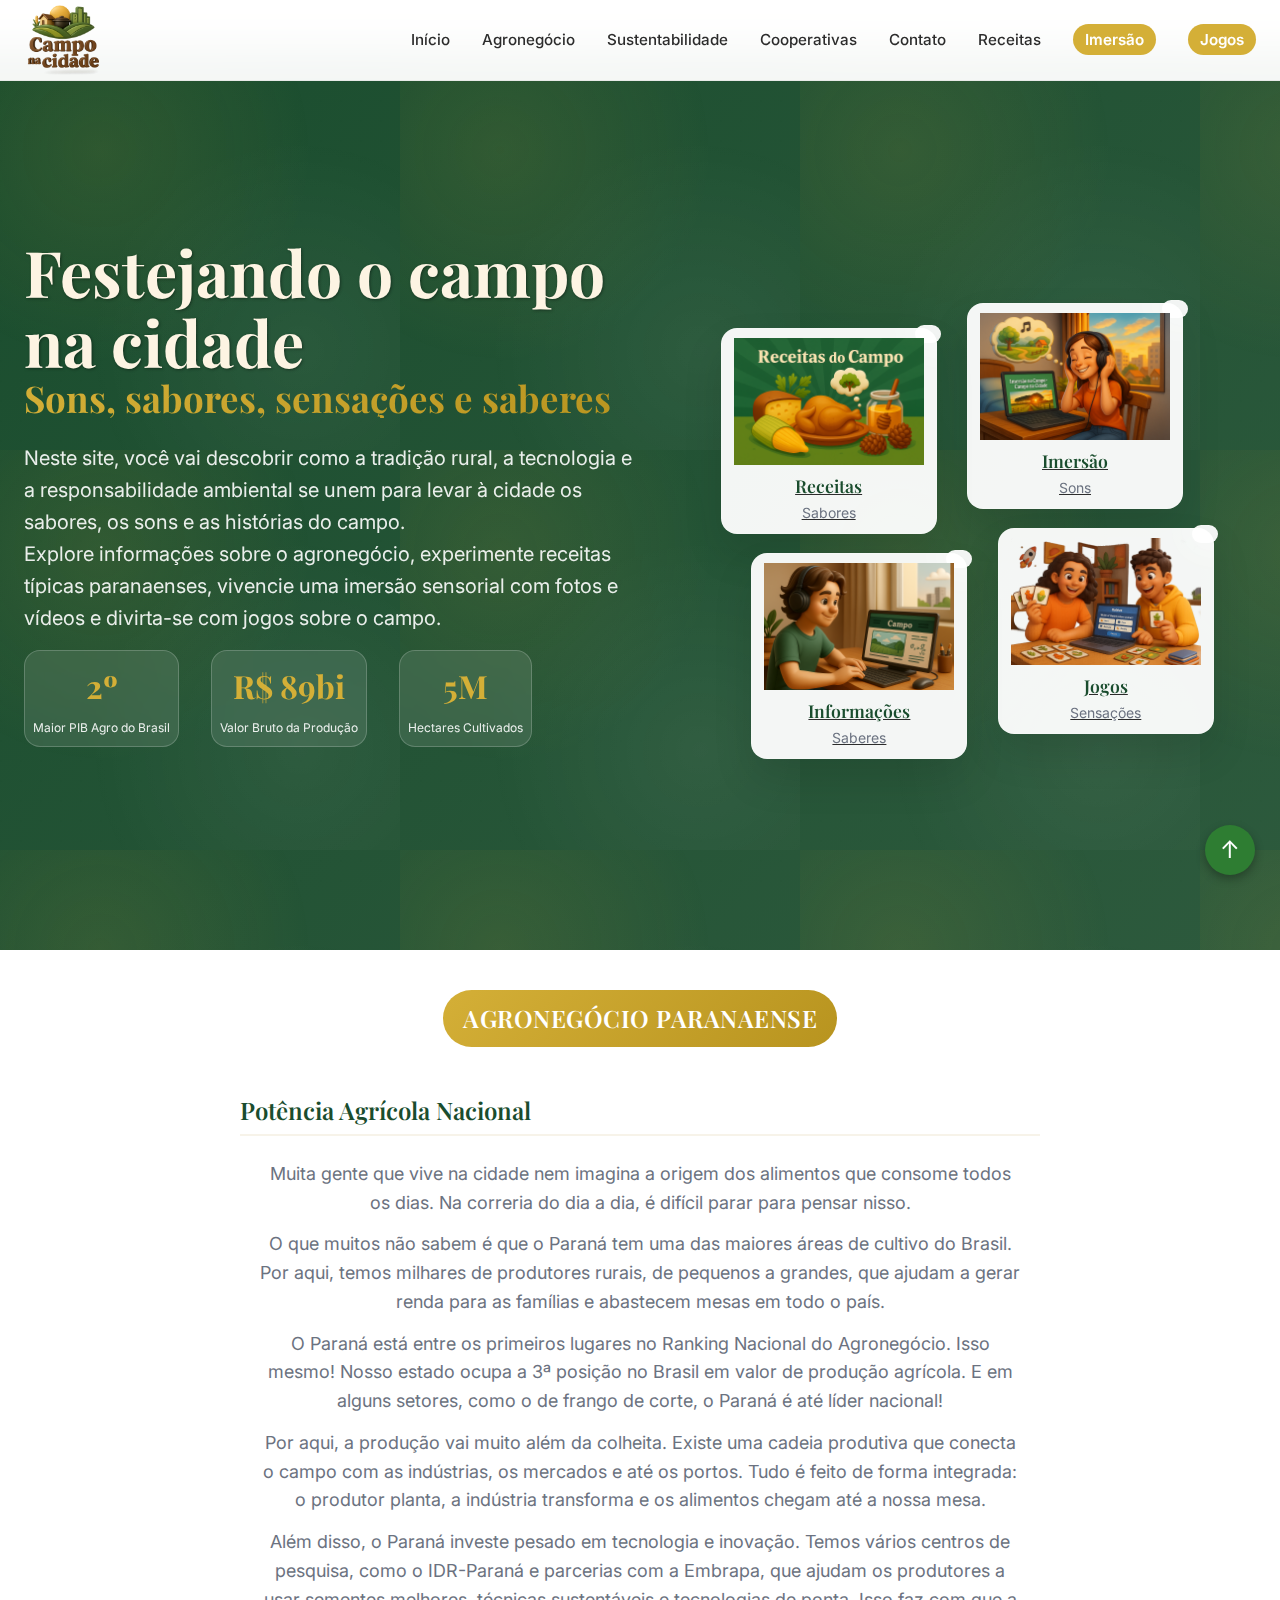
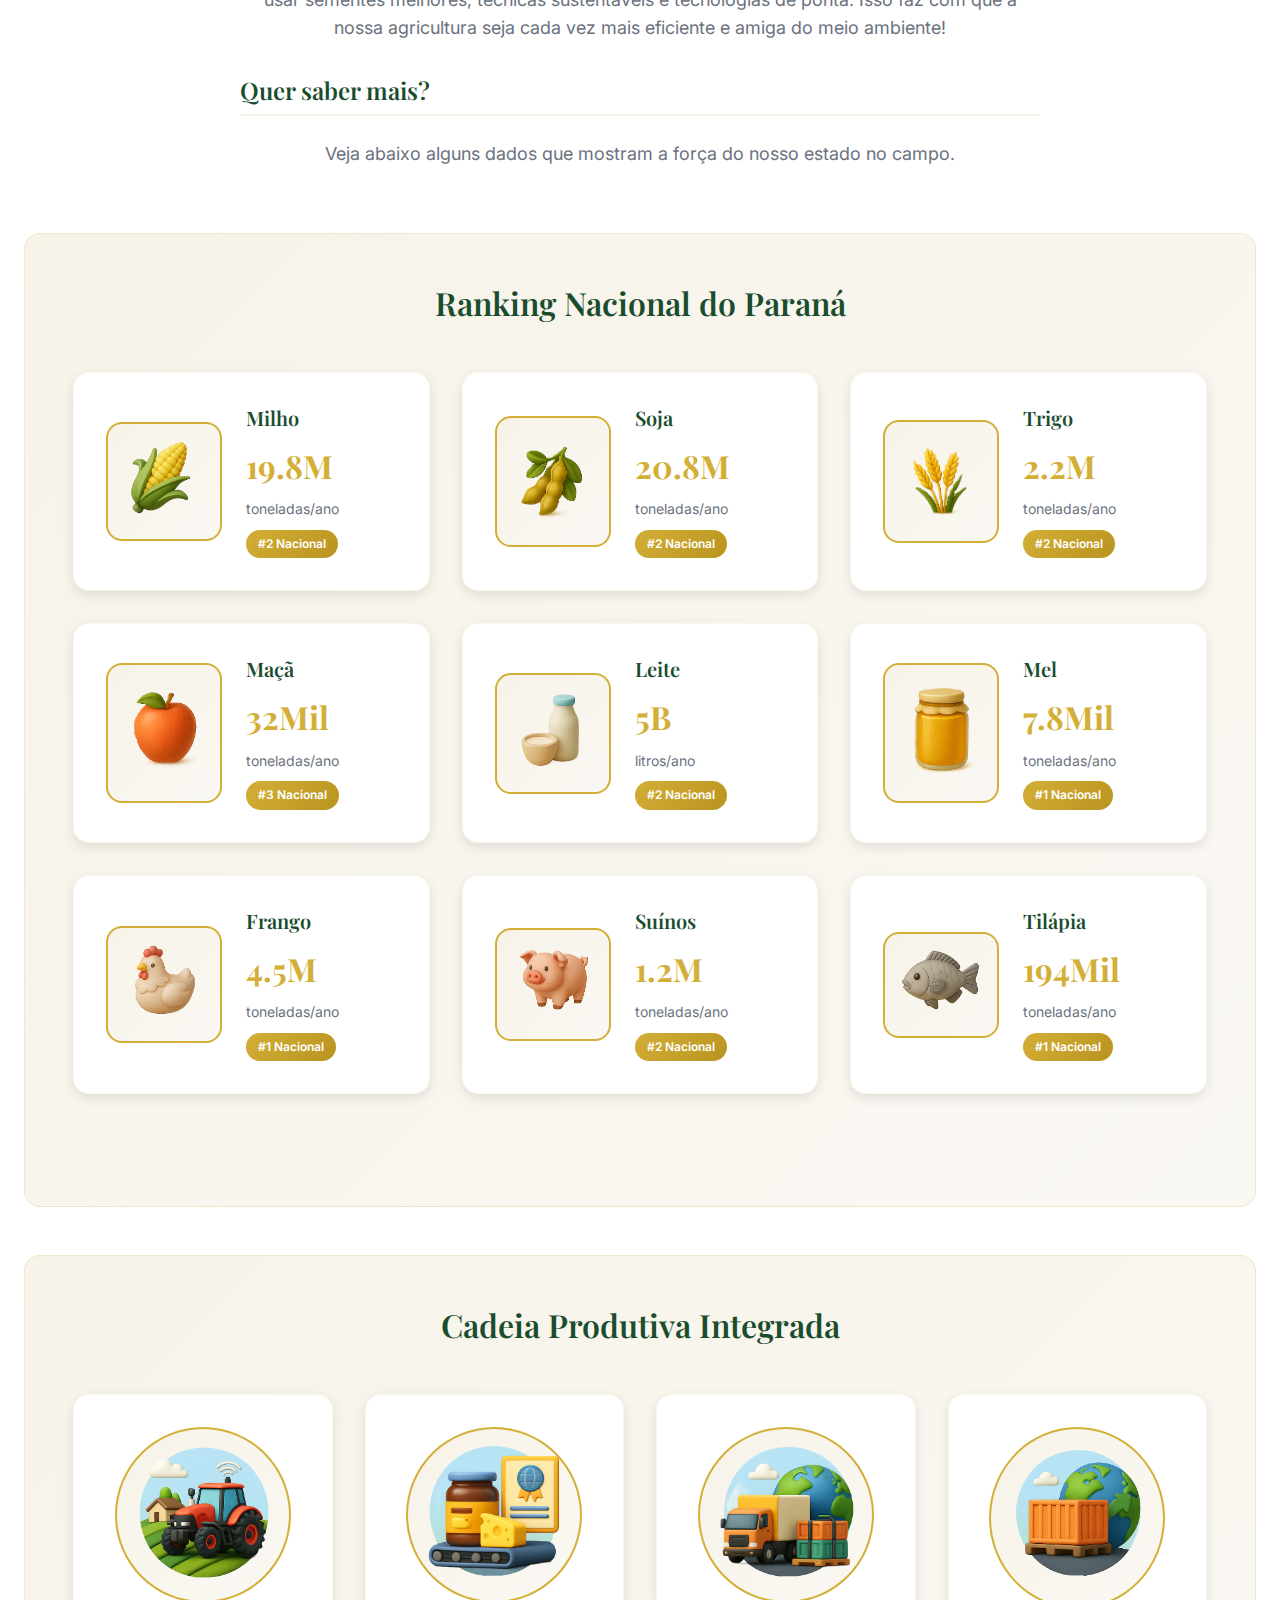
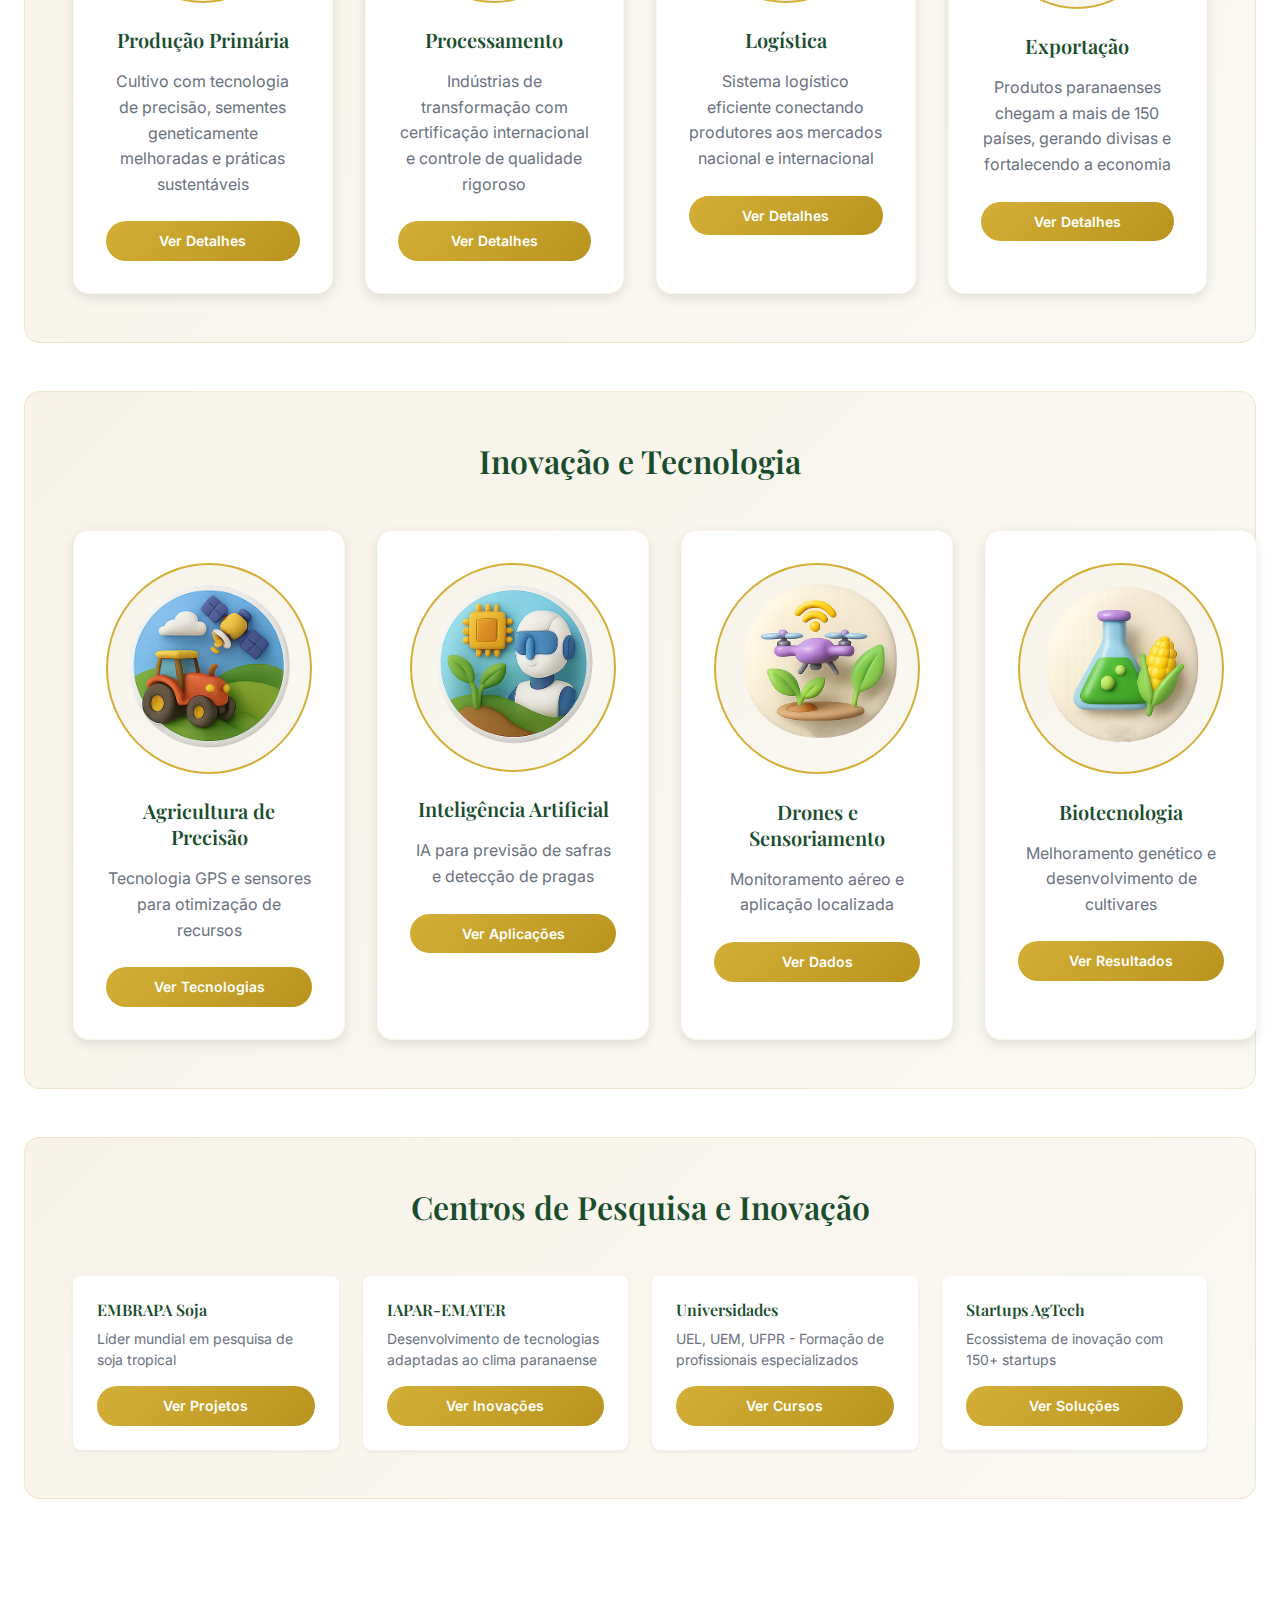
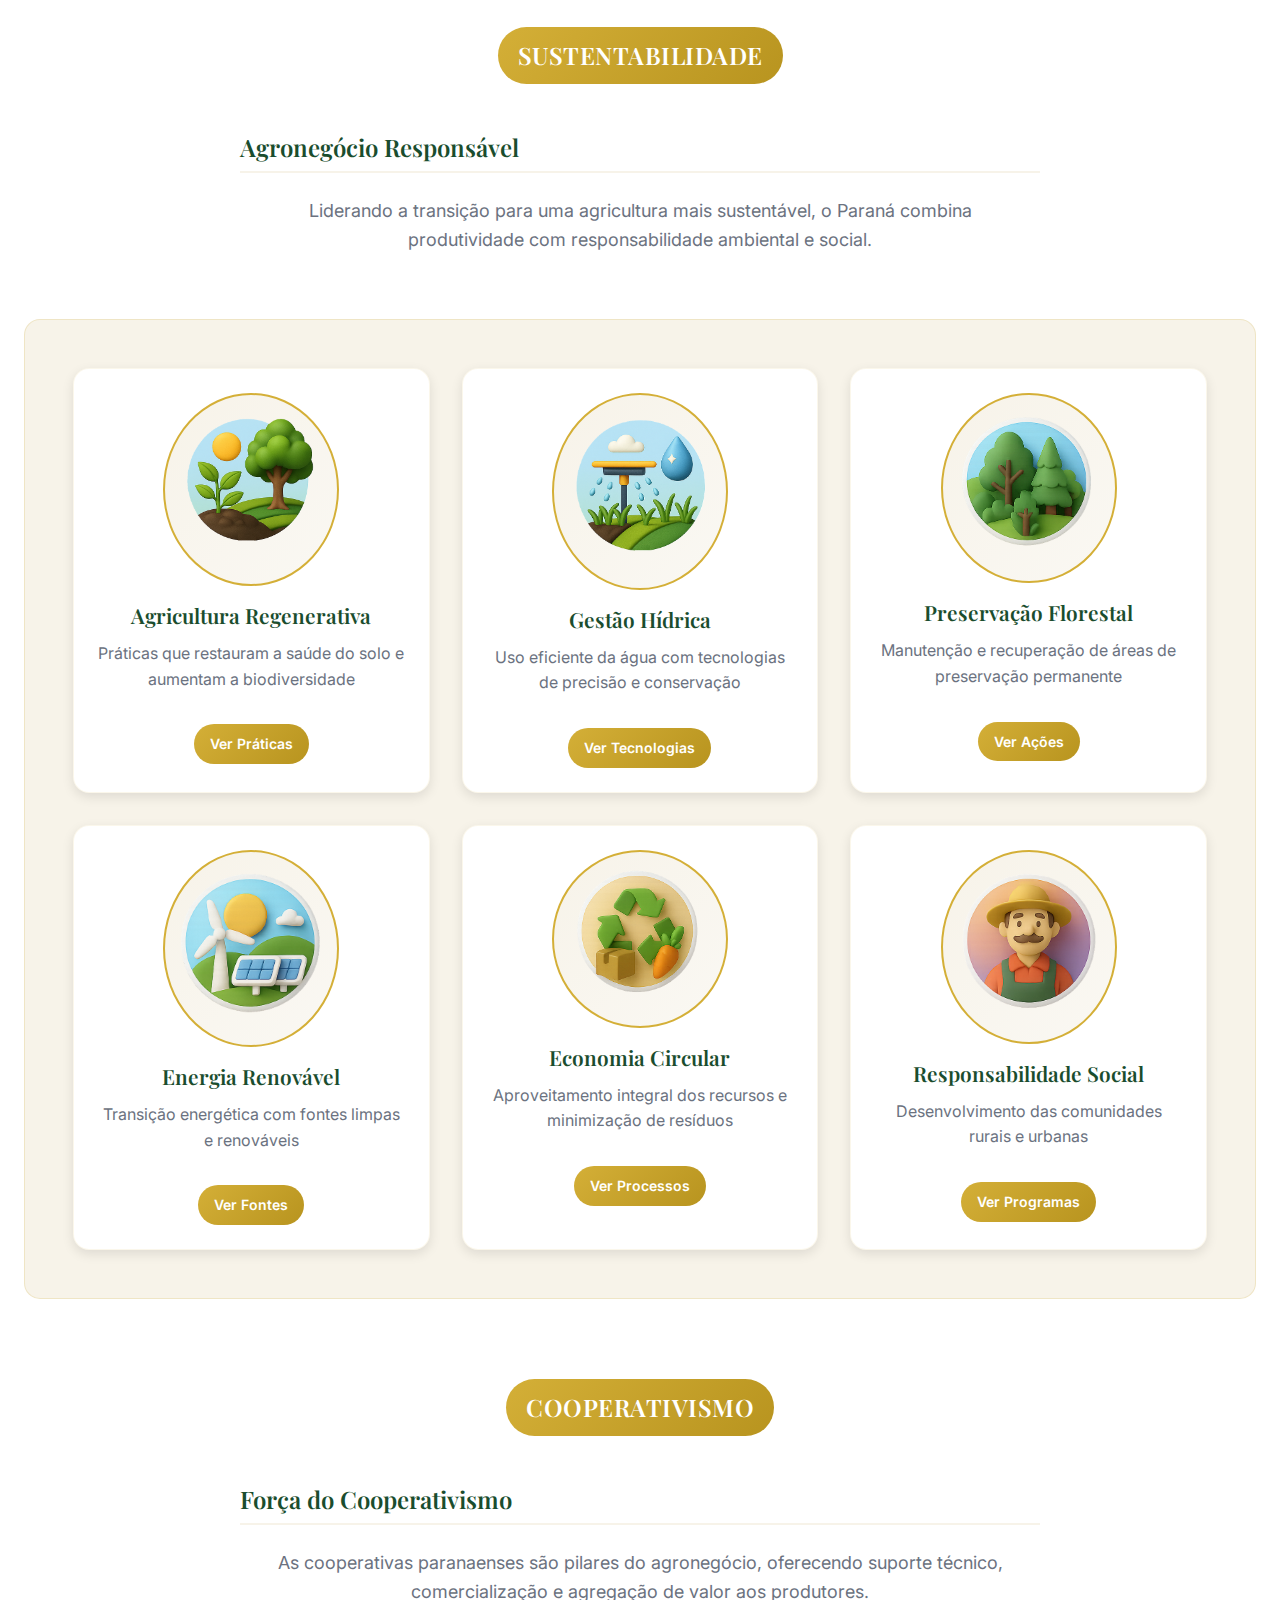
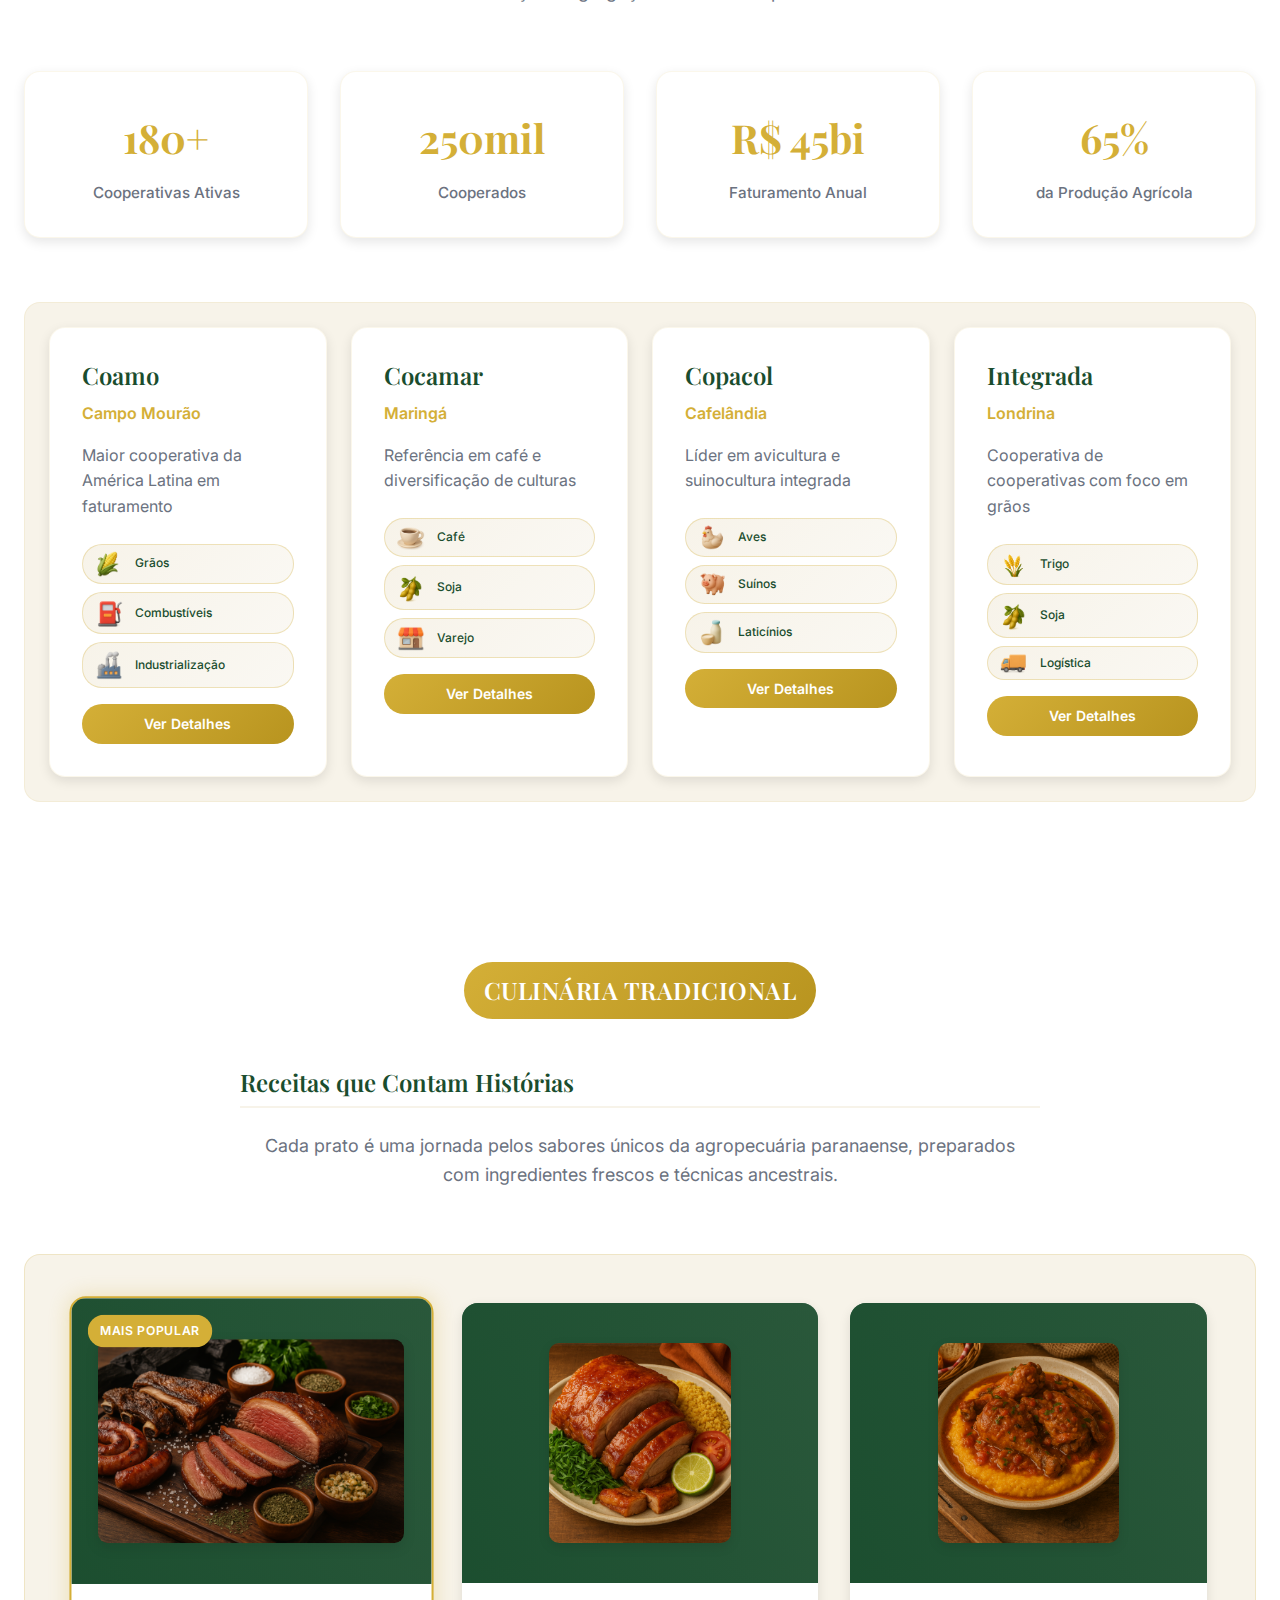
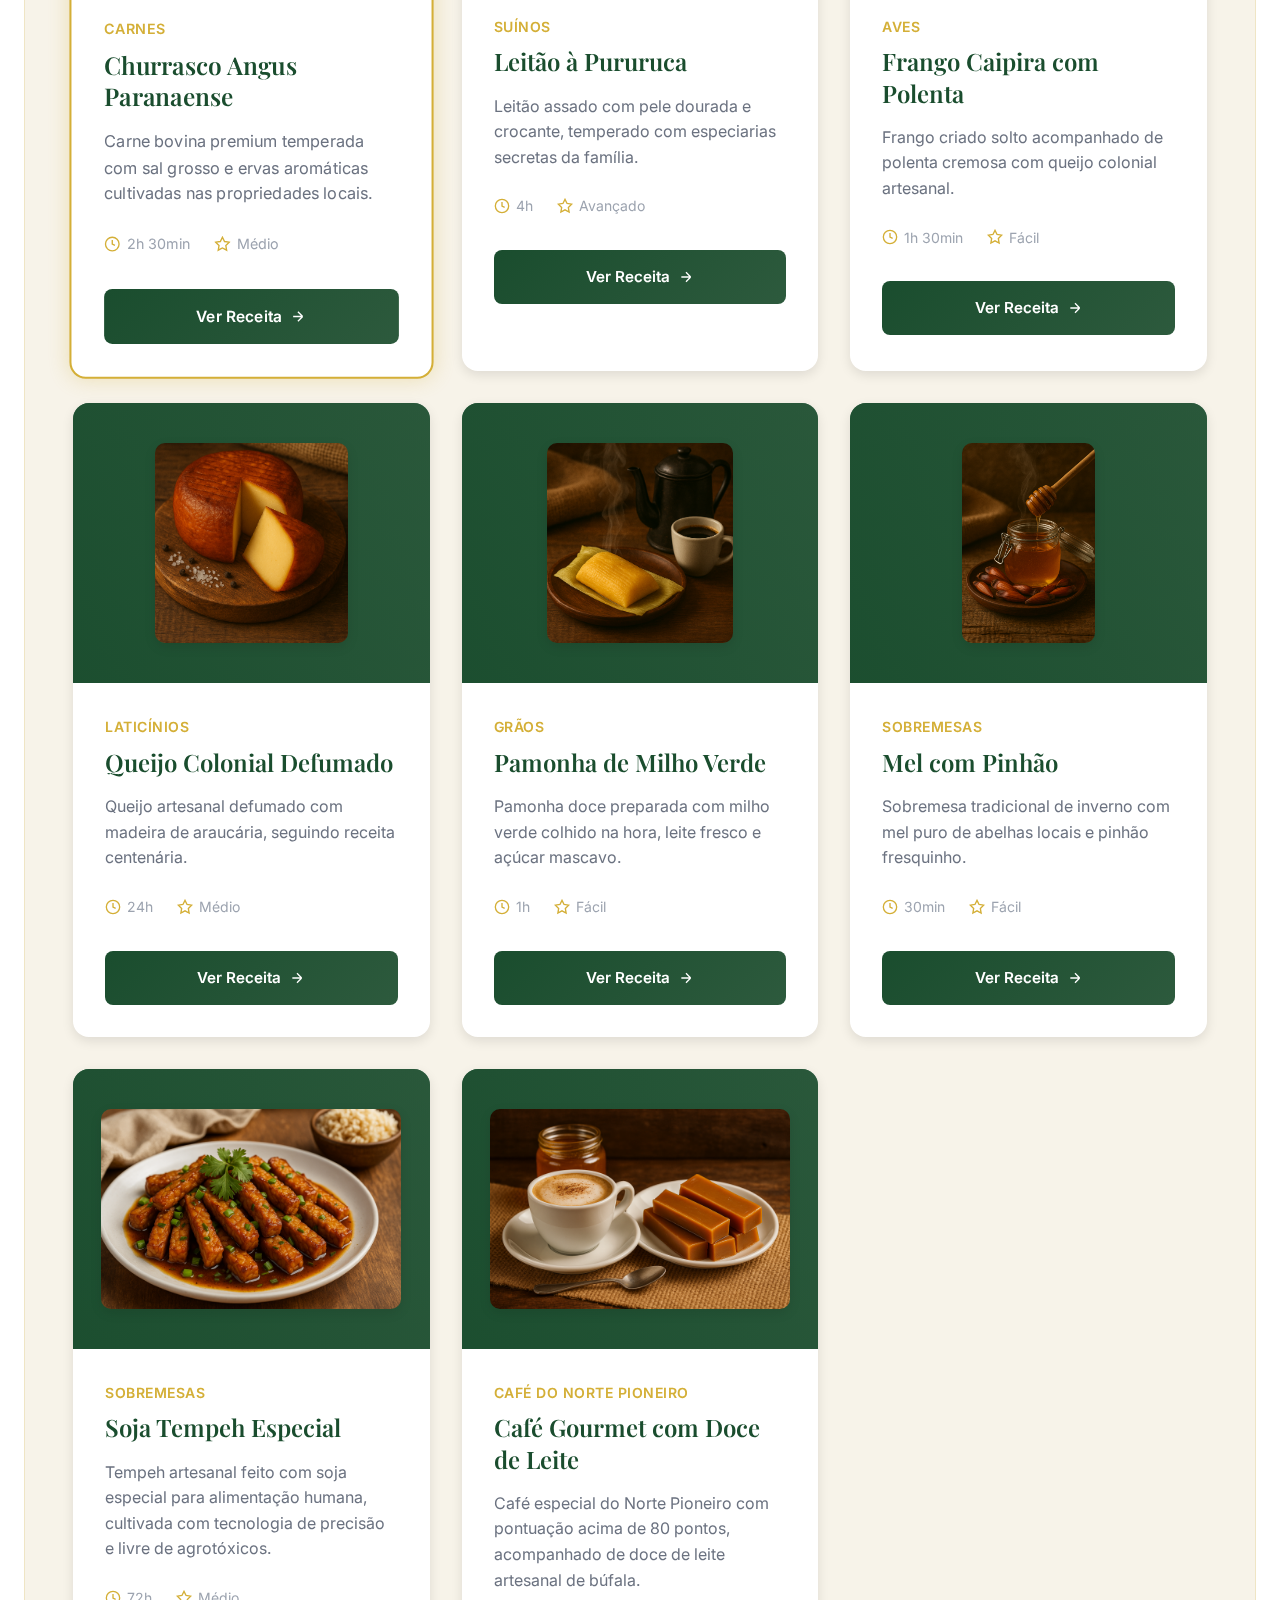
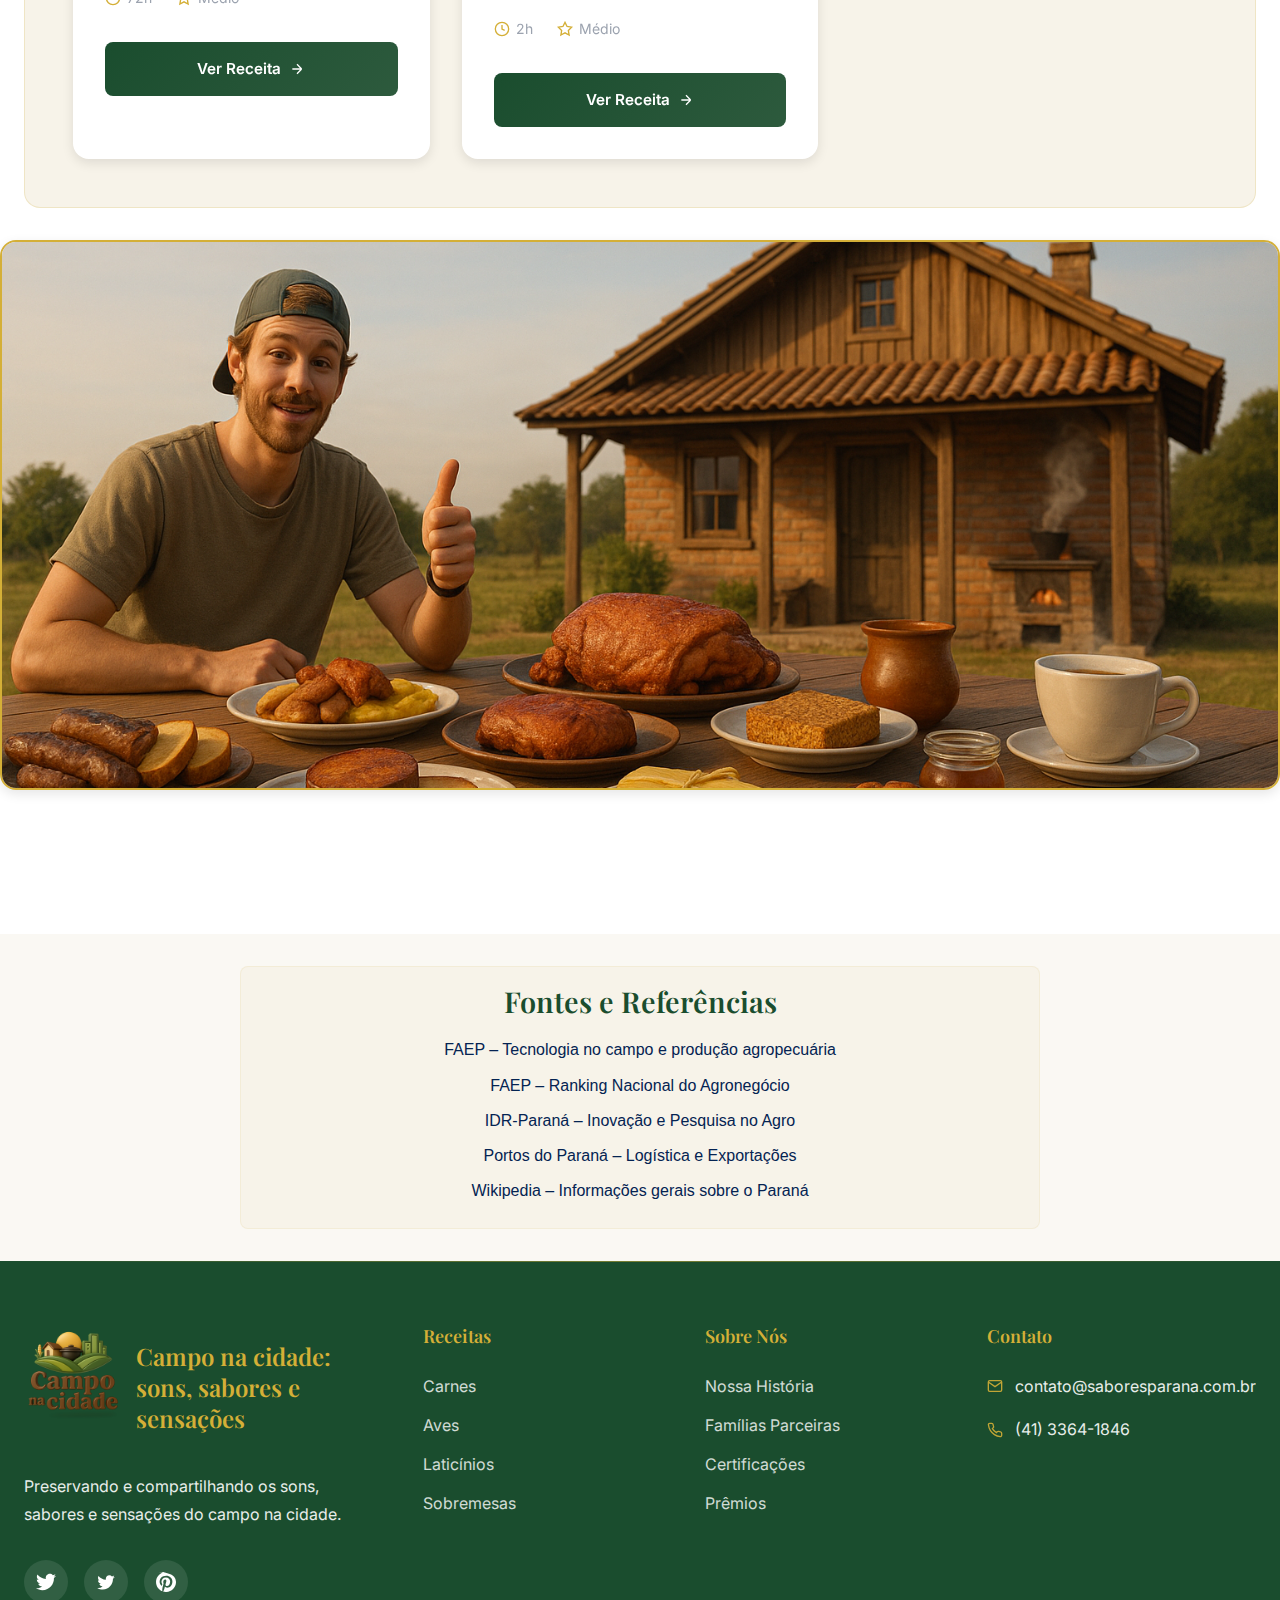
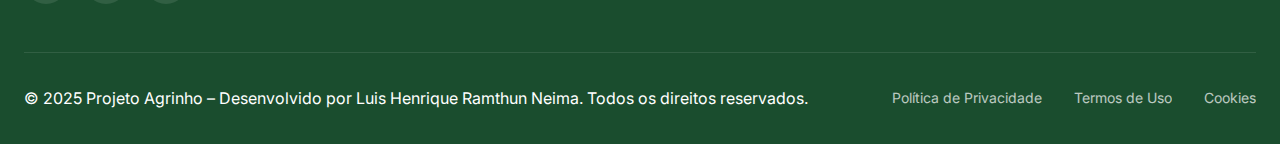
<file: index.html>
<!DOCTYPE html>
<html lang="pt-BR">
<head>
    <meta charset="UTF-8">
    <meta name="viewport" content="width=device-width, initial-scale=1.0">
    <title>Campo na cidade</title>
    <link rel="preconnect" href="https://fonts.googleapis.com">
    <link rel="preconnect" href="https://fonts.gstatic.com" crossorigin>
    <link href="https://fonts.googleapis.com/css2?family=Playfair+Display:wght@400;500;600;700&family=Inter:wght@300;400;500;600;700&display=swap" rel="stylesheet">
    <link rel="stylesheet" href="styles.css">
</head>
<body id="topo">
    <div class="grain-overlay"></div>

        <!-- Checkbox para menu mobile -->
        <input type="checkbox" id="menu-toggle" class="menu-toggle">

    <header class="header">
        <nav class="navbar">
            <div class="nav-container">
                <div class="logo">
                    <img class="logo" src="Imagem/Logo.png" alt="Imagem do campo e da cidade em conexão">
                </div>
                <ul class="nav-menu">
                    <li class="nav-item">
                        <a href="#home" class="nav-link">Início</a>
                    </li>
                    <li class="nav-item">
                        <a href="#agronegocio" class="nav-link">Agronegócio</a>
                    </li>
                    <li class="nav-item">
                        <a href="#sustentabilidade" class="nav-link">Sustentabilidade</a>
                    </li>
                    <li class="nav-item">
                        <a href="#cooperativas" class="nav-link">Cooperativas</a>
                    </li>
                    <li class="nav-item">
                        <a href="#contato" class="nav-link">Contato</a>
                    </li>
                    <li class="nav-item">
                        <a href="#receitas" class="nav-link">Receitas</a>
                    </li>
                    <li class="nav-item">
                        <a href="Imersão.html" class="nav-link external-link">Imersão</a>
                    </li>
                    <li class="nav-item">
                        <a href="jogos.html" class="nav-link external-link">Jogos</a>
                    </li>
                </ul>
                <label for="menu-toggle" class="hamburger">
                    <span class="bar"></span>
                    <span class="bar"></span>
                    <span class="bar"></span>
                </label>
            </div>
        </nav>
    </header>

    <main>
        <section id="home" class="hero">
            <div class="hero-background">
                <div class="hero-pattern"></div>
            </div>
            <div class="hero-content">
                <h1 class="hero-title">
                    Festejando o campo na cidade
                    <span class="hero-highlight">Sons, sabores, sensações e saberes</span>
                </h1>
                <p class="hero-subtitle">
                    Neste site, você vai descobrir como a tradição rural, a tecnologia e a responsabilidade ambiental se unem
                    para levar à cidade os sabores, os sons e as histórias do campo.
                </p>
                <p class="espaço-parágrafo">
                    Explore informações sobre o agronegócio, experimente receitas típicas paranaenses, 
                    vivencie uma imersão sensorial com fotos e vídeos e divirta-se com jogos sobre o campo.
                </p>
                <div class="hero-stats">
                    <div class="stat-item">
                        <span class="stat-number">2º</span>
                        <span class="stat-label">Maior PIB Agro do Brasil</span>
                    </div>
                    <div class="stat-item">
                        <span class="stat-number">R$ 89bi</span>
                        <span class="stat-label">Valor Bruto da Produção</span>
                    </div>
                    <div class="stat-item">
                        <span class="stat-number">5M</span>
                        <span class="stat-label">Hectares Cultivados</span>
                    </div>
                </div>
            </div>
            <div class="hero-visual">
                    <div class="floating-card">
                        <a href="Imersão.html" class="floating-card">
                            <img src="Imagem/Geral1 - Imersao som.png" alt="Uma adoslecente ouvindo sons do campo da aba imersão, sentada no seu quarto, na janela mostrando a cidade e um balão demonstrando os pensamentos, de sons campo" class="floating-card-image">
                            <h3>Imersão</h3>
                            <p>Sons</p>
                        </a>
                    </div>
                    <div class="floating-card floating-card-2">
                        <a href="#receitas" class="floating-card">
                            <img src="Imagem/Geral2 - Receitas.png" alt="Imagem de ingredientes do campo, queijo, frango, pinhão, mel e pamonha" class="floating-card-image">
                            <h3>Receitas</h3>
                            <p>Sabores</p>
                        </a>
                    </div>
                    <div class="floating-card floating-card-3">
                        <a href="jogos.html" class="floating-card">
                            <img src="Imagem/Geral3 - Jogos.png" alt="Dois adolescentes que estão na cidade, jogando o Jogo de Quizizz e o Jogo da Memória com tema do Campo " class="floating-card-image">
                            <h3>Jogos</h3>
                            <p>Sensações</p>
                        </a>
                    </div>
                    <div class="floating-card floating-card-4">
                        <a href="#agronegocio" class="floating-card">
                            <img src="Imagem/Geral4 - Saberes.png" alt="Adolescentes sentado pesquisando informações sobre o campo no computador " class="floating-card-image">
                            <h3>Informações</h3>
                            <p>Saberes</p>
                        </a>
                    </div>
            </div>
        </section>

        <section id="agronegocio" class="agronegocio-section">
            <div class="container">
                <div class="section-header">
                    <span class="section-badge">Agronegócio Paranaense</span>
                    <h2 class="section-title">Potência Agrícola Nacional</h2>
                    <div class="section-subtitle">
                        <p>Muita gente que vive na cidade nem imagina a origem dos alimentos que consome todos os dias. Na correria do dia a dia, é difícil parar para pensar nisso.</p>

                        <p>O que muitos não sabem é que o Paraná tem uma das maiores áreas de cultivo do Brasil. Por aqui, temos milhares de produtores rurais, de pequenos a grandes, que ajudam a gerar renda para as famílias e abastecem mesas em todo o país.</p>

                        <p>O Paraná está entre os primeiros lugares no Ranking Nacional do Agronegócio. Isso mesmo! Nosso estado ocupa a 3ª posição no Brasil em valor de produção agrícola. E em alguns setores, como o de frango de corte, o Paraná é até líder nacional!</p>

                        <p>Por aqui, a produção vai muito além da colheita. Existe uma cadeia produtiva que conecta o campo com as indústrias, os mercados e até os portos. Tudo é feito de forma integrada: o produtor planta, a indústria transforma e os alimentos chegam até a nossa mesa.</p>

                        <p>Além disso, o Paraná investe pesado em tecnologia e inovação. Temos vários centros de pesquisa, como o IDR-Paraná e parcerias com a Embrapa, que ajudam os produtores a usar sementes melhores, técnicas sustentáveis e tecnologias de ponta. Isso faz com que a nossa agricultura seja cada vez mais eficiente e amiga do meio ambiente!</p>
                    </div>
                    <h2 class="section-title">Quer saber mais?</h2>
                    <div class="section-subtitle">
                        <p>Veja abaixo alguns dados que mostram a força do nosso estado no campo.</p>
                    </div>
                </div>
                
                <div class="section-destaque">
                    <h3 class="subsection-title">Ranking Nacional do Paraná</h3>
                    <div class="agro-stats-grid">
                        <div class="agro-stat-card">
                            <div class="stat-icon">
                                <img src="Imagem/agro 1 - milho.png" alt="Imagem de um milho">
                            </div>
                            <div class="stat-content">
                                <h3>Milho</h3>
                                <div class="stat-number">19.8M</div>
                                <div class="stat-unit">toneladas/ano</div>
                                <div class="stat-position">#2 Nacional</div>
                            </div>
                        </div>
                        
                        <div class="agro-stat-card">
                            <div class="stat-icon">
                                <img src="Imagem/agro 2 - soja.png" alt="Imagem de uma soja">
                            </div>
                            <div class="stat-content">
                                <h3>Soja</h3>
                                <div class="stat-number">20.8M</div>
                                <div class="stat-unit">toneladas/ano</div>
                                <div class="stat-position">#2 Nacional</div>
                            </div>
                        </div>

                        <div class="agro-stat-card">
                            <div class="stat-icon">
                                <img src="Imagem/agro 3 - trigo.png" alt="Imagem de uma planta de Trigo">
                            </div>
                            <div class="stat-content">
                                <h3>Trigo</h3>
                                <div class="stat-number">2.2M</div>
                                <div class="stat-unit">toneladas/ano</div>
                                <div class="stat-position">#2 Nacional</div>
                            </div>
                        </div>
                        
                        <div class="agro-stat-card">
                            <div class="stat-icon">
                                <img src="Imagem/agro 4 - Maca.png" alt="Imagem de uma maçã">
                            </div>
                            <div class="stat-content">
                                <h3>Maçã</h3>
                                <div class="stat-number">32Mil</div>
                                <div class="stat-unit">toneladas/ano</div>
                                <div class="stat-position">#3 Nacional</div>
                            </div>
                        </div>

                        <div class="agro-stat-card">
                            <div class="stat-icon">
                                <img src="Imagem/agro 5 - Leite.png" alt="Imagem de uma jarra e xícara de leite">
                            </div>
                            <div class="stat-content">
                                <h3>Leite</h3>
                                <div class="stat-number">5B</div>
                                <div class="stat-unit">litros/ano</div>
                                <div class="stat-position">#2 Nacional</div>
                            </div>
                        </div>

                        <div class="agro-stat-card">
                            <div class="stat-icon">
                                <img src="Imagem/agro 6 - Mel.png" alt="Imagem de um pote de mel">
                            </div>
                            <div class="stat-content">
                                <h3>Mel</h3>
                                <div class="stat-number">7.8Mil</div>
                                <div class="stat-unit">toneladas/ano</div>
                                <div class="stat-position">#1 Nacional</div>
                            </div>
                        </div>

                        <div class="agro-stat-card">
                            <div class="stat-icon">
                                <img src="Imagem/agro 7 - Frango.png" alt="Imagem de um frango">
                            </div>
                            <div class="stat-content">
                                <h3>Frango</h3>
                                <div class="stat-number">4.5M</div>
                                <div class="stat-unit">toneladas/ano</div>
                                <div class="stat-position">#1 Nacional</div>
                            </div>
                        </div>
                        
                        <div class="agro-stat-card">
                            <div class="stat-icon">
                                <img src="Imagem/agro 8 - Suino.png" alt="Imagem de um Suíno">
                            </div>
                            <div class="stat-content">
                                <h3>Suínos</h3>
                                <div class="stat-number">1.2M</div>
                                <div class="stat-unit">toneladas/ano</div>
                                <div class="stat-position">#2 Nacional</div>
                            </div>
                        </div>
                        
                        <div class="agro-stat-card">
                            <div class="stat-icon">
                                <img src="Imagem/agro 9 - Peixe.png" alt="Imagem de um Peixe tilápia">
                            </div>
                            <div class="stat-content">
                                <h3>Tilápia</h3>
                                <div class="stat-number">194Mil</div>
                                <div class="stat-unit">toneladas/ano</div>
                                <div class="stat-position">#1 Nacional</div>
                            </div>
                        </div>  
                    </div>
                </div>
                
                <div class="section-destaque">
                    <h3 class="subsection-title">Cadeia Produtiva Integrada</h3>
                    <div class="cadeia-grid">
                        <div class="cadeia-item">
                            <div class="cadeia-icon">
                                <img src="Imagem/icone 1 - Producao primaria.png" alt="Uma imagem de um trator, uma casa e símbolo de conexão, no campo aberto">
                            </div>
                            <h4>Produção Primária</h4>
                            <p>Cultivo com tecnologia de precisão, sementes geneticamente melhoradas e práticas sustentáveis</p>
                            <details class="cadeia-details">
                                <summary>Ver Detalhes</summary>
                                <ul class="cadeia-features">
                                    <li>GPS e drones para monitoramento</li>
                                    <li>Análise de solo computadorizada</li>
                                    <li>Irrigação inteligente</li>
                                    <li>Sementes híbridas de alta performance</li>
                                    <li>Controle biológico de pragas</li>
                                </ul>
                            </details>
                        </div>
                        
                        <div class="cadeia-item">
                            <div class="cadeia-icon">
                                <img src="Imagem/icone 2 - Processamento.png" alt="Uma imagem de queijo e um pote de queijo processado em cima de uma esteira e um certificado de qualidade, representando o processamento, ">
                            </div>
                            <h4>Processamento</h4>
                            <p>Indústrias de transformação com certificação internacional e controle de qualidade rigoroso</p>
                            <details class="cadeia-details">
                                <summary>Ver Detalhes</summary>
                                <ul class="cadeia-features">
                                    <li>Certificação ISO 22000</li>
                                    <li>Rastreabilidade completa</li>
                                    <li>Controle sanitário avançado</li>
                                    <li>Tecnologia de conservação</li>
                                    <li>Agregação de valor</li>
                                </ul>
                            </details>
                        </div>
                        
                        <div class="cadeia-item">
                            <div class="cadeia-icon">
                                <img src="Imagem/icone 3 - Logistica.png" alt="Uma imagem com um caminhão baú, um planeta Terra e pacotes, representando a logística">
                            </div>
                            <h4>Logística</h4>
                            <p>Sistema logístico eficiente conectando produtores aos mercados nacional e internacional</p>
                            <details class="cadeia-details">
                                <summary>Ver Detalhes</summary>
                                <ul class="cadeia-features">
                                    <li>Portos de Paranaguá e Antonina</li>
                                    <li>Malha rodoviária estratégica</li>
                                    <li>Armazéns climatizados</li>
                                    <li>Sistemas de rastreamento</li>
                                    <li>Logística reversa</li>
                                </ul>
                            </details>
                        </div>
                        
                        <div class="cadeia-item">
                            <div class="cadeia-icon">
                                <img src="Imagem/icone 4 -  Exportacao.png" alt="Uma imagem de pacote e o planeta Terra, representando a exportação">
                            </div>
                            <h4>Exportação</h4>
                            <p>Produtos paranaenses chegam a mais de 150 países, gerando divisas e fortalecendo a economia</p>
                            <details class="cadeia-details">
                                <summary>Ver Detalhes</summary>
                                <ul class="cadeia-features">
                                    <li>US$ 12 bilhões em exportações</li>
                                    <li>150+ países atendidos</li>
                                    <li>Certificações internacionais</li>
                                    <li>Acordos comerciais</li>
                                    <li>Marca Paraná no exterior</li>
                                </ul>
                            </details>
                        </div>
                    </div>
                </div>
                
                <div class="section-destaque">
                    <h3 class="subsection-title">Inovação e Tecnologia</h3>
                    <div class="tecnologia-content">
                        <div class="tech-grid">
                            <div class="tech-card">
                                <div class="tech-icon">
                                    <img src="Imagem/icone 11 -  Agricultura de Precisao.png" alt="Uma imagem de um satélite e um caminhão em cominicação no campo">
                                </div>
                                <h3>Agricultura de Precisão</h3>
                                <p>Tecnologia GPS e sensores para otimização de recursos</p>
                                <details class="tech-details">
                                    <summary>Ver Tecnologias</summary>
                                    <div class="tech-stats">
                                        <div class="tech-stat">
                                            <span class="tech-number">85%</span>
                                            <span class="tech-label">das propriedades utilizam GPS</span>
                                        </div>
                                        <div class="tech-stat">
                                            <span class="tech-number">30%</span>
                                            <span class="tech-label">redução no uso de insumos</span>
                                        </div>
                                    </div>
                                </details>
                            </div>
                            
                            <div class="tech-card">
                                <div class="tech-icon">
                                    <img src="Imagem/icone 12 -  Inteligencia Artificial.png" alt="Uma imagem de um robo, um chip e uma planta, no campo">
                                </div>
                                <h3>Inteligência Artificial</h3>
                                <p>IA para previsão de safras e detecção de pragas</p>
                                <details class="tech-details">
                                    <summary>Ver Aplicações</summary>
                                    <div class="tech-stats">
                                        <div class="tech-stat">
                                            <span class="tech-number">95%</span>
                                            <span class="tech-label">precisão na detecção de pragas</span>
                                        </div>
                                        <div class="tech-stat">
                                            <span class="tech-number">25%</span>
                                            <span class="tech-label">aumento na produtividade</span>
                                        </div>
                                    </div>
                                </details>
                            </div>
                            
                            <div class="tech-card">
                                <div class="tech-icon">
                                    <img src="Imagem/icone 13 -  Drones e Sensoriamento.png" alt="Uma imagem de um drone em comunicação com o campo">
                                </div>
                                <h3>Drones e Sensoriamento</h3>
                                <p>Monitoramento aéreo e aplicação localizada</p>
                                <details class="tech-details">
                                    <summary>Ver Dados</summary>
                                    <div class="tech-stats">
                                        <div class="tech-stat">
                                            <span class="tech-number">5.000+</span>
                                            <span class="tech-label">drones em operação</span>
                                        </div>
                                        <div class="tech-stat">
                                            <span class="tech-number">60%</span>
                                            <span class="tech-label">redução no tempo de aplicação</span>
                                        </div>
                                    </div>
                                </details>
                            </div>
                            
                            <div class="tech-card">
                                <div class="tech-icon">
                                    <img src="Imagem/icone 14 -  Biotecnologia.png" alt="Uma imagem de Erlenmeyer e um milho">
                                </div>
                                <h3>Biotecnologia</h3>
                                <p>Melhoramento genético e desenvolvimento de cultivares</p>
                                <details class="tech-details">
                                    <summary>Ver Resultados</summary>
                                    <div class="tech-stats">
                                        <div class="tech-stat">
                                            <span class="tech-number">200+</span>
                                            <span class="tech-label">cultivares desenvolvidas</span>
                                        </div>
                                        <div class="tech-stat">
                                            <span class="tech-number">40%</span>
                                            <span class="tech-label">aumento na resistência</span>
                                        </div>
                                    </div>
                                </details>
                            </div>
                        </div>
                    </div>
                </div>

                <div class="section-destaque">
                    <h3 class="subsection-title">Centros de Pesquisa e Inovação</h3>
                    <div class="centros-grid">
                        <div class="centro-item">
                            <h4>EMBRAPA Soja</h4>
                            <p>Líder mundial em pesquisa de soja tropical</p>
                            <details class="centro-details">
                                <summary>Ver Projetos</summary>
                                <ul class="centro-features">
                                    <li>Desenvolvimento de cultivares resistentes</li>
                                    <li>Pesquisa em fixação biológica de nitrogênio</li>
                                    <li>Tecnologias de processamento</li>
                                </ul>
                            </details>
                        </div>
                        <div class="centro-item">
                            <h4>IAPAR-EMATER</h4>
                            <p>Desenvolvimento de tecnologias adaptadas ao clima paranaense</p>
                            <details class="centro-details">
                                <summary>Ver Inovações</summary>
                                <ul class="centro-features">
                                    <li>Variedades adaptadas ao clima subtropical</li>
                                    <li>Sistemas integrados de produção</li>
                                    <li>Assistência técnica especializada</li>
                                </ul>
                            </details>
                        </div>
                        <div class="centro-item">
                            <h4>Universidades</h4>
                            <p>UEL, UEM, UFPR - Formação de profissionais especializados</p>
                            <details class="centro-details">
                                <summary>Ver Cursos</summary>
                                <ul class="centro-features">
                                    <li>Agronomia e Engenharia Agrícola</li>
                                    <li>Zootecnia e Medicina Veterinária</li>
                                    <li>Pós-graduação em Agronegócio</li>
                                </ul>
                            </details>
                        </div>
                        <div class="centro-item">
                            <h4>Startups AgTech</h4>
                            <p>Ecossistema de inovação com 150+ startups</p>
                            <details class="centro-details">
                                <summary>Ver Soluções</summary>
                                <ul class="centro-features">
                                    <li>Aplicativos de gestão agrícola</li>
                                    <li>Sensores IoT para monitoramento</li>
                                    <li>Plataformas de comercialização</li>
                                </ul>
                            </details>
                        </div>
                    </div>
                </div>
            </div>
        </section>

        <section id="sustentabilidade" class="sustentabilidade-section">
            <div class="container">
                <div class="section-header">
                    <span class="section-badge">Sustentabilidade</span>
                    <h2 class="section-title">Agronegócio Responsável</h2>
                    <p class="section-subtitle">
                        Liderando a transição para uma agricultura mais sustentável, 
                        o Paraná combina produtividade com responsabilidade ambiental e social.
                    </p>
                </div>
                
                <div class="sustentabilidade-grid">
                    <div class="sustentabilidade-card">
                        <div class="sustent-icon">
                            <img src="Imagem/icone 5 -  Agricultura Regenerativa.png" alt="Imagem de uma paisagem, com uma árvore, uma planta e o sol">
                        </div>
                        <h3>Agricultura Regenerativa</h3>
                        <p>Práticas que restauram a saúde do solo e aumentam a biodiversidade</p>
                        <details class="sustent-details">
                            <summary>Ver Práticas</summary>
                            <ul class="sustent-features">
                                <li>Sistema Plantio Direto em 85% da área</li>
                                <li>Rotação de culturas obrigatória</li>
                                <li>Cobertura vegetal permanente</li>
                                <li>Redução de 40% no uso de defensivos</li>
                                <li>Aumento de 25% na matéria orgânica</li>
                            </ul>
                        </details>
                    </div>
                    
                    <div class="sustentabilidade-card">
                        <div class="sustent-icon">
                            <img src="Imagem/icone 6 -  Gestao Hidrica.png" alt="Imagem de uma lavoura sendo irrigada por uma sistema rotatório">
                        </div>
                        <h3>Gestão Hídrica</h3>
                        <p>Uso eficiente da água com tecnologias de precisão e conservação</p>
                        <details class="sustent-details">
                            <summary>Ver Tecnologias</summary>
                            <ul class="sustent-features">
                                <li>Irrigação por gotejamento</li>
                                <li>Sensores de umidade do solo</li>
                                <li>Captação de água da chuva</li>
                                <li>Tratamento de efluentes</li>
                                <li>Redução de 30% no consumo</li>
                            </ul>
                        </details>
                    </div>
                    
                    <div class="sustentabilidade-card">
                        <div class="sustent-icon">
                            <img src="Imagem/icone 7 -  Preservacao Florestal.png" alt="Imagem de uma floresta">
                        </div>
                        <h3>Preservação Florestal</h3>
                        <p>Manutenção e recuperação de áreas de preservação permanente</p>
                        <details class="sustent-details">
                            <summary>Ver Ações</summary>
                            <ul class="sustent-features">
                                <li>20% de área preservada</li>
                                <li>Corredores ecológicos</li>
                                <li>Reflorestamento com espécies nativas</li>
                                <li>Programa de PSA</li>
                                <li>Recuperação de nascentes</li>
                            </ul>
                        </details>
                    </div>
                    
                    <div class="sustentabilidade-card">
                        <div class="sustent-icon">
                            <img src="Imagem/icone 8 -  Energia Renovavel.png" alt="Imagem que representa a geração de energia eólica e energia solar">
                        </div>
                        <h3>Energia Renovável</h3>
                        <p>Transição energética com fontes limpas e renováveis</p>
                        <details class="sustent-details">
                            <summary>Ver Fontes</summary>
                            <ul class="sustent-features">
                                <li>Energia solar em 60% das propriedades</li>
                                <li>Biogás de dejetos animais</li>
                                <li>Biomassa de resíduos agrícolas</li>
                                <li>Redução de 50% na pegada de carbono</li>
                                <li>Autossuficiência energética</li>
                            </ul>
                        </details>
                    </div>
                    
                    <div class="sustentabilidade-card">
                        <div class="sustent-icon">
                            <img src="Imagem/icone 9 -  Economia Circular.png" alt="Imagem que representa a sustentabilidade">
                        </div>
                        <h3>Economia Circular</h3>
                        <p>Aproveitamento integral dos recursos e minimização de resíduos</p>
                        <details class="sustent-details">
                            <summary>Ver Processos</summary>
                            <ul class="sustent-features">
                                <li>Compostagem de resíduos orgânicos</li>
                                <li>Reciclagem de embalagens</li>
                                <li>Reaproveitamento de subprodutos</li>
                                <li>Logística reversa implementada</li>
                                <li>Zero desperdício</li>
                            </ul>
                        </details>
                    </div>
                    
                    <div class="sustentabilidade-card">
                        <div class="sustent-icon">
                            <img src="Imagem/icone 10 -  Responsabilidade Social.png" alt="Imagem de um agricultor">
                        </div>
                        <h3>Responsabilidade Social</h3>
                        <p>Desenvolvimento das comunidades rurais e urbanas</p>
                        <details class="sustent-details">
                            <summary>Ver Programas</summary>
                            <ul class="sustent-features">
                                <li>Programas de capacitação</li>
                                <li>Geração de 1,2M empregos</li>
                                <li>Apoio à agricultura familiar</li>
                                <li>Investimento em educação rural</li>
                                <li>Inclusão digital no campo</li>
                            </ul>
                        </details>
                    </div>
                </div>
            </div>
        </section>

        <section id="cooperativas" class="cooperativas-section">
            <div class="container">
                <div class="section-header">
                    <span class="section-badge">Cooperativismo</span>
                    <h2 class="section-title">Força do Cooperativismo</h2>
                    <p class="section-subtitle">
                        As cooperativas paranaenses são pilares do agronegócio, 
                        oferecendo suporte técnico, comercialização e agregação de valor aos produtores.
                    </p>
                </div>
                
                <div class="cooperativas-stats">
                    <div class="coop-stat">
                        <div class="coop-number">180+</div>
                        <div class="coop-label">Cooperativas Ativas</div>
                    </div>
                    <div class="coop-stat">
                        <div class="coop-number">250mil</div>
                        <div class="coop-label">Cooperados</div>
                    </div>
                    <div class="coop-stat">
                        <div class="coop-number">R$ 45bi</div>
                        <div class="coop-label">Faturamento Anual</div>
                    </div>
                    <div class="coop-stat">
                        <div class="coop-number">65%</div>
                        <div class="coop-label">da Produção Agrícola</div>
                    </div>
                </div>
                
                <div class="cooperativas-grid">
                    <div class="cooperativa-card">
                        <h3>Coamo</h3>
                        <p class="coop-location">Campo Mourão</p>
                        <p class="coop-description">Maior cooperativa da América Latina em faturamento</p>
                        <div class="coop-highlights">
                            <span class="highlight-item">
                                <img src="Imagem/agro 1 - milho.png" alt="Uma imagem de um milho representando os grãos" class="coop-icon-img">
                                Grãos
                            </span>
                            <span class="highlight-item">
                                <img src="Imagem/agro 10 - combustivel.png" alt="Uma imagem de um tanque de Combustíveis" class="coop-icon-img">
                                Combustíveis
                            </span>
                            <span class="highlight-item">
                                <img src="Imagem/agro 11 - industria.png" alt="Uma imagem de uma indústria" class="coop-icon-img">
                                Industrialização
                            </span>
                        </div>
                        <details class="coop-details">
                            <summary>Ver Detalhes</summary>
                            <ul class="coop-features">
                                <li>Faturamento: R$ 15 bilhões/ano</li>
                                <li>28 mil cooperados</li>
                                <li>Presença em 4 estados</li>
                                <li>Líder em recebimento de soja</li>
                            </ul>
                        </details>
                    </div>
                    
                    <div class="cooperativa-card">
                        <h3>Cocamar</h3>
                        <p class="coop-location">Maringá</p>
                        <p class="coop-description">Referência em café e diversificação de culturas</p>
                        <div class="coop-highlights">
                            <span class="highlight-item">
                                <img src="Imagem/agro 12 - cafe.png" alt="Imagem de uma xícara de café" class="coop-icon-img">
                                Café
                            </span>
                            <span class="highlight-item">
                                <img src="Imagem/agro 2 - soja.png" alt="Imagem de uma soja" class="coop-icon-img">
                                Soja
                            </span>
                            <span class="highlight-item">
                                <img src="Imagem/agro 13 - varejo.png" alt="Imagem de um prédio comercial" class="coop-icon-img">
                                Varejo
                            </span>
                        </div>
                        <details class="coop-details">
                            <summary>Ver Detalhes</summary>
                            <ul class="coop-features">
                                <li>Faturamento: R$ 8 bilhões/ano</li>
                                <li>15 mil cooperados</li>
                                <li>Líder em café especial</li>
                                <li>Rede de supermercados</li>
                            </ul>
                        </details>
                    </div>
                    
                    <div class="cooperativa-card">
                        <h3>Copacol</h3>
                        <p class="coop-location">Cafelândia</p>
                        <p class="coop-description">Líder em avicultura e suinocultura integrada</p>
                        <div class="coop-highlights">
                            <span class="highlight-item">
                                <img src="Imagem/agro 7 - Frango.png" alt="Imagem de um frango" class="coop-icon-img">
                                Aves
                            </span>
                            <span class="highlight-item">
                                <img src="Imagem/agro 8 - Suino.png" alt="Imagem de um suíno" class="coop-icon-img">
                                Suínos
                            </span>
                            <span class="highlight-item">
                                <img src="Imagem/agro 5 - Leite.png" alt="Imagem de um litro e uma xícara de leite" class="coop-icon-img">
                                Laticínios
                            </span>
                        </div>
                        <details class="coop-details">
                            <summary>Ver Detalhes</summary>
                            <ul class="coop-features">
                                <li>Faturamento: R$ 6 bilhões/ano</li>
                                <li>12 mil cooperados</li>
                                <li>Integração vertical completa</li>
                                <li>Exportação para 40 países</li>
                            </ul>
                        </details>
                    </div>
                    
                    <div class="cooperativa-card">
                        <h3>Integrada</h3>
                        <p class="coop-location">Londrina</p>
                        <p class="coop-description">Cooperativa de cooperativas com foco em grãos</p>
                        <div class="coop-highlights">
                            <span class="highlight-item">
                                <img src="Imagem/agro 3 - trigo.png" alt="Imagem de um trigo" class="coop-icon-img">
                                Trigo
                            </span>
                            <span class="highlight-item">
                                <img src="Imagem/agro 2 - soja.png" alt="Imagem de uma soja" class="coop-icon-img">
                                Soja
                            </span>
                            <span class="highlight-item">
                                <img src="Imagem/agro 13 - logistica.png" alt="Imagem de um caminhão baú" class="coop-icon-img">
                                Logística
                            </span>
                        </div>
                        <details class="coop-details">
                            <summary>Ver Detalhes</summary>
                            <ul class="coop-features">
                                <li>Faturamento: R$ 4 bilhões/ano</li>
                                <li>8 cooperativas associadas</li>
                                <li>Terminal portuário próprio</li>
                                <li>Logística integrada</li>
                            </ul>
                        </details>
                    </div>
                </div>
            </div>
        </section>

        <section id="receitas" class="receitas-section">
            <div class="container">
                <div class="section-header">
                    <span class="section-badge">Culinária Tradicional</span>
                    <h2 class="section-title">Receitas que Contam Histórias</h2>
                    <p class="section-subtitle">
                        Cada prato é uma jornada pelos sabores únicos da agropecuária paranaense, 
                        preparados com ingredientes frescos e técnicas ancestrais.
                    </p>
                </div>
                
                <div class="receitas-grid">
                    <article class="receita-card destaque-popular">
                        <div class="card-badge">Mais Popular</div>
                        <div class="card-image">
                            <div class="image-overlay"></div>
                            <img src="Imagem/RH1 - Churrasco.png" alt="Churrasco típico Gaúcho Paranaense feito de fogo de chão">
                        </div>
                        <div class="card-content">
                            <div class="card-category">Carnes</div>
                            <h3 class="card-title">Churrasco Angus Paranaense</h3>
                            <p class="card-description">
                                Carne bovina premium temperada com sal grosso e ervas aromáticas 
                                cultivadas nas propriedades locais.
                            </p>
                            <div class="card-meta">
                                <div class="meta-item">
                                    <svg width="16" height="16" viewBox="0 0 24 24" fill="none" stroke="currentColor" stroke-width="2">
                                        <circle cx="12" cy="12" r="10"/>
                                        <polyline points="12,6 12,12 16,14"/>
                                    </svg>
                                    <span>2h 30min</span>
                                </div>
                                <div class="meta-item">
                                    <svg width="16" height="16" viewBox="0 0 24 24" fill="none" stroke="currentColor" stroke-width="2">
                                        <polygon points="12,2 15.09,8.26 22,9.27 17,14.14 18.18,21.02 12,17.77 5.82,21.02 7,14.14 2,9.27 8.91,8.26"/>
                                    </svg>
                                    <span>Médio</span>
                                </div>
                            </div>
                            <label for="modal-churrasco" class="card-button">
                                <span>Ver Receita</span>
                                <svg width="16" height="16" viewBox="0 0 24 24" fill="none" stroke="currentColor" stroke-width="2">
                                    <path d="M5 12H19M19 12L12 5M19 12L12 19"/>
                                </svg>
                            </label>
                        </div>
                    </article>

                    <article class="receita-card">
                        <div class="card-image">
                            <div class="image-overlay"></div>
                            <img src="Imagem/R5 - Leitao a pururuca.png" alt="Um prato servido com leitão à pururuca">
                        </div>
                        <div class="card-content">
                            <div class="card-category">Suínos</div>
                            <h3 class="card-title">Leitão à Pururuca</h3>
                            <p class="card-description">
                                Leitão assado com pele dourada e crocante, temperado com especiarias 
                                secretas da família.
                            </p>
                            <div class="card-meta">
                                <div class="meta-item">
                                    <svg width="16" height="16" viewBox="0 0 24 24" fill="none" stroke="currentColor" stroke-width="2">
                                        <circle cx="12" cy="12" r="10"/>
                                        <polyline points="12,6 12,12 16,14"/>
                                    </svg>
                                    <span>4h</span>
                                </div>
                                <div class="meta-item">
                                    <svg width="16" height="16" viewBox="0 0 24 24" fill="none" stroke="currentColor" stroke-width="2">
                                        <polygon points="12,2 15.09,8.26 22,9.27 17,14.14 18.18,21.02 12,17.77 5.82,21.02 7,14.14 2,9.27 8.91,8.26"/>
                                    </svg>
                                    <span>Avançado</span>
                                </div>
                            </div>
                            <label for="modal-leitao" class="card-button">
                                <span>Ver Receita</span>
                                <svg width="16" height="16" viewBox="0 0 24 24" fill="none" stroke="currentColor" stroke-width="2">
                                    <path d="M5 12H19M19 12L12 5M19 12L12 19"/>
                                </svg>
                            </label>
                        </div>
                    </article>

                    <article class="receita-card">
                        <div class="card-image">
                            <div class="image-overlay"></div>
                            <img src="Imagem/R6 - Frango com polenta.png" alt="Um prato servido com frango caipira e polenta">
                        </div>
                        <div class="card-content">
                            <div class="card-category">Aves</div>
                            <h3 class="card-title">Frango Caipira com Polenta</h3>
                            <p class="card-description">
                                Frango criado solto acompanhado de polenta cremosa com queijo 
                                colonial artesanal.
                            </p>
                            <div class="card-meta">
                                <div class="meta-item">
                                    <svg width="16" height="16" viewBox="0 0 24 24" fill="none" stroke="currentColor" stroke-width="2">
                                        <circle cx="12" cy="12" r="10"/>
                                        <polyline points="12,6 12,12 16,14"/>
                                    </svg>
                                    <span>1h 30min</span>
                                </div>
                                <div class="meta-item">
                                    <svg width="16" height="16" viewBox="0 0 24 24" fill="none" stroke="currentColor" stroke-width="2">
                                        <polygon points="12,2 15.09,8.26 22,9.27 17,14.14 18.18,21.02 12,17.77 5.82,21.02 7,14.14 2,9.27 8.91,8.26"/>
                                    </svg>
                                    <span>Fácil</span>
                                </div>
                            </div>
                            <label for="modal-frango" class="card-button">
                                <span>Ver Receita</span>
                                <svg width="16" height="16" viewBox="0 0 24 24" fill="none" stroke="currentColor" stroke-width="2">
                                    <path d="M5 12H19M19 12L12 5M19 12L12 19"/>
                                </svg>
                            </label>
                        </div>
                    </article>

                    <article class="receita-card">
                        <div class="card-image">
                            <div class="image-overlay"></div>
                            <img src="Imagem/R7 - Queijo colonial defumado.png" alt="Queijo colonial defumado cortado sobre uma tábua">
                        </div>
                        <div class="card-content">
                            <div class="card-category">Laticínios</div>
                            <h3 class="card-title">Queijo Colonial Defumado</h3>
                            <p class="card-description">
                                Queijo artesanal defumado com madeira de araucária, seguindo 
                                receita centenária.
                            </p>
                            <div class="card-meta">
                                <div class="meta-item">
                                    <svg width="16" height="16" viewBox="0 0 24 24" fill="none" stroke="currentColor" stroke-width="2">
                                        <circle cx="12" cy="12" r="10"/>
                                        <polyline points="12,6 12,12 16,14"/>
                                    </svg>
                                    <span>24h</span>
                                </div>
                                <div class="meta-item">
                                    <svg width="16" height="16" viewBox="0 0 24 24" fill="none" stroke="currentColor" stroke-width="2">
                                        <polygon points="12,2 15.09,8.26 22,9.27 17,14.14 18.18,21.02 12,17.77 5.82,21.02 7,14.14 2,9.27 8.91,8.26"/>
                                    </svg>
                                    <span>Médio</span>
                                </div>
                            </div>
                            <label for="modal-queijo" class="card-button">
                                <span>Ver Receita</span>
                                <svg width="16" height="16" viewBox="0 0 24 24" fill="none" stroke="currentColor" stroke-width="2">
                                    <path d="M5 12H19M19 12L12 5M19 12L12 19"/>
                                </svg>
                            </label>
                        </div>
                    </article>

                    <article class="receita-card">
                        <div class="card-image">
                            <div class="image-overlay"></div>
                            <img src="Imagem/R8 - Pamonha.png" alt="Pamonha servida em um prato, um bule e uma xícara de café ao lado.">
                        </div>
                        <div class="card-content">
                            <div class="card-category">Grãos</div>
                            <h3 class="card-title">Pamonha de Milho Verde</h3>
                            <p class="card-description">
                                Pamonha doce preparada com milho verde colhido na hora, 
                                leite fresco e açúcar mascavo.
                            </p>
                            <div class="card-meta">
                                <div class="meta-item">
                                    <svg width="16" height="16" viewBox="0 0 24 24" fill="none" stroke="currentColor" stroke-width="2">
                                        <circle cx="12" cy="12" r="10"/>
                                        <polyline points="12,6 12,12 16,14"/>
                                    </svg>
                                    <span>1h</span>
                                </div>
                                <div class="meta-item">
                                    <svg width="16" height="16" viewBox="0 0 24 24" fill="none" stroke="currentColor" stroke-width="2">
                                        <polygon points="12,2 15.09,8.26 22,9.27 17,14.14 18.18,21.02 12,17.77 5.82,21.02 7,14.14 2,9.27 8.91,8.26"/>
                                    </svg>
                                    <span>Fácil</span>
                                </div>
                            </div>
                            <label for="modal-pamonha" class="card-button">
                                <span>Ver Receita</span>
                                <svg width="16" height="16" viewBox="0 0 24 24" fill="none" stroke="currentColor" stroke-width="2">
                                    <path d="M5 12H19M19 12L12 5M19 12L12 19"/>
                                </svg>
                            </label>
                        </div>
                    </article>

                    <article class="receita-card">
                        <div class="card-image">
                            <div class="image-overlay"></div>
                            <img src="Imagem/R9 - Pinhao com mel.png" alt="Pinhão cozido servido com mel">
                        </div>
                        <div class="card-content">
                            <div class="card-category">Sobremesas</div>
                            <h3 class="card-title">Mel com Pinhão</h3>
                            <p class="card-description">
                                Sobremesa tradicional de inverno com mel puro de abelhas 
                                locais e pinhão fresquinho.
                            </p>
                            <div class="card-meta">
                                <div class="meta-item">
                                    <svg width="16" height="16" viewBox="0 0 24 24" fill="none" stroke="currentColor" stroke-width="2">
                                        <circle cx="12" cy="12" r="10"/>
                                        <polyline points="12,6 12,12 16,14"/>
                                    </svg>
                                    <span>30min</span>
                                </div>
                                <div class="meta-item">
                                    <svg width="16" height="16" viewBox="0 0 24 24" fill="none" stroke="currentColor" stroke-width="2">
                                        <polygon points="12,2 15.09,8.26 22,9.27 17,14.14 18.18,21.02 12,17.77 5.82,21.02 7,14.14 2,9.27 8.91,8.26"/>
                                    </svg>
                                    <span>Fácil</span>
                                </div>
                            </div>
                            <label for="modal-mel" class="card-button">
                                <span>Ver Receita</span>
                                <svg width="16" height="16" viewBox="0 0 24 24" fill="none" stroke="currentColor" stroke-width="2">
                                    <path d="M5 12H19M19 12L12 5M19 12L12 19"/>
                                </svg>
                            </label>
                        </div>
                    </article>

                    <article class="receita-card">
                        <div class="card-image">
                            <div class="image-overlay"></div>
                            <img src="Imagem/RH10 - Tempeh de soja especial.png" alt="Soja Tempeh Especial">
                        </div>
                        <div class="card-content">
                            <div class="card-category">Sobremesas</div>
                            <h3 class="card-title">Soja Tempeh Especial</h3>
                            <p class="card-description">
                                Tempeh artesanal feito com soja especial para alimentação humana, 
                                cultivada com tecnologia de precisão e livre de agrotóxicos.
                            </p>
                            <div class="card-meta">
                                <div class="meta-item">
                                    <svg width="16" height="16" viewBox="0 0 24 24" fill="none" stroke="currentColor" stroke-width="2">
                                        <circle cx="12" cy="12" r="10"/>
                                        <polyline points="12,6 12,12 16,14"/>
                                    </svg>
                                    <span>72h</span>
                                </div>
                                <div class="meta-item">
                                    <svg width="16" height="16" viewBox="0 0 24 24" fill="none" stroke="currentColor" stroke-width="2">
                                        <polygon points="12,2 15.09,8.26 22,9.27 17,14.14 18.18,21.02 12,17.77 5.82,21.02 7,14.14 2,9.27 8.91,8.26"/>
                                    </svg>
                                    <span>Médio</span>
                                </div>
                            </div>
                            <label for="modal-soja" class="card-button">
                                <span>Ver Receita</span>
                                <svg width="16" height="16" viewBox="0 0 24 24" fill="none" stroke="currentColor" stroke-width="2">
                                    <path d="M5 12H19M19 12L12 5M19 12L12 19"/>
                                </svg>
                            </label>
                        </div>
                    </article>

                    <article class="receita-card">
                        <div class="card-image">
                            <div class="image-overlay"></div>
                            <img src="Imagem/RH9 - Cafe gourmet com doce de leite.png" alt="Café em uma xícara ao lado de pedaços de doca de leite">
                        </div>
                        <div class="card-content">
                            <div class="card-category">Café do Norte pioneiro</div>
                            <h3 class="card-title">Café Gourmet com Doce de Leite</h3>
                            <p class="card-description">
                                Café especial do Norte Pioneiro com pontuação acima de 80 pontos, 
                                acompanhado de doce de leite artesanal de búfala.
                            </p>
                            <div class="card-meta">
                                <div class="meta-item">
                                    <svg width="16" height="16" viewBox="0 0 24 24" fill="none" stroke="currentColor" stroke-width="2">
                                        <circle cx="12" cy="12" r="10"/>
                                        <polyline points="12,6 12,12 16,14"/>
                                    </svg>
                                    <span>2h</span>
                                </div>
                                <div class="meta-item">
                                    <svg width="16" height="16" viewBox="0 0 24 24" fill="none" stroke="currentColor" stroke-width="2">
                                        <polygon points="12,2 15.09,8.26 22,9.27 17,14.14 18.18,21.02 12,17.77 5.82,21.02 7,14.14 2,9.27 8.91,8.26"/>
                                    </svg>
                                    <span>Médio</span>
                                </div>
                            </div>
                            <label for="modal-cafe" class="card-button">
                                <span>Ver Receita</span>
                                <svg width="16" height="16" viewBox="0 0 24 24" fill="none" stroke="currentColor" stroke-width="2">
                                    <path d="M5 12H19M19 12L12 5M19 12L12 19"/>
                                </svg>
                            </label>
                        </div>
                    </article>

                </div>
            </div>
            <div class="receita-banner">
                <img src="Imagem/Geral10 - Imersao.png" alt="Alfredo chamando para comer no campo" class="receita-imagem-destaque">
            </div>

        </section>

        <section class="referencias">
            <h2>Fontes e Referências</h2>
            <ul>
                <li><a href="https://www.sistemafaep.org.br/?s=Tecnologia+no+campo+paran%C3%A1" target="_blank">FAEP – Tecnologia no campo e produção agropecuária</a></li>
                <li><a href="https://www.sistemafaep.org.br/" target="_blank">FAEP – Ranking Nacional do Agronegócio</a></li>
                <li><a href="https://www.idrparana.pr.gov.br/" target="_blank">IDR-Paraná – Inovação e Pesquisa no Agro</a></li>
                <li><a href="https://www.portosdoparana.pr.gov.br/" target="_blank">Portos do Paraná – Logística e Exportações</a></li>
                <li><a href="https://pt.wikipedia.org/wiki/Paran%C3%A1" target="_blank">Wikipedia – Informações gerais sobre o Paraná</a></li>
            </ul>
        </section>
    </main>

    <footer id="contato" class="footer">
        <div class="container">
            <div class="footer-content">
                <div class="footer-main">
                    <div class="footer-brand">
                        <div class="footer-logo">
                            <img src="Imagem/Logo.png" alt="Imagem do campo e da cidade em conexão" class="footer-logo img">
                            <h3>Campo na cidade: sons, sabores e sensações</h3>
                        </div>
                        <p class="footer-description">
                            Preservando e compartilhando os sons, sabores e sensações do campo na cidade.
                        </p>
                        <div class="social-links">
                            <a href="#" class="social-link">
                                <svg width="20" height="20" viewBox="0 0 24 24" fill="currentColor">
                                    <path d="M24 4.557c-.883.392-1.832.656-2.828.775 1.017-.609 1.798-1.574 2.165-2.724-.951.564-2.005.974-3.127 1.195-.897-.957-2.178-1.555-3.594-1.555-3.179 0-5.515 2.966-4.797 6.045-4.091-.205-7.719-2.165-10.148-5.144-1.29 2.213-.669 5.108 1.523 6.574-.806-.026-1.566-.247-2.229-.616-.054 2.281 1.581 4.415 3.949 4.89-.693.188-1.452.232-2.224.084.626 1.956 2.444 3.379 4.6 3.419-2.07 1.623-4.678 2.348-7.29 2.04 2.179 1.397 4.768 2.212 7.548 2.212 9.142 0 14.307-7.721 13.995-14.646.962-.695 1.797-1.562 2.457-2.549z"/>
                                </svg>
                            </a>
                            <a href="#" class="social-link">
                                <svg width="20" height="20" viewBox="0 0 24 24" fill="currentColor">
                                    <path d="M22.46 6c-.77.35-1.6.58-2.46.69.88-.53 1.56-1.37 1.88-2.38-.83.5-1.75.85-2.72 1.05C18.37 4.5 17.26 4 16 4c-2.35 0-4.27 1.92-4.27 4.29 0 .34.04.67.11.98C8.28 9.09 5.11 7.38 3 4.79c-.37.63-.58 1.37-.58 2.15 0 1.49.75 2.81 1.91 3.56-.71 0-1.37-.2-1.95-.5v.03c0 2.08 1.48 3.82 3.44 4.21a4.22 4.22 0 0 1-1.93.07 4.28 4.28 0 0 0 4 2.98 8.521 8.521 0 0 1-5.33 1.84c-.34 0-.68-.02-1.02-.06C3.44 20.29 5.7 21 8.12 21 16 21 20.33 14.46 20.33 8.79c0-.19 0-.37-.01-.56.84-.6 1.56-1.36 2.14-2.23z"/>
                                </svg>
                            </a>
                            <a href="#" class="social-link">
                                <svg width="20" height="20" viewBox="0 0 24 24" fill="currentColor">
                                    <path d="M12.017 0C5.396 0 .029 5.367.029 11.987c0 5.079 3.158 9.417 7.618 11.174-.105-.949-.199-2.403.041-3.439.219-.937 1.406-5.957 1.406-5.957s-.359-.72-.359-1.781c0-1.663.967-2.911 2.168-2.911 1.024 0 1.518.769 1.518 1.688 0 1.029-.653 2.567-.992 3.992-.285 1.193.6 2.165 1.775 2.165 2.128 0 3.768-2.245 3.768-5.487 0-2.861-2.063-4.869-5.008-4.869-3.41 0-5.409 2.562-5.409 5.199 0 1.033.394 2.143.889 2.741.099.12.112.225.085.345-.09.375-.293 1.199-.334 1.363-.053.225-.172.271-.402.165-1.495-.69-2.433-2.878-2.433-4.646 0-3.776 2.748-7.252 7.92-7.252 4.158 0 7.392 2.967 7.392 6.923 0 4.135-2.607 7.462-6.233 7.462-1.214 0-2.357-.629-2.75-1.378l-.748 2.853c-.271 1.043-1.002 2.35-1.492 3.146C9.57 23.812 10.763 24.009 12.017 24.009c6.624 0 11.99-5.367 11.99-11.988C24.007 5.367 18.641.001.012.001z"/>
                                </svg>
                            </a>
                        </div>
                    </div>
                </div>
                                
                <div class="footer-section">
                    <h4>Receitas</h4>
                    <ul>
                        <li><a href="#receitas">Carnes</a></li>
                        <li><a href="#receitas">Aves</a></li>
                        <li><a href="#receitas">Laticínios</a></li>
                        <li><a href="#receitas">Sobremesas</a></li>
                    </ul>
                </div>
                
                <div class="footer-section">
                    <h4>Sobre Nós</h4>
                    <ul>
                        <li><a href="#sobre">Nossa História</a></li>
                        <li><a href="#sobre">Famílias Parceiras</a></li>
                        <li><a href="#sobre">Certificações</a></li>
                        <li><a href="#sobre">Prêmios</a></li>
                    </ul>
                </div>
                
                <div class="footer-section">
                    <h4>Contato</h4>
                    <div class="contact-info">
                        <div class="contact-item">
                            <svg width="16" height="16" viewBox="0 0 24 24" fill="none" stroke="currentColor" stroke-width="2">
                                <path d="M4 4h16c1.1 0 2 .9 2 2v12c0 1.1-.9 2-2 2H4c-1.1 0-2-.9-2-2V6c0-1.1.9-2 2-2z"/>
                                <polyline points="22,6 12,13 2,6"/>
                            </svg>
                            <span>contato@saboresparana.com.br</span>
                        </div>
                        <div class="contact-item">
                            <svg width="16" height="16" viewBox="0 0 24 24" fill="none" stroke="currentColor" stroke-width="2">
                                <path d="M22 16.92v3a2 2 0 0 1-2.18 2 19.79 19.79 0 0 1-8.63-3.07 19.5 19.5 0 0 1-6-6 19.79 19.79 0 0 1-3.07-8.67A2 2 0 0 1 4.11 2h3a2 2 0 0 1 2 1.72 12.84 12.84 0 0 0 .7 2.81 2 2 0 0 1-.45 2.11L8.09 9.91a16 16 0 0 0 6 6l1.27-1.27a2 2 0 0 1 2.11-.45 12.84 12.84 0 0 0 2.81.7A2 2 0 0 1 22 16.92z"/>
                            </svg>
                            <span>(41) 3364-1846</span>
                        </div>
                    </div>
                </div>
            </div>
            
            <div class="footer-bottom">
                <div class="footer-bottom-content">
                    <p>&copy; 2025 Projeto Agrinho – Desenvolvido por Luis Henrique Ramthun Neima. Todos os direitos reservados.</p>
                    <div class="footer-links">
                        <a href="#">Política de Privacidade</a>
                        <a href="#">Termos de Uso</a>
                        <a href="#">Cookies</a>
                    </div>
                </div>
            </div>
        </div>
    </footer>

        <!-- Checkboxes -->
        <input type="checkbox" id="modal-churrasco" class="modal-toggle">
        <input type="checkbox" id="modal-leitao" class="modal-toggle">
        <input type="checkbox" id="modal-frango" class="modal-toggle">
        <input type="checkbox" id="modal-queijo" class="modal-toggle">
        <input type="checkbox" id="modal-pamonha" class="modal-toggle">
        <input type="checkbox" id="modal-mel" class="modal-toggle">
        <input type="checkbox" id="modal-soja" class="modal-toggle">
        <input type="checkbox" id="modal-cafe" class="modal-toggle">


        <!-- Modais das Receitas -->

        <!-- Modal Churrasco Gaúcho Paranaense -->
            <div class="recipe-modal" id="churrasco-modal">
                <div class="modal-overlay">
                    <label for="modal-churrasco-checkbox" class="modal-close-overlay"></label>
                </div>

                <div class="modal-container">
                    <div class="modal-header">
                        <label for="modal-churrasco" class="modal-close">✖</label>
                    </div>
                    
                    <div class="modal-content">
                        <div class="recipe-header">
                            <img src="Imagem/RH - Churrasco.png" alt="Churrasco Gaúcho Paranaense" class="recipe-image-modal">
                        </div>

                        <div class="recipe-info">
                            <span class="recipe-category">Carnes</span>
                            <h1 class="recipe-title">Churrasco Gaúcho Paranaense</h1>
                            <div class="recipe-meta">
                                <div class="meta-item">
                                    <svg width="16" height="16" viewBox="0 0 24 24" fill="none" stroke="currentColor" stroke-width="2">
                                        <circle cx="12" cy="12" r="10"/>
                                        <polyline points="12,6 12,12 16,14"/>
                                    </svg>
                                    <span>2h 30min</span>
                                </div>
                                <div class="meta-item">
                                    <svg width="16" height="16" viewBox="0 0 24 24" fill="none" stroke="currentColor" stroke-width="2">
                                        <polygon points="12,2 15.09,8.26 22,9.27 17,14.14 18.18,21.02 12,17.77 5.82,21.02 7,14.14 2,9.27 8.91,8.26"/>
                                    </svg>
                                    <span>Médio</span>
                                </div>
                                <div class="meta-item">
                                    <svg width="16" height="16" viewBox="0 0 24 24" fill="none" stroke="currentColor" stroke-width="2">
                                        <path d="M17 21v-2a4 4 0 0 0-4-4H5a4 4 0 0 0-4 4v2"/>
                                        <circle cx="9" cy="7" r="4"/>
                                        <path d="M23 21v-2a4 4 0 0 0-3-3.87"/>
                                        <path d="M16 3.13a4 4 0 0 1 0 7.75"/>
                                    </svg>
                                    <span>8-10 pessoas</span>
                                </div>
                            </div>
                        </div>
                        </div>

                        <div class="recipe-content">
                            <div class="ingredients-section">
                                <h2 class="section-title">
                                    <svg width="20" height="20" viewBox="0 0 24 24" fill="none" stroke="currentColor" stroke-width="2">
                                        <path d="M3 3h18v18H3zM9 9h6v6H9z"/>
                                    </svg>
                                    Ingredientes
                                </h2>
                                <ul class="ingredients-list">
                                    <li class="ingredient-item">2kg de picanha em peça</li>
                                    <li class="ingredient-item">1kg de costela bovina</li>
                                    <li class="ingredient-item">500g de linguiça colonial</li>
                                    <li class="ingredient-item">500g de sal grosso</li>
                                    <li class="ingredient-item">2 colheres de sopa de alho picado</li>
                                    <li class="ingredient-item">1 colher de sopa de pimenta-do-reino</li>
                                    <li class="ingredient-item">2 colheres de sopa de ervas finas</li>
                                    <li class="ingredient-item">1 maço de salsinha picada</li>
                                    <li class="ingredient-item">Carvão vegetal de qualidade</li>
                                </ul>
                            </div>

                            <div class="preparation-section">
                                <h2 class="section-title">
                                    <svg width="20" height="20" viewBox="0 0 24 24" fill="none" stroke="currentColor" stroke-width="2">
                                        <path d="M12 2l3.09 6.26L22 9.27l-5 4.87 1.18 6.88L12 17.77l-6.18 3.25L7 14.14 2 9.27l6.91-1.01L12 2z"/>
                                    </svg>
                                    Modo de Preparo
                                </h2>
                                <ol class="preparation-list">
                                    <li class="step-item">
                                        <span class="step-number"></span>
                                        <span class="step-text">Retire a carne da geladeira 1 hora antes do preparo para que atinja temperatura ambiente.</span>
                                    </li>
                                    <li class="step-item">
                                        <span class="step-number"></span>
                                        <span class="step-text">Acenda o carvão e aguarde formar brasas uniformes, sem chamas.</span>
                                    </li>
                                    <li class="step-item">
                                        <span class="step-number"></span>
                                        <span class="step-text">Tempere a picanha apenas com sal grosso, esfregando bem por toda a superfície.</span>
                                    </li>
                                    <li class="step-item">
                                        <span class="step-number"></span>
                                        <span class="step-text">Misture o alho, pimenta-do-reino e ervas finas para temperar a costela.</span>
                                    </li>
                                    <li class="step-item">
                                        <span class="step-number"></span>
                                        <span class="step-text">Coloque a costela na grelha primeiro, pois demora mais para assar.</span>
                                    </li>
                                    <li class="step-item">
                                        <span class="step-number"></span>
                                        <span class="step-text">Após 45 minutos, adicione a picanha, mantendo altura de 20cm das brasas.</span>
                                    </li>
                                    <li class="step-item">
                                        <span class="step-number"></span>
                                        <span class="step-text">Vire as carnes a cada 15-20 minutos para assar uniformemente.</span>
                                    </li>
                                    <li class="step-item">
                                        <span class="step-number"></span>
                                        <span class="step-text">A linguiça deve ser colocada nos últimos 30 minutos.</span>
                                    </li>
                                    <li class="step-item">
                                        <span class="step-number"></span>
                                        <span class="step-text">Teste o ponto da carne com garfo - deve estar macia mas firme.</span>
                                    </li>
                                    <li class="step-item">
                                        <span class="step-number"></span>
                                        <span class="step-text">Deixe a carne descansar por 10 minutos antes de fatiar.</span>
                                    </li>
                                    <li class="step-item">
                                        <span class="step-number"></span>
                                        <span class="step-text">Sirva imediatamente acompanhado de farofa e vinagrete.</span>
                                    </li>
                                </ol>
                            </div>

                            <div class="tips-section">
                                <h2 class="section-title">
                                    <svg width="20" height="20" viewBox="0 0 24 24" fill="none" stroke="currentColor" stroke-width="2">
                                        <circle cx="12" cy="12" r="10"/>
                                        <path d="M9.09 9a3 3 0 0 1 5.83 1c0 2-3 3-3 3"/>
                                        <line x1="12" y1="17" x2="12.01" y2="17"/>
                                    </svg>
                                    Dicas Especiais
                                </h2>
                                <ul class="tips-list">
                                    <li class="tip-item">💡 Use sempre carvão de boa qualidade, preferencialmente de eucalipto.</li>
                                    <li class="tip-item">💡 Mantenha uma altura constante entre a carne e as brasas.</li>
                                    <li class="tip-item">💡 Nunca fure a carne desnecessariamente para não perder os sucos.</li>
                                    <li class="tip-item">💡 O sal grosso deve ser aplicado generosamente na picanha.</li>
                                </ul>
                            </div>
                        </div>
                </div>
            </div>


        <!-- Modal Leitão à pururuca -->
            <div class="recipe-modal" id="leitao-modal">
                <div class="modal-overlay">
                    <label for="modal-leitao-checkbox" class="modal-close-overlay"></label>
                </div>
                <div class="modal-container">
                    <div class="modal-header">
                        <label for="modal-leitao" class="modal-close">✖</label>
                    </div>
                    
                    <div class="modal-content">
                        <div class="recipe-header">
                            <img src="Imagem/RH3 - Leitao a pururuca.png" alt="Um prato servido com leitão à pururuca" class="recipe-image-modal">
                        </div>

                        <div class="recipe-info">
                            <span class="recipe-category">Suínos</span>
                            <h1 class="recipe-title">Leitão à Pururuca</h1>
                            <div class="recipe-meta">
                                <div class="meta-item">
                                    <svg width="16" height="16" viewBox="0 0 24 24" fill="none" stroke="currentColor" stroke-width="2">
                                        <circle cx="12" cy="12" r="10"/>
                                        <polyline points="12,6 12,12 16,14"/>
                                    </svg>
                                    <span>4h</span>
                                </div>
                                <div class="meta-item">
                                    <svg width="16" height="16" viewBox="0 0 24 24" fill="none" stroke="currentColor" stroke-width="2">
                                        <polygon points="12,2 15.09,8.26 22,9.27 17,14.14 18.18,21.02 12,17.77 5.82,21.02 7,14.14 2,9.27 8.91,8.26"/>
                                    </svg>
                                    <span>Avançado</span>
                                </div>
                                <div class="meta-item">
                                    <svg width="16" height="16" viewBox="0 0 24 24" fill="none" stroke="currentColor" stroke-width="2">
                                        <path d="M17 21v-2a4 4 0 0 0-4-4H5a4 4 0 0 0-4 4v2"/>
                                        <circle cx="9" cy="7" r="4"/>
                                        <path d="M23 21v-2a4 4 0 0 0-3-3.87"/>
                                        <path d="M16 3.13a4 4 0 0 1 0 7.75"/>
                                    </svg>
                                    <span>12-15 pessoas</span>
                                </div>
                            </div>
                        </div>
                        </div>

                        <div class="recipe-content">
                            <div class="ingredients-section">
                                <h2 class="section-title">
                                    <svg width="20" height="20" viewBox="0 0 24 24" fill="none" stroke="currentColor" stroke-width="2">
                                        <path d="M3 3h18v18H3zM9 9h6v6H9z"/>
                                    </svg>
                                    Ingredientes
                                </h2>
                                <ul class="ingredients-list">
                                    <li class="ingredient-item">1 leitão de 8-10kg limpo</li>
                                    <li class="ingredient-item">200g de sal grosso</li>
                                    <li class="ingredient-item">100g de alho descascado</li>
                                    <li class="ingredient-item">50ml de azeite extravirgem</li>
                                    <li class="ingredient-item">2 colheres de sopa de páprica doce</li>
                                    <li class="ingredient-item">1 colher de sopa de cominho</li>
                                    <li class="ingredient-item">2 folhas de louro</li>
                                    <li class="ingredient-item">1 maço de alecrim fresco</li>
                                    <li class="ingredient-item">2 cebolas grandes cortadas em fatias</li>
                                    <li class="ingredient-item">500ml de vinho branco seco</li>
                                    <li class="ingredient-item">Pimenta-do-reino a gosto</li>
                                </ul>
                            </div>

                            <div class="preparation-section">
                                <h2 class="section-title">
                                    <svg width="20" height="20" viewBox="0 0 24 24" fill="none" stroke="currentColor" stroke-width="2">
                                        <path d="M12 2l3.09 6.26L22 9.27l-5 4.87 1.18 6.88L12 17.77l-6.18 3.25L7 14.14 2 9.27l6.91-1.01L12 2z"/>
                                    </svg>
                                    Modo de Preparo
                                </h2>
                                <ol class="preparation-list">
                                    <li class="step-item">
                                        <span class="step-number"></span>
                                        <span class="step-text">Limpe bem o leitão, removendo pelos e lavando com água corrente.</span>
                                    </li>
                                    <li class="step-item">
                                        <span class="step-number"></span>
                                        <span class="step-text">Faça cortes superficiais na pele em formato de losango.</span>
                                    </li>
                                    <li class="step-item">
                                        <span class="step-number"></span>
                                        <span class="step-text">Prepare uma pasta com alho, sal, azeite, páprica e cominho.</span>
                                    </li>
                                    <li class="step-item">
                                        <span class="step-number"></span>
                                        <span class="step-text">Esfregue a pasta por toda a carne, inclusive na cavidade interna.</span>
                                    </li>
                                    <li class="step-item">
                                        <span class="step-number"></span>
                                        <span class="step-text">Coloque as cebolas, louro e alecrim dentro da cavidade.</span>
                                    </li>
                                    <li class="step-item">
                                        <span class="step-number"></span>
                                        <span class="step-text">Amarre o leitão com barbante para manter o formato.</span>
                                    </li>
                                    <li class="step-item">
                                        <span class="step-number"></span>
                                        <span class="step-text">Pré-aqueça o forno a 180°C.</span>
                                    </li>
                                    <li class="step-item">
                                        <span class="step-number"></span>
                                        <span class="step-text">Coloque o leitão em assadeira grande com o vinho branco.</span>
                                    </li>
                                    <li class="step-item">
                                        <span class="step-number"></span>
                                        <span class="step-text">Asse por 3 horas, regando com o próprio caldo a cada 30 minutos.</span>
                                    </li>
                                    <li class="step-item">
                                        <span class="step-number"></span>
                                        <span class="step-text">Aumente a temperatura para 220°C nos últimos 30 minutos.</span>
                                    </li>
                                    <li class="step-item">
                                        <span class="step-number"></span>
                                        <span class="step-text">A pele deve ficar dourada e crocante (pururuca).</span>
                                    </li>
                                    <li class="step-item">
                                        <span class="step-number"></span>
                                        <span class="step-text">Deixe descansar 15 minutos antes de trinchar.</span>
                                    </li>
                                    <li class="step-item">
                                        <span class="step-number"></span>
                                        <span class="step-text">Sirva com farofa de banana e couve refogada.</span>
                                    </li>
                                </ol>
                            </div>

                            <div class="tips-section">
                                <h2 class="section-title">
                                    <svg width="20" height="20" viewBox="0 0 24 24" fill="none" stroke="currentColor" stroke-width="2">
                                        <circle cx="12" cy="12" r="10"/>
                                        <path d="M9.09 9a3 3 0 0 1 5.83 1c0 2-3 3-3 3"/>
                                        <line x1="12" y1="17" x2="12.01" y2="17"/>
                                    </svg>
                                    Dicas Especiais
                                </h2>
                                <ul class="tips-list">
                                    <li class="tip-item">💡 O segredo da pururuca está nos cortes na pele e alta temperatura final</li>
                                    <li class="tip-item">💡 Regue constantemente para não ressecar a carne</li>
                                    <li class="tip-item">💡 Use termômetro - temperatura interna deve atingir 75°C</li>
                                    <li class="tip-item">💡 Se a pele não dourar, use grill nos últimos minutos</li>
                                </ul>
                            </div>
                        </div>
                    </div>
                </div>
            </div>
        
        <!-- Modal Frango com polenta -->
            <div class="recipe-modal" id="frango-modal">
                <div class="modal-overlay">
                    <label for="modal-frango-checkbox" class="modal-close-overlay"></label>
                </div>
                <div class="modal-container">
                    <div class="modal-header">
                        <label for="modal-frango" class="modal-close">
                            <svg width="24" height="24" viewBox="0 0 24 24" fill="none" stroke="currentColor" stroke-width="2">
                                <line x1="18" y1="6" x2="6" y2="18"></line>
                                <line x1="6" y1="6" x2="18" y2="18"></line>
                            </svg>
                        </label>
                    </div>
                    
                    <div class="modal-content">
                        <div class="recipe-header">
                            <img src="Imagem/RH4 - Frango com polenta.png" alt="Um prato servido com frango caipira e polenta" class="recipe-image-modal">
                        </div>

                        <div class="recipe-info">
                            <span class="recipe-category">Aves</span>
                            <h1 class="recipe-title">Frango Caipira com Polenta</h1>
                            <div class="recipe-meta">
                                <div class="meta-item">
                                    <svg width="16" height="16" viewBox="0 0 24 24" fill="none" stroke="currentColor" stroke-width="2">
                                        <circle cx="12" cy="12" r="10"/>
                                        <polyline points="12,6 12,12 16,14"/>
                                    </svg>
                                    <span>1h 30min</span>
                                </div>
                                <div class="meta-item">
                                    <svg width="16" height="16" viewBox="0 0 24 24" fill="none" stroke="currentColor" stroke-width="2">
                                        <polygon points="12,2 15.09,8.26 22,9.27 17,14.14 18.18,21.02 12,17.77 5.82,21.02 7,14.14 2,9.27 8.91,8.26"/>
                                    </svg>
                                    <span>Fácil</span>
                                </div>
                                <div class="meta-item">
                                    <svg width="16" height="16" viewBox="0 0 24 24" fill="none" stroke="currentColor" stroke-width="2">
                                        <path d="M17 21v-2a4 4 0 0 0-4-4H5a4 4 0 0 0-4 4v2"/>
                                        <circle cx="9" cy="7" r="4"/>
                                        <path d="M23 21v-2a4 4 0 0 0-3-3.87"/>
                                        <path d="M16 3.13a4 4 0 0 1 0 7.75"/>
                                    </svg>
                                    <span>6 pessoas</span>
                                </div>
                            </div>
                        </div>
                        </div>

                        <div class="recipe-content">
                            <div class="ingredients-section">
                                <h2 class="section-title">
                                    <svg width="20" height="20" viewBox="0 0 24 24" fill="none" stroke="currentColor" stroke-width="2">
                                        <path d="M3 3h18v18H3zM9 9h6v6H9z"/>
                                    </svg>
                                    Ingredientes
                                </h2>
                                <ul class="ingredients-list">
                                    <li class="ingredient-item">1 frango caipira de 2kg cortado em pedaços</li>
                                    <li class="ingredient-item">2 xícaras de fubá para polenta</li>
                                    <li class="ingredient-item">1 litro de caldo de galinha</li>
                                    <li class="ingredient-item">200g de queijo colonial ralado</li>
                                    <li class="ingredient-item">4 dentes de alho picados</li>
                                    <li class="ingredient-item">2 cebolas médias picadas</li>
                                    <li class="ingredient-item">3 tomates maduros picados</li>
                                    <li class="ingredient-item">1 pimentão vermelho em tiras</li>
                                    <li class="ingredient-item">100ml de azeite</li>
                                    <li class="ingredient-item">1 xícara de vinho branco</li>
                                    <li class="ingredient-item">Sal, pimenta e cheiro-verde a gosto</li>
                                </ul>
                            </div>

                            <div class="preparation-section">
                                <h2 class="section-title">
                                    <svg width="20" height="20" viewBox="0 0 24 24" fill="none" stroke="currentColor" stroke-width="2">
                                        <path d="M12 2l3.09 6.26L22 9.27l-5 4.87 1.18 6.88L12 17.77l-6.18 3.25L7 14.14 2 9.27l6.91-1.01L12 2z"/>
                                    </svg>
                                    Modo de Preparo
                                </h2>
                                <ol class="preparation-list">
                                    <li class="step-item">
                                        <span class="step-number"></span>
                                        <span class="step-text">Tempere os pedaços de frango com sal, pimenta e alho.</span>
                                    </li>
                                    <li class="step-item">
                                        <span class="step-number"></span>
                                        <span class="step-text">Deixe marinar por 30 minutos.</span>
                                    </li>
                                    <li class="step-item">
                                        <span class="step-number"></span>
                                        <span class="step-text">Aqueça o azeite em panela grande e doure o frango.</span>
                                    </li>
                                    <li class="step-item">
                                        <span class="step-number"></span>
                                        <span class="step-text">Retire o frango e refogue a cebola até dourar.</span>
                                    </li>
                                    <li class="step-item">
                                        <span class="step-number"></span>
                                        <span class="step-text">Adicione o tomate e pimentão, cozinhe por 5 minutos.</span>
                                    </li>
                                    <li class="step-item">
                                        <span class="step-number"></span>
                                        <span class="step-text">Retorne o frango à panela e adicione o vinho.</span>
                                    </li>
                                    <li class="step-item">
                                        <span class="step-number"></span>
                                        <span class="step-text">Tampe e cozinhe em fogo baixo por 40 minutos.</span>
                                    </li>
                                    <li class="step-item">
                                        <span class="step-number"></span>
                                        <span class="step-text">Para a polenta: ferva o caldo de galinha.</span>
                                    </li>
                                    <li class="step-item">
                                        <span class="step-number"></span>
                                        <span class="step-text">Adicione o fubá aos poucos, mexendo sempre.</span>
                                    </li>
                                    <li class="step-item">
                                        <span class="step-number"></span>
                                        <span class="step-text">Cozinhe por 20 minutos mexendo constantemente.</span>
                                    </li>
                                    <li class="step-item">
                                        <span class="step-number"></span>
                                        <span class="step-text">Adicione o queijo e misture bem.</span>
                                    </li>
                                    <li class="step-item">
                                        <span class="step-number"></span>
                                        <span class="step-text">Ajuste o tempero do frango com sal e pimenta.</span>
                                    </li>
                                    <li class="step-item">
                                        <span class="step-number"></span>
                                        <span class="step-text">Sirva o frango sobre a polenta cremosa.</span>
                                    </li>
                                    <li class="step-item">
                                        <span class="step-number"></span>
                                        <span class="step-text">Finalize com cheiro-verde picado.</span>
                                    </li>
                                </ol>
                            </div>

                            <div class="tips-section">
                                <h2 class="section-title">
                                    <svg width="20" height="20" viewBox="0 0 24 24" fill="none" stroke="currentColor" stroke-width="2">
                                        <circle cx="12" cy="12" r="10"/>
                                        <path d="M9.09 9a3 3 0 0 1 5.83 1c0 2-3 3-3 3"/>
                                        <line x1="12" y1="17" x2="12.01" y2="17"/>
                                    </svg>
                                    Dicas Especiais
                                </h2>
                                <ul class="tips-list">
                                    <li class="tip-item">💡 Frango caipira tem sabor mais intenso que o comum</li>
                                    <li class="tip-item">💡 Mexa a polenta sempre na mesma direção para não embolar</li>
                                    <li class="tip-item">💡 Se a polenta engrossar muito, adicione mais caldo quente</li>
                                    <li class="tip-item">💡 O queijo colonial pode ser substituído por parmesão</li>
                                </ul>
                            </div>
                        </div>
                    </div>
                </div>
            </div>

        <!-- Modal Queijo colonial defumado -->
            <div class="recipe-modal" id="queijo-modal">
                <div class="modal-overlay">
                    <label for="modal-queijo-checkbox" class="modal-close-overlay"></label>
                </div>
                <div class="modal-container">
                    <div class="modal-header">
                        <label for="modal-queijo" class="modal-close">
                            <svg width="24" height="24" viewBox="0 0 24 24" fill="none" stroke="currentColor" stroke-width="2">
                                <line x1="18" y1="6" x2="6" y2="18"></line>
                                <line x1="6" y1="6" x2="18" y2="18"></line>
                            </svg>
                        </label>
                    </div>
                    
                    <div class="modal-content">
                        <div class="recipe-header">
                            <img src="Imagem/RH6 - Queijo colonial defumado.png" alt="Queijo colonial defumado cortado sobre uma tábua" class="recipe-image-modal">
                        </div>

                        <div class="recipe-info">
                            <span class="recipe-category">Laticínios</span>
                            <h1 class="recipe-title">Queijo Colonial Defumado</h1>
                            <div class="recipe-meta">
                                <div class="meta-item">
                                    <svg width="16" height="16" viewBox="0 0 24 24" fill="none" stroke="currentColor" stroke-width="2">
                                        <circle cx="12" cy="12" r="10"/>
                                        <polyline points="12,6 12,12 16,14"/>
                                    </svg>
                                    <span>24h</span>
                                </div>
                                <div class="meta-item">
                                    <svg width="16" height="16" viewBox="0 0 24 24" fill="none" stroke="currentColor" stroke-width="2">
                                        <polygon points="12,2 15.09,8.26 22,9.27 17,14.14 18.18,21.02 12,17.77 5.82,21.02 7,14.14 2,9.27 8.91,8.26"/>
                                    </svg>
                                    <span>Médio</span>
                                </div>
                                <div class="meta-item">
                                    <svg width="16" height="16" viewBox="0 0 24 24" fill="none" stroke="currentColor" stroke-width="2">
                                        <path d="M17 21v-2a4 4 0 0 0-4-4H5a4 4 0 0 0-4 4v2"/>
                                        <circle cx="9" cy="7" r="4"/>
                                        <path d="M23 21v-2a4 4 0 0 0-3-3.87"/>
                                        <path d="M16 3.13a4 4 0 0 1 0 7.75"/>
                                    </svg>
                                    <span>1 queijo de 500g</span>
                                </div>
                            </div>
                        </div>
                        </div>

                        <div class="recipe-content">
                            <div class="ingredients-section">
                                <h2 class="section-title">
                                    <svg width="20" height="20" viewBox="0 0 24 24" fill="none" stroke="currentColor" stroke-width="2">
                                        <path d="M3 3h18v18H3zM9 9h6v6H9z"/>
                                    </svg>
                                    Ingredientes
                                </h2>
                                <ul class="ingredients-list">
                                    <li class="ingredient-item">4 litros de leite integral fresco</li>
                                    <li class="ingredient-item">1/4 de xícara de vinagre branco</li>
                                    <li class="ingredient-item">1 colher de chá de sal</li>
                                    <li class="ingredient-item">2 colheres de sopa de ervas finas</li>
                                    <li class="ingredient-item">Madeira de araucária para defumar</li>
                                    <li class="ingredient-item">Gaze ou pano limpo</li>
                                    <li class="ingredient-item">Forma para queijo ou escorredor</li>
                                </ul>
                            </div>

                            <div class="preparation-section">
                                <h2 class="section-title">
                                    <svg width="20" height="20" viewBox="0 0 24 24" fill="none" stroke="currentColor" stroke-width="2">
                                        <path d="M12 2l3.09 6.26L22 9.27l-5 4.87 1.18 6.88L12 17.77l-6.18 3.25L7 14.14 2 9.27l6.91-1.01L12 2z"/>
                                    </svg>
                                    Modo de Preparo
                                </h2>
                                <ol class="preparation-list">
                                    <li class="step-item">
                                        <span class="step-number"></span>
                                        <span class="step-text">Aqueça o leite até 85°C, mexendo sempre.</span>
                                    </li>
                                    <li class="step-item">
                                        <span class="step-number"></span>
                                        <span class="step-text">Adicione o vinagre aos poucos até formar coalho.</span>
                                    </li>
                                    <li class="step-item">
                                        <span class="step-number"></span>
                                        <span class="step-text">Deixe descansar por 30 minutos até separar o soro.</span>
                                    </li>
                                    <li class="step-item">
                                        <span class="step-number"></span>
                                        <span class="step-text">Coe em gaze, separando o coalho do soro.</span>
                                    </li>
                                    <li class="step-item">
                                        <span class="step-number"></span>
                                        <span class="step-text">Adicione sal e ervas ao coalho, misture bem.</span>
                                    </li>
                                    <li class="step-item">
                                        <span class="step-number"></span>
                                        <span class="step-text">Coloque na forma e pressione para retirar excesso de soro.</span>
                                    </li>
                                    <li class="step-item">
                                        <span class="step-number"></span>
                                        <span class="step-text">Deixe prensado por 12 horas na geladeira.</span>
                                    </li>
                                    <li class="step-item">
                                        <span class="step-number"></span>
                                        <span class="step-text">Retire da forma e prepare o defumador.</span>
                                    </li>
                                    <li class="step-item">
                                        <span class="step-number"></span>
                                        <span class="step-text">Acenda a madeira de araucária até fazer fumaça.</span>
                                    </li>
                                    <li class="step-item">
                                        <span class="step-number"></span>
                                        <span class="step-text">Defume o queijo por 2-3 horas em temperatura baixa.</span>
                                    </li>
                                    <li class="step-item">
                                        <span class="step-number"></span>
                                        <span class="step-text">Vire o queijo na metade do tempo.</span>
                                    </li>
                                    <li class="step-item">
                                        <span class="step-number"></span>
                                        <span class="step-text">Embrulhe em papel manteiga e deixe curar por 24h.</span>
                                    </li>
                                    <li class="step-item">
                                        <span class="step-number"></span>
                                        <span class="step-text">Corte em fatias e sirva com pão colonial.</span>
                                    </li>
                                    <li class="step-item">
                                        <span class="step-number"></span>
                                        <span class="step-text">Conserve na geladeira por até 1 semana.</span>
                                    </li>
                                </ol>
                            </div>

                            <div class="tips-section">
                                <h2 class="section-title">
                                    <svg width="20" height="20" viewBox="0 0 24 24" fill="none" stroke="currentColor" stroke-width="2">
                                        <circle cx="12" cy="12" r="10"/>
                                        <path d="M9.09 9a3 3 0 0 1 5.83 1c0 2-3 3-3 3"/>
                                        <line x1="12" y1="17" x2="12.01" y2="17"/>
                                    </svg>
                                    Dicas Especiais
                                </h2>
                                <ul class="tips-list">
                                    <li class="tip-item">💡 Use sempre leite fresco de boa qualidade</li>
                                    <li class="tip-item">💡 A temperatura da defumação não deve passar de 30°C</li>
                                    <li class="tip-item">💡 Madeira de araucária dá sabor característico do Paraná</li>
                                    <li class="tip-item">💡 Quanto mais tempo defumar, mais intenso o sabor</li>
                                </ul>
                            </div>
                        </div>
                    </div>
                </div>
            </div>

        <!-- Modal Pamonha de Milho Verde -->
            <div class="recipe-modal" id="pamonha-modal">
                <div class="modal-overlay">
                    <label for="modal-pamonha-checkbox" class="modal-close-overlay"></label>
                </div>
                <div class="modal-container">
                    <div class="modal-header">
                        <label for="modal-pamonha" class="modal-close">
                            <svg width="24" height="24" viewBox="0 0 24 24" fill="none" stroke="currentColor" stroke-width="2">
                                <line x1="18" y1="6" x2="6" y2="18"></line>
                                <line x1="6" y1="6" x2="18" y2="18"></line>
                            </svg>
                        </label>
                    </div>
                    
                    <div class="modal-content">
                        <div class="recipe-header">
                            <img src="Imagem/R8 - Pamonha.png" alt="Pamonha servida em um prato, um bule e uma xícara de café ao lado." class="recipe-image-modal">
                        </div>

                        <div class="recipe-info">
                            <span class="recipe-category">Grãos</span>
                            <h1 class="recipe-title">Pamonha de Milho Verde</h1>
                            <div class="recipe-meta">
                                <div class="meta-item">
                                    <svg width="16" height="16" viewBox="0 0 24 24" fill="none" stroke="currentColor" stroke-width="2">
                                        <circle cx="12" cy="12" r="10"/>
                                        <polyline points="12,6 12,12 16,14"/>
                                    </svg>
                                    <span>1h</span>
                                </div>
                                <div class="meta-item">
                                    <svg width="16" height="16" viewBox="0 0 24 24" fill="none" stroke="currentColor" stroke-width="2">
                                        <polygon points="12,2 15.09,8.26 22,9.27 17,14.14 18.18,21.02 12,17.77 5.82,21.02 7,14.14 2,9.27 8.91,8.26"/>
                                    </svg>
                                    <span>Fácil</span>
                                </div>
                                <div class="meta-item">
                                    <svg width="16" height="16" viewBox="0 0 24 24" fill="none" stroke="currentColor" stroke-width="2">
                                        <path d="M17 21v-2a4 4 0 0 0-4-4H5a4 4 0 0 0-4 4v2"/>
                                        <circle cx="9" cy="7" r="4"/>
                                        <path d="M23 21v-2a4 4 0 0 0-3-3.87"/>
                                        <path d="M16 3.13a4 4 0 0 1 0 7.75"/>
                                    </svg>
                                    <span>12 pamonhas</span>
                                </div>
                            </div>
                        </div>
                        </div>

                        <div class="recipe-content">
                            <div class="ingredients-section">
                                <h2 class="section-title">
                                    <svg width="20" height="20" viewBox="0 0 24 24" fill="none" stroke="currentColor" stroke-width="2">
                                        <path d="M3 3h18v18H3zM9 9h6v6H9z"/>
                                    </svg>
                                    Ingredientes
                                </h2>
                                <ul class="ingredients-list">
                                    <li class="ingredient-item">12 espigas de milho verde</li>
                                    <li class="ingredient-item">1 xícara de leite integral</li>
                                    <li class="ingredient-item">1/2 xícara de açúcar mascavo</li>
                                    <li class="ingredient-item">1 pitada de sal</li>
                                    <li class="ingredient-item">2 colheres de sopa de manteiga</li>
                                    <li class="ingredient-item">1 colher de chá de erva-doce</li>
                                    <li class="ingredient-item">Palha do próprio milho</li>
                                </ul>
                            </div>

                            <div class="preparation-section">
                                <h2 class="section-title">
                                    <svg width="20" height="20" viewBox="0 0 24 24" fill="none" stroke="currentColor" stroke-width="2">
                                        <path d="M12 2l3.09 6.26L22 9.27l-5 4.87 1.18 6.88L12 17.77l-6.18 3.25L7 14.14 2 9.27l6.91-1.01L12 2z"/>
                                    </svg>
                                    Modo de Preparo
                                </h2>
                                <ol class="preparation-list">
                                    <li class="step-item">
                                        <span class="step-number"></span>
                                        <span class="step-text">Retire as palhas do milho com cuidado para usar como embalagem.</span>
                                    </li>
                                    <li class="step-item">
                                        <span class="step-number"></span>
                                        <span class="step-text">Rale o milho ou bata no liquidificador com pouco leite.</span>
                                    </li>
                                    <li class="step-item">
                                        <span class="step-number"></span>
                                        <span class="step-text">Passe a massa por peneira para retirar bagaços.</span>
                                    </li>
                                    <li class="step-item">
                                        <span class="step-number"></span>
                                        <span class="step-text">Misture o açúcar, sal, manteiga e erva-doce.</span>
                                    </li>
                                    <li class="step-item">
                                        <span class="step-number"></span>
                                        <span class="step-text">Cozinhe a mistura em fogo baixo por 10 minutos, mexendo sempre.</span>
                                    </li>
                                    <li class="step-item">
                                        <span class="step-number"></span>
                                        <span class="step-text">A massa deve ficar cremosa mas consistente.</span>
                                    </li>
                                    <li class="step-item">
                                        <span class="step-number"></span>
                                        <span class="step-text">Deixe esfriar um pouco para manusear.</span>
                                    </li>
                                    <li class="step-item">
                                        <span class="step-number"></span>
                                        <span class="step-text">Coloque 2 colheres da massa em cada palha.</span>
                                    </li>
                                    <li class="step-item">
                                        <span class="step-number"></span>
                                        <span class="step-text">Amarre as pontas com tiras da própria palha.</span>
                                    </li>
                                    <li class="step-item">
                                        <span class="step-number"></span>
                                        <span class="step-text">Cozinhe em água fervente por 40 minutos.</span>
                                    </li>
                                    <li class="step-item">
                                        <span class="step-number"></span>
                                        <span class="step-text">As pamonhas estão prontas quando a palha solta facilmente.</span>
                                    </li>
                                    <li class="step-item">
                                        <span class="step-number"></span>
                                        <span class="step-text">Sirva quente ou fria, doce ou salgada.</span>
                                    </li>
                                    <li class="step-item">
                                        <span class="step-number"></span>
                                        <span class="step-text">Pode ser acompanhada de queijo fresco.</span>
                                    </li>
                                    <li class="step-item">
                                        <span class="step-number"></span>
                                        <span class="step-text">Conserva por 3 dias na geladeira.</span>
                                    </li>
                                </ol>
                            </div>

                            <div class="tips-section">
                                <h2 class="section-title">
                                    <svg width="20" height="20" viewBox="0 0 24 24" fill="none" stroke="currentColor" stroke-width="2">
                                        <circle cx="12" cy="12" r="10"/>
                                        <path d="M9.09 9a3 3 0 0 1 5.83 1c0 2-3 3-3 3"/>
                                        <line x1="12" y1="17" x2="12.01" y2="17"/>
                                    </svg>
                                    Dicas Especiais
                                </h2>
                                <ul class="tips-list">
                                    <li class="tip-item">💡 Escolha milho bem verde e doce para melhor sabor</li>
                                    <li class="tip-item">💡 Não deixe a massa muito líquida ou muito seca</li>
                                    <li class="tip-item">💡 Amarre bem para não abrir durante o cozimento</li>
                                    <li class="tip-item">💡 Pode fazer versão salgada omitindo açúcar e adicionando queijo</li>
                                </ul>
                            </div>
                        </div>
                    </div>
                </div>
            </div>

        <!-- Modal Mel com Pinhão -->
            <div class="recipe-modal" id="mel-modal">
                <div class="modal-overlay">
                    <label for="modal-mel-checkbox" class="modal-close-overlay"></label>
                </div>
                <div class="modal-container">
                    <div class="modal-header">
                        <label for="modal-mel" class="modal-close">
                            <svg width="24" height="24" viewBox="0 0 24 24" fill="none" stroke="currentColor" stroke-width="2">
                                <line x1="18" y1="6" x2="6" y2="18"></line>
                                <line x1="6" y1="6" x2="18" y2="18"></line>
                            </svg>
                        </label>
                    </div>
                    
                    <div class="modal-content">
                        <div class="recipe-header">
                            <img src="Imagem/R9 - Pinhao com mel.png" alt="Pinhão cozido servido com mel" class="recipe-image-modal">
                        </div>

                        <div class="recipe-info">
                            <span class="recipe-category">Sobremesas</span>
                            <h1 class="recipe-title">Mel com Pinhão</h1>
                            <div class="recipe-meta">
                                <div class="meta-item">
                                    <svg width="16" height="16" viewBox="0 0 24 24" fill="none" stroke="currentColor" stroke-width="2">
                                        <circle cx="12" cy="12" r="10"/>
                                        <polyline points="12,6 12,12 16,14"/>
                                    </svg>
                                    <span>30min</span>
                                </div>
                                <div class="meta-item">
                                    <svg width="16" height="16" viewBox="0 0 24 24" fill="none" stroke="currentColor" stroke-width="2">
                                        <polygon points="12,2 15.09,8.26 22,9.27 17,14.14 18.18,21.02 12,17.77 5.82,21.02 7,14.14 2,9.27 8.91,8.26"/>
                                    </svg>
                                    <span>Fácil</span>
                                </div>
                                <div class="meta-item">
                                    <svg width="16" height="16" viewBox="0 0 24 24" fill="none" stroke="currentColor" stroke-width="2">
                                        <path d="M17 21v-2a4 4 0 0 0-4-4H5a4 4 0 0 0-4 4v2"/>
                                        <circle cx="9" cy="7" r="4"/>
                                        <path d="M23 21v-2a4 4 0 0 0-3-3.87"/>
                                        <path d="M16 3.13a4 4 0 0 1 0 7.75"/>
                                    </svg>
                                    <span>4 pessoas</span>
                                </div>
                            </div>
                        </div>
                        </div>

                        <div class="recipe-content">
                            <div class="ingredients-section">
                                <h2 class="section-title">
                                    <svg width="20" height="20" viewBox="0 0 24 24" fill="none" stroke="currentColor" stroke-width="2">
                                        <path d="M3 3h18v18H3zM9 9h6v6H9z"/>
                                    </svg>
                                    Ingredientes
                                </h2>
                                <ul class="ingredients-list">
                                    <li class="ingredient-item">2 xícaras de pinhão descascado</li>
                                    <li class="ingredient-item">1/2 xícara de mel puro</li>
                                    <li class="ingredient-item">1 colher de sopa de manteiga</li>
                                    <li class="ingredient-item">1 pitada de canela em pó</li>
                                    <li class="ingredient-item">1 colher de chá de essência de baunilha</li>
                                    <li class="ingredient-item">Castanhas picadas para decorar (opcional)</li>
                                </ul>
                            </div>

                            <div class="preparation-section">
                                <h2 class="section-title">
                                    <svg width="20" height="20" viewBox="0 0 24 24" fill="none" stroke="currentColor" stroke-width="2">
                                        <path d="M12 2l3.09 6.26L22 9.27l-5 4.87 1.18 6.88L12 17.77l-6.18 3.25L7 14.14 2 9.27l6.91-1.01L12 2z"/>
                                    </svg>
                                    Modo de Preparo
                                </h2>
                                <ol class="preparation-list">
                                    <li class="step-item">
                                        <span class="step-number"></span>
                                        <span class="step-text">Cozinhe o pinhão em água com sal por 20 minutos.</span>
                                    </li>
                                    <li class="step-item">
                                        <span class="step-number"></span>
                                        <span class="step-text">Escorra e retire a película marrom dos pinhões.</span>
                                    </li>
                                    <li class="step-item">
                                        <span class="step-number"></span>
                                        <span class="step-text">Aqueça uma frigideira com a manteiga.</span>
                                    </li>
                                    <li class="step-item">
                                        <span class="step-number"></span>
                                        <span class="step-text">Adicione o pinhão e doure levemente.</span>
                                    </li>
                                    <li class="step-item">
                                        <span class="step-number"></span>
                                        <span class="step-text">Acrescente o mel e misture delicadamente.</span>
                                    </li>
                                    <li class="step-item">
                                        <span class="step-number"></span>
                                        <span class="step-text">Adicione a canela e baunilha.</span>
                                    </li>
                                    <li class="step-item">
                                        <span class="step-number"></span>
                                        <span class="step-text">Cozinhe por 5 minutos em fogo baixo.</span>
                                    </li>
                                    <li class="step-item">
                                        <span class="step-number"></span>
                                        <span class="step-text">O mel deve caramelizar levemente.</span>
                                    </li>
                                    <li class="step-item">
                                        <span class="step-number"></span>
                                        <span class="step-text">Retire do fogo quando estiver dourado.</span>
                                    </li>
                                    <li class="step-item">
                                        <span class="step-number"></span>
                                        <span class="step-text">Sirva quente em taças individuais.</span>
                                    </li>
                                    <li class="step-item">
                                        <span class="step-number"></span>
                                        <span class="step-text">Decore com castanhas picadas se desejar.</span>
                                    </li>
                                    <li class="step-item">
                                        <span class="step-number"></span>
                                        <span class="step-text">Pode acompanhar sorvete de creme.</span>
                                    </li>
                                    <li class="step-item">
                                        <span class="step-number"></span>
                                        <span class="step-text">Também fica delicioso frio.</span>
                                    </li>
                                    <li class="step-item">
                                        <span class="step-number"></span>
                                        <span class="step-text">Conserva por 2 dias na geladeira.</span>
                                    </li>
                                </ol>
                            </div>

                            <div class="tips-section">
                                <h2 class="section-title">
                                    <svg width="20" height="20" viewBox="0 0 24 24" fill="none" stroke="currentColor" stroke-width="2">
                                        <circle cx="12" cy="12" r="10"/>
                                        <path d="M9.09 9a3 3 0 0 1 5.83 1c0 2-3 3-3 3"/>
                                        <line x1="12" y1="17" x2="12.01" y2="17"/>
                                    </svg>
                                    Dicas Especiais
                                </h2>
                                <ul class="tips-list">
                                    <li class="tip-item">💡 Pinhão fresco tem sabor mais suave e doce</li>
                                    <li class="tip-item">💡 Não deixe o mel queimar para não ficar amargo</li>
                                    <li class="tip-item">💡 Pode substituir mel por açúcar mascavo</li>
                                    <li class="tip-item">💡 Fica delicioso com uma pitada de sal marinho</li>
                                </ul>
                            </div>
                        </div>
                    </div>
                </div>
            </div>

        <!-- Modal Tempeh de Soja Especial -->
            <div class="recipe-modal" id="soja-modal">
                <div class="modal-overlay">
                    <label for="modal-soja-checkbox" class="modal-close-overlay"></label>
                </div>
                <div class="modal-container">
                    <div class="modal-header">
                        <label for="modal-soja" class="modal-close">
                            <svg width="24" height="24" viewBox="0 0 24 24" fill="none" stroke="currentColor" stroke-width="2">
                                <line x1="18" y1="6" x2="6" y2="18"></line>
                                <line x1="6" y1="6" x2="18" y2="18"></line>
                            </svg>
                        </label>
                    </div>

                    <div class="modal-header">
                        <label for="modal-soja" class="modal-close">
                            ✖
                        </label>
                    </div>

                    <div class="modal-content">
                        <div class="recipe-header">
                            <img src="Imagem/RH10 - Tempeh de soja especial.png" alt="Tempeh artesanal feito com soja especial" class="recipe-image-modal">
                        </div>

                        <div class="recipe-info">
                            <span class="recipe-category">Grãos e Fermentados</span>
                            <h1 class="recipe-title">Tempeh de Soja Especial</h1>
                            <div class="recipe-meta">
                                <div class="meta-item">
                                    <svg width="16" height="16" viewBox="0 0 24 24" fill="none" stroke="currentColor" stroke-width="2">
                                        <circle cx="12" cy="12" r="10"/>
                                        <polyline points="12,6 12,12 16,14"/>
                                    </svg>
                                    <span>72h</span>
                                </div>
                                <div class="meta-item">
                                    <svg width="16" height="16" viewBox="0 0 24 24" fill="none" stroke="currentColor" stroke-width="2">
                                        <polygon points="12,2 15.09,8.26 22,9.27 17,14.14 18.18,21.02 12,17.77 5.82,21.02 7,14.14 2,9.27 8.91,8.26"/>
                                    </svg>
                                    <span>Médio</span>
                                </div>
                                <div class="meta-item">
                                    <svg width="16" height="16" viewBox="0 0 24 24" fill="none" stroke="currentColor" stroke-width="2">
                                        <path d="M17 21v-2a4 4 0 0 0-4-4H5a4 4 0 0 0-4 4v2"/>
                                        <circle cx="9" cy="7" r="4"/>
                                        <path d="M23 21v-2a4 4 0 0 0-3-3.87"/>
                                        <path d="M16 3.13a4 4 0 0 1 0 7.75"/>
                                    </svg>
                                    <span>Rende 6 porções</span>
                                </div>
                            </div>
                        </div>

                        <div class="recipe-content">
                            <div class="ingredients-section">
                                <h2 class="section-title">
                                    🥄 Ingredientes Principais
                                </h2>
                                <ul class="ingredients-list">
                                    <li class="ingredient-item">500g de soja especial BRS 284</li>
                                    <li class="ingredient-item">2 colheres de vinagre de arroz</li>
                                    <li class="ingredient-item">1 pacote de starter de tempeh</li>
                                    <li class="ingredient-item">Água filtrada para hidratação</li>
                                    <li class="ingredient-item">Folhas de bananeira para embalar</li>
                                </ul>
                            </div>

                            <div class="preparation-section">
                                <h2 class="section-title">
                                    👨‍🍳 Modo de Preparo
                                </h2>
                                <ol class="preparation-list">
                                    <li class="step-item">
                                        <span class="step-number"></span>
                                        <span class="step-text">Deixe a soja de molho por 12 a 24 horas em água filtrada.</span>
                                    </li>
                                    <li class="step-item">
                                        <span class="step-number"></span>
                                        <span class="step-text">Retire manualmente as cascas dos grãos esfregando com as mãos.</span>
                                    </li>
                                    <li class="step-item">
                                        <span class="step-number"></span>
                                        <span class="step-text">Cozinhe a soja por aproximadamente 45 minutos até ficar macia, mas sem desmanchar.</span>
                                    </li>
                                    <li class="step-item">
                                        <span class="step-number"></span>
                                        <span class="step-text">Escorra bem e deixe secar para eliminar o excesso de umidade.</span>
                                    </li>
                                    <li class="step-item">
                                        <span class="step-number"></span>
                                        <span class="step-text">Misture o starter de tempeh com o vinagre e os grãos de soja.</span>
                                    </li>
                                    <li class="step-item">
                                        <span class="step-number"></span>
                                        <span class="step-text">Embale a mistura em folhas de bananeira ou sacos plásticos perfurados.</span>
                                    </li>
                                    <li class="step-item">
                                        <span class="step-number"></span>
                                        <span class="step-text">Incube em temperatura controlada de 30 a 32°C por 24 a 48 horas até que o micélio branco cubra toda a superfície.</span>
                                    </li>
                                    <li class="step-item">
                                        <span class="step-number"></span>
                                        <span class="step-text">Após a fermentação, armazene em geladeira ou cozinhe antes de servir.</span>
                                    </li>
                                </ol>
                            </div>

                            <div class="tips-section">
                                <h2 class="section-title">
                                    🧬 Ciência e Benefícios
                                </h2>
                                <ul class="tips-list">
                                    <li class="tip-item">💡 A soja BRS 284 possui até 42% de proteína.</li>
                                    <li class="tip-item">💡 A fermentação aumenta a digestibilidade e cria o sabor umami característico.</li>
                                    <li class="tip-item">💡 Usar folhas de bananeira ajuda a manter a umidade correta e melhora o sabor.</li>
                                    <li class="tip-item">💡 Ideal para dietas veganas como fonte alternativa de proteína.</li>
                                </ul>
                            </div>
                        </div>
                    </div>
                </div>
            </div>

        <!-- Café Gourmet com Doce de Leite -->
        <div class="recipe-modal" id="cafe-modal">
            <div class="modal-overlay">
                <label for="modal-cafe-checkbox" class="modal-close-overlay"></label>
            </div>
            <div class="modal-container">
                <div class="modal-header">
                    <label for="modal-cafe" class="modal-close">
                        ✖
                    </label>
                </div>

                <div class="modal-content">
                    <div class="recipe-header">
                        <img src="Imagem/RH9 - Cafe gourmet com doce de leite.png" alt="Café gourmet com doce de leite de búfala" class="recipe-image-modal">
                    </div>

                    <div class="recipe-info">
                        <span class="recipe-category">Bebidas e Sobremesas</span>
                        <h1 class="recipe-title">Café Gourmet com Doce de Leite</h1>
                        <div class="recipe-meta">
                            <div class="meta-item">
                                <svg width="16" height="16" viewBox="0 0 24 24" fill="none" stroke="currentColor" stroke-width="2">
                                    <circle cx="12" cy="12" r="10"/>
                                    <polyline points="12,6 12,12 16,14"/>
                                </svg>
                                <span>2h</span>
                            </div>
                            <div class="meta-item">
                                <svg width="16" height="16" viewBox="0 0 24 24" fill="none" stroke="currentColor" stroke-width="2">
                                    <polygon points="12,2 15.09,8.26 22,9.27 17,14.14 18.18,21.02 12,17.77 5.82,21.02 7,14.14 2,9.27 8.91,8.26"/>
                                </svg>
                                <span>Médio</span>
                            </div>
                            <div class="meta-item">
                                <svg width="16" height="16" viewBox="0 0 24 24" fill="none" stroke="currentColor" stroke-width="2">
                                    <path d="M17 21v-2a4 4 0 0 0-4-4H5a4 4 0 0 0-4 4v2"/>
                                    <circle cx="9" cy="7" r="4"/>
                                    <path d="M23 21v-2a4 4 0 0 0-3-3.87"/>
                                    <path d="M16 3.13a4 4 0 0 1 0 7.75"/>
                                </svg>
                                <span>4 pessoas</span>
                            </div>
                        </div>
                    </div>

                    <div class="recipe-content">
                        <div class="ingredients-section">
                            <h2 class="section-title">🥄 Ingredientes Principais</h2>
                            <ul class="ingredients-list">
                                <li class="ingredient-item">30g de café especial moído na hora</li>
                                <li class="ingredient-item">500ml de água mineral (TDS 150-300)</li>
                                <li class="ingredient-item">1 litro de leite de búfala</li>
                                <li class="ingredient-item">200g de açúcar cristal orgânico</li>
                                <li class="ingredient-item">1 fava de baunilha</li>
                            </ul>
                        </div>

                        <div class="preparation-section">
                            <h2 class="section-title">👨‍🍳 Modo de Preparo</h2>
                            <ol class="preparation-list">
                                <li class="step-item"><span class="step-number"></span><span class="step-text">Aqueça a água até atingir entre 92°C e 96°C.</span></li>
                                <li class="step-item"><span class="step-number"></span><span class="step-text">Moa o café em granulometria média-fina.</span></li>
                                <li class="step-item"><span class="step-number"></span><span class="step-text">Faça a extração usando método V60, com tempo de 4 minutos.</span></li>
                                <li class="step-item"><span class="step-number"></span><span class="step-text">Em uma panela, misture o leite de búfala, o açúcar e a fava de baunilha.</span></li>
                                <li class="step-item"><span class="step-number"></span><span class="step-text">Cozinhe em fogo baixo, mexendo constantemente, por aproximadamente 1h30 até obter o ponto de doce de leite cremoso.</span></li>
                                <li class="step-item"><span class="step-number"></span><span class="step-text">Sirva o café coado acompanhado de uma porção generosa de doce de leite morno.</span></li>
                            </ol>
                        </div>

                        <div class="tips-section">
                            <h2 class="section-title">☕ Perfil Sensorial</h2>
                            <ul class="tips-list">
                                <li class="tip-item">🌱 85+ Pontos SCA: Café especial com alta qualidade sensorial.</li>
                                <li class="tip-item">🍫 Aroma: 9.0 - Notas intensas de chocolate.</li>
                                <li class="tip-item">🍯 Sabor: 8.5 - Predominância de caramelo.</li>
                                <li class="tip-item">🥛 Corpo: 8.5 - Textura aveludada.</li>
                                <li class="tip-item">💡 Use água filtrada de boa qualidade para realçar os sabores do café.</li>
                                <li class="tip-item">💡 O doce de leite de búfala tem textura mais cremosa e sabor mais delicado.</li>
                            </ul>
                        </div>
                    </div>
                </div>
            </div>
        </div>

        <a href="#topo" class="floating-top-button" title="Voltar ao topo">↑</a>
</body>
</html>
</file>
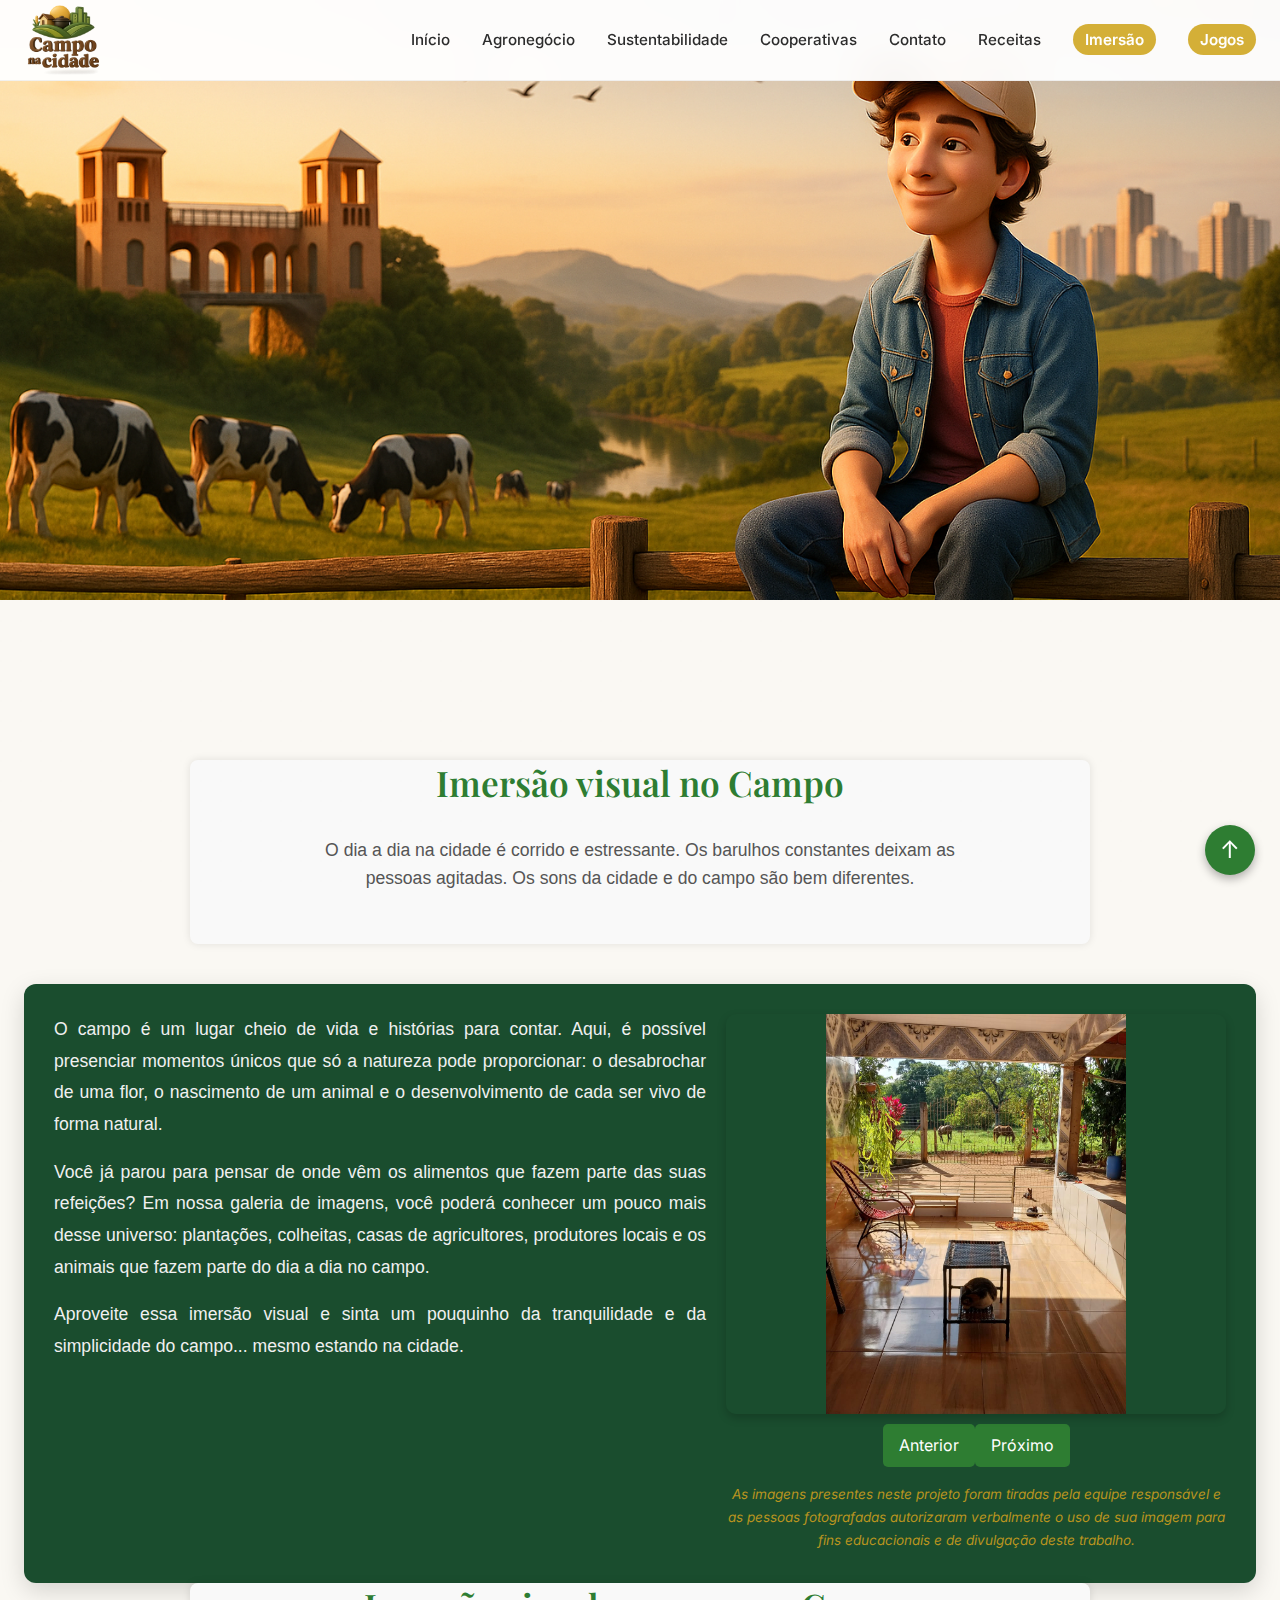
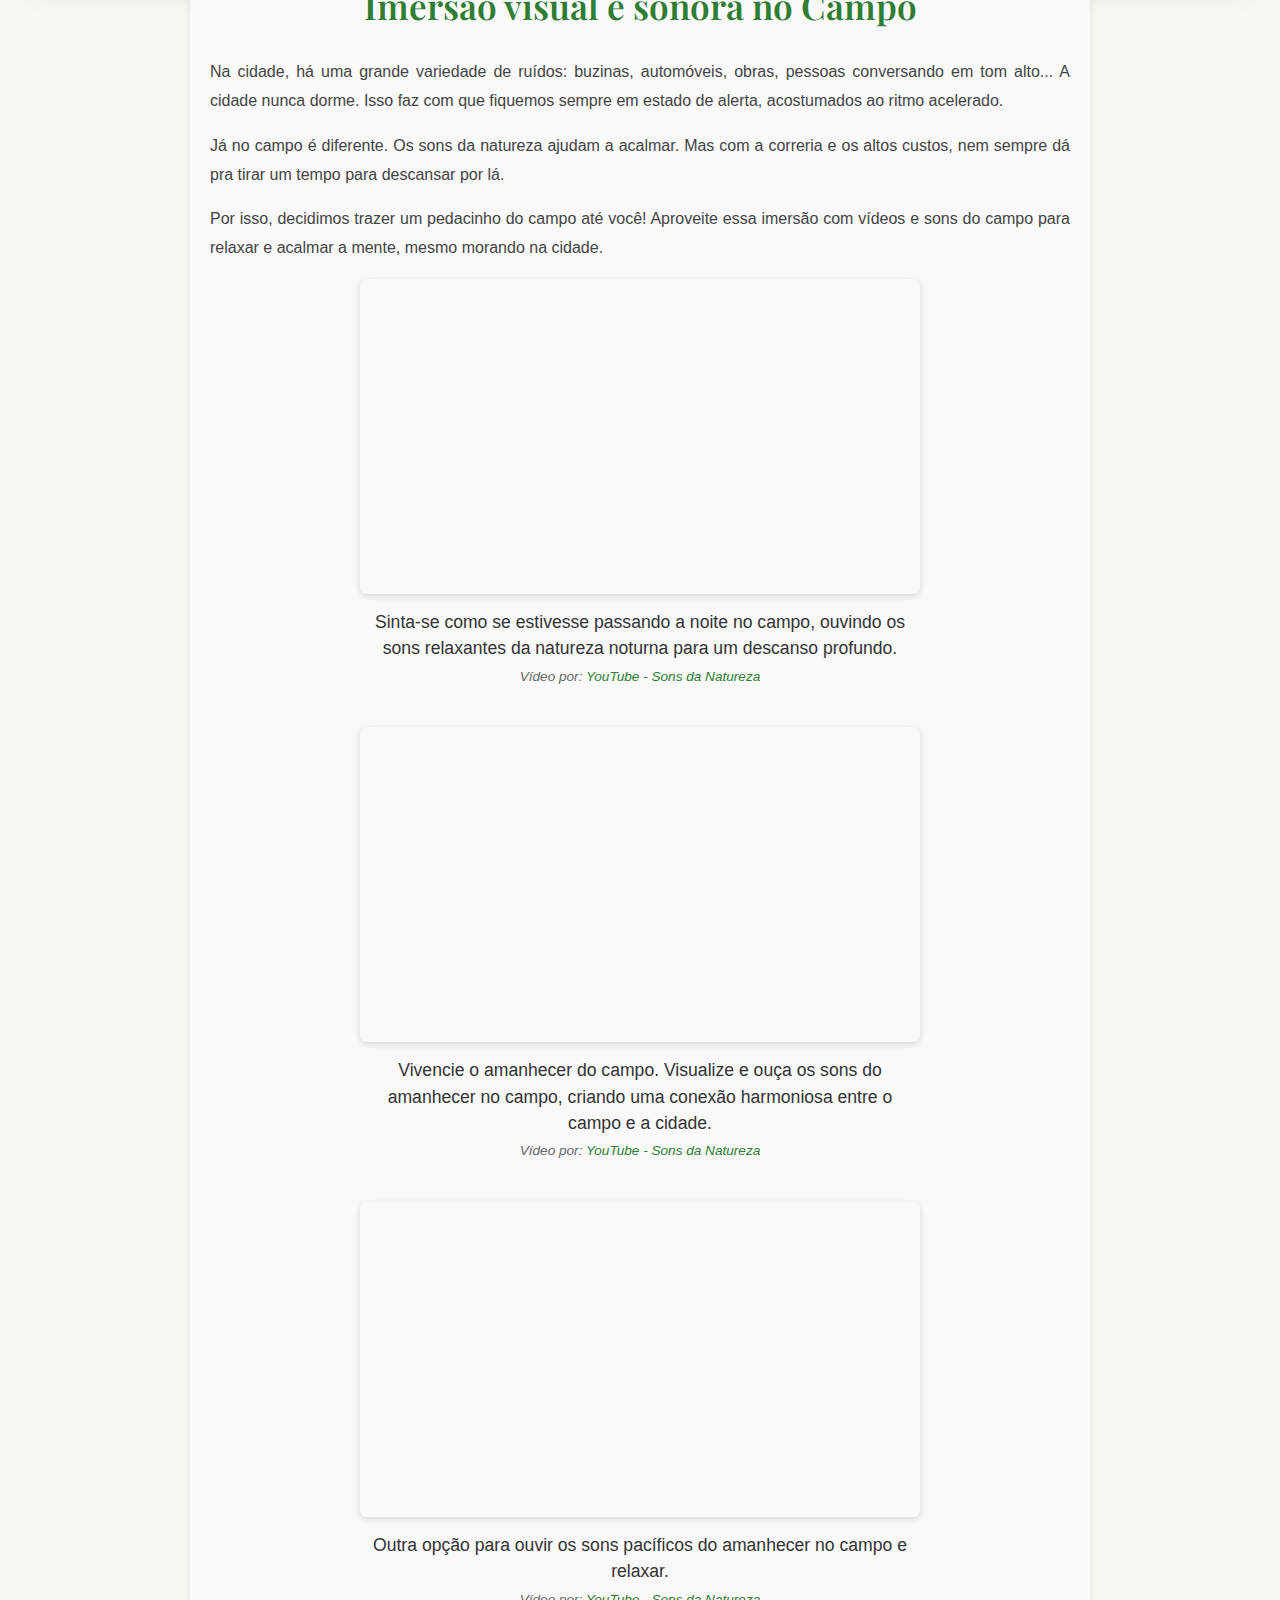
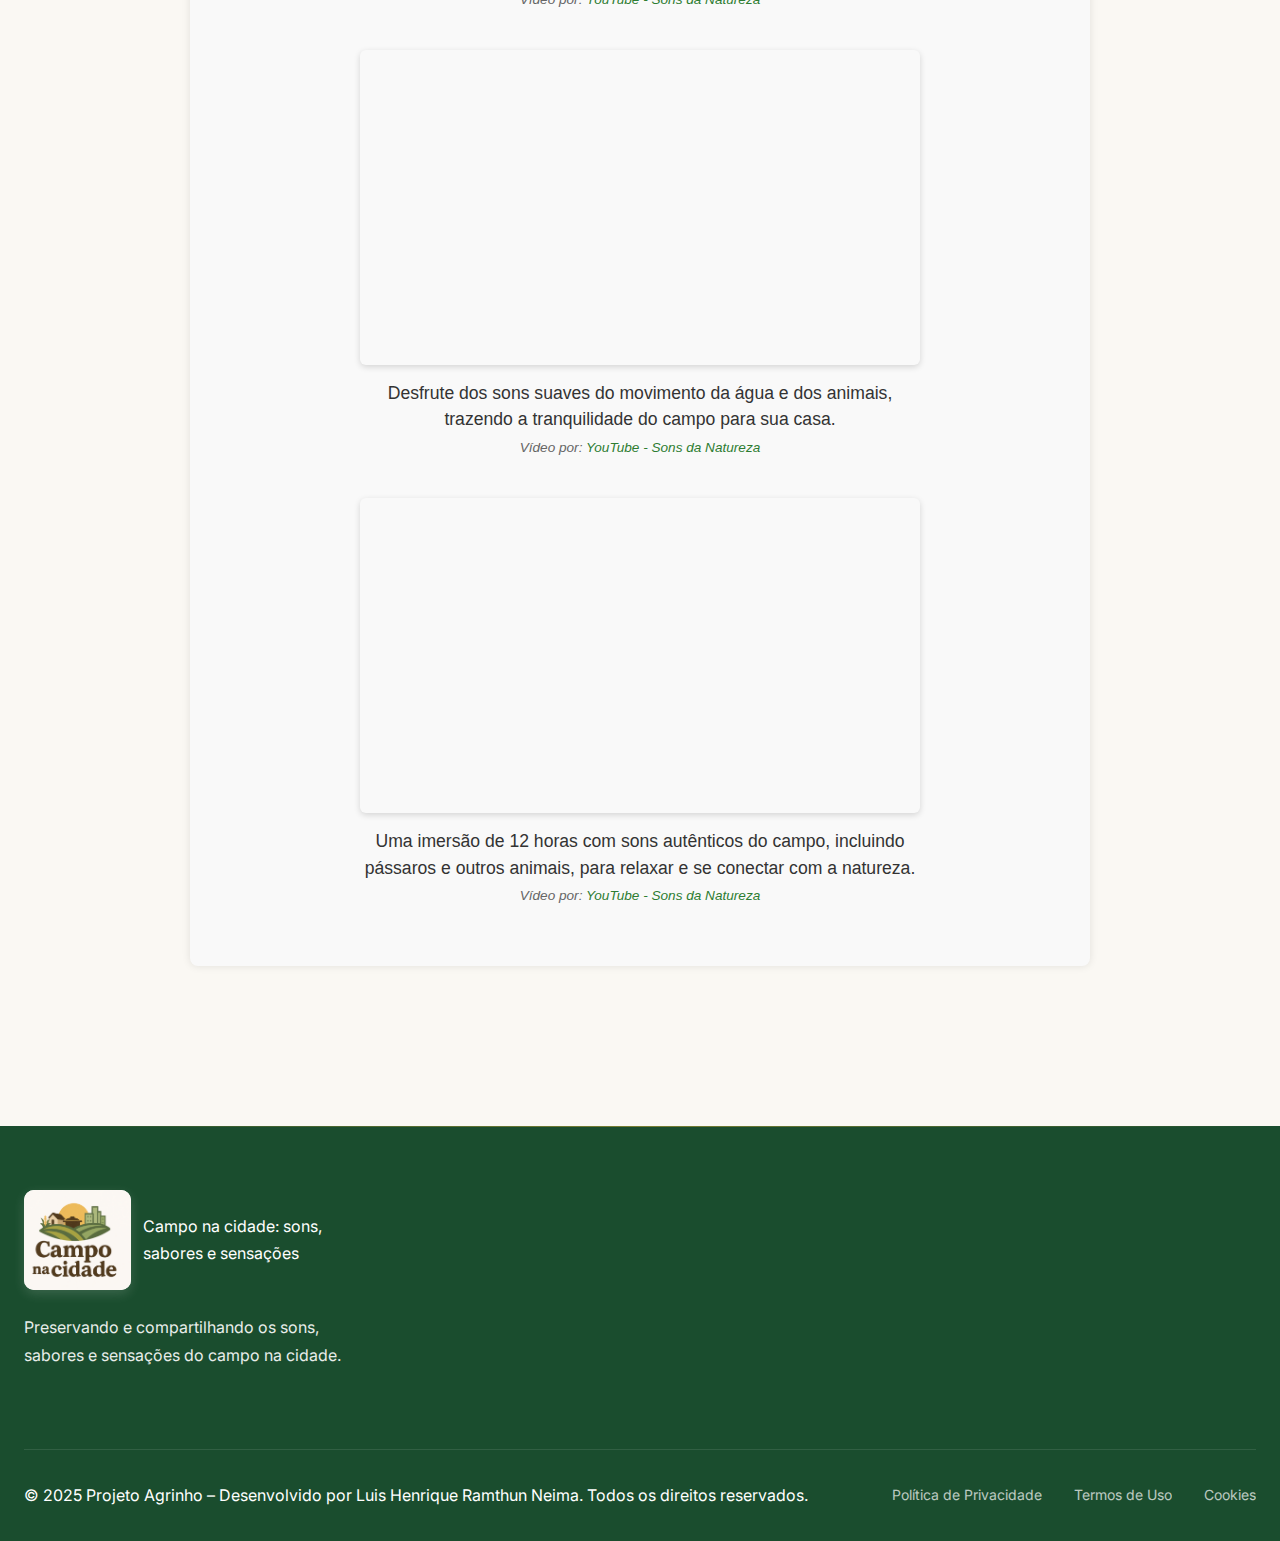
<file: Imersão.html>
<!DOCTYPE html>
<html lang="pt-BR">
    <head>
        <meta charset="UTF-8">
        <meta name="viewport" content="width=device-width, initial-scale=1.0">
        <title>Campo na cidade</title>
        <link rel="preconnect" href="https://fonts.googleapis.com">
        <link rel="preconnect" href="https://fonts.gstatic.com" crossorigin>
        <link href="https://fonts.googleapis.com/css2?family=Playfair+Display:wght@400;500;600;700&family=Inter:wght@300;400;500;600;700&display=swap" rel="stylesheet">
        <link rel="stylesheet" href="styles.css">
    </head>
    <body id="topo">
      <div class="grain-overlay"></div>

          <!-- Checkbox para menu mobile -->
          <input type="checkbox" id="menu-toggle" class="menu-toggle">

        <header class="header">
            <nav class="navbar">
                <div class="nav-container">
                    <div class="logo">
                        <img class="logo" src="Imagem/Logo.png" alt="Imagem do campo e da cidade em conexão">
                    </div>
                    <ul class="nav-menu">
                        <li class="nav-item">
                            <a href="index.html" class="nav-link">Início</a>
                        </li>
                        <li class="nav-item">
                            <a href="index.html #agronegocio" class="nav-link">Agronegócio</a>
                        </li>
                        <li class="nav-item">
                            <a href="index.html #sustentabilidade" class="nav-link">Sustentabilidade</a>
                        </li>
                        <li class="nav-item">
                            <a href="index.html #cooperativas" class="nav-link">Cooperativas</a>
                        </li>
                        <li class="nav-item">
                            <a href="index.html #contato" class="nav-link">Contato</a>
                        </li>
                        <li class="nav-item">
                            <a href="index.html #receitas" class="nav-link">Receitas</a>
                        </li>
                        <li class="nav-item">
                            <a href="Imersão.html" class="nav-link external-link">Imersão</a>
                        </li>
                        <li class="nav-item">
                            <a href="jogos.html" class="nav-link external-link">Jogos</a>
                        </li>
                    </ul>
                    <label for="menu-toggle" class="hamburger">
                        <span class="bar"></span>
                        <span class="bar"></span>
                        <span class="bar"></span>
                    </label>
                </div>
            </nav>
        </header>

        <section class="hero-banner">
            <img src="Imagem/Geral7 - Imersao.png" alt="Adolescente, o Parque Tanguá, Serra do Mar, o rio, as vacas e a cidade ao fundo">
        </section>



        <main class="container" style="margin-top: 120px; padding-bottom: 80px;">
            <section class="sobre-section">
                <div class="content-section">
                    <h2>Imersão visual no Campo</h2>
                    <p class="section-subtitle">
                        O dia a dia na cidade é corrido e estressante. Os barulhos constantes deixam as pessoas agitadas.
                        Os sons da cidade e do campo são bem diferentes.
                    </p>
                </div>

                <div class="sobre-content">
                    <div class="sobre-text">
                        <p class="sobre-description">
                            O campo é um lugar cheio de vida e histórias para contar. Aqui, é possível presenciar momentos únicos que só a natureza pode proporcionar: 
                            o desabrochar de uma flor, o nascimento de um animal e o desenvolvimento de cada ser vivo de forma natural.
                        </p>
                        <p class="sobre-description">
                            Você já parou para pensar de onde vêm os alimentos que fazem parte das suas refeições? Em nossa galeria de imagens, você poderá conhecer 
                            um pouco mais desse universo: plantações, colheitas, casas de agricultores, produtores locais e os animais que fazem parte do dia a dia no campo.
                        </p>
                        <p class="sobre-description">
                            Aproveite essa imersão visual e sinta um pouquinho da tranquilidade e da simplicidade do campo... mesmo estando na cidade.
                        </p>
                    </div>
                    <div class="gallery-slider">
                        <!-- Radio Buttons para cada slide -->
                        <input type="radio" name="slider" id="slide1" checked>
                        <input type="radio" name="slider" id="slide2">
                        <input type="radio" name="slider" id="slide3">
                        <input type="radio" name="slider" id="slide4">
                        <input type="radio" name="slider" id="slide5">
                        <input type="radio" name="slider" id="slide6">
                        <input type="radio" name="slider" id="slide7">
                        <input type="radio" name="slider" id="slide8">
                        <input type="radio" name="slider" id="slide9">
                        <input type="radio" name="slider" id="slide10">
                        <input type="radio" name="slider" id="slide11">
                        <input type="radio" name="slider" id="slide12">
                        <input type="radio" name="slider" id="slide13">
                        <input type="radio" name="slider" id="slide14">
                        <input type="radio" name="slider" id="slide15">
                        <input type="radio" name="slider" id="slide16">
                        <input type="radio" name="slider" id="slide17">
                        <input type="radio" name="slider" id="slide18">
                        <input type="radio" name="slider" id="slide19">
                        <input type="radio" name="slider" id="slide20">
                        <input type="radio" name="slider" id="slide21">
                        <input type="radio" name="slider" id="slide22">
                        <input type="radio" name="slider" id="slide23">
                        <input type="radio" name="slider" id="slide24">
                        <input type="radio" name="slider" id="slide25">
                        <input type="radio" name="slider" id="slide26">
                        <input type="radio" name="slider" id="slide27">
                        <input type="radio" name="slider" id="slide28">
                        <input type="radio" name="slider" id="slide29">
                        <input type="radio" name="slider" id="slide30">
                        <input type="radio" name="slider" id="slide31">
                        <input type="radio" name="slider" id="slide32">
                        <input type="radio" name="slider" id="slide33">
                    
                    <!-- Slides -->
                    <div class="slides">
                        <div class="slide s1"><img src="Imagem/Imersao 1 - Campo.jpg" alt="Foto 1"></div>
                        <div class="slide s2"><img src="Imagem/Imersao 2 - campo.jpg" alt="Foto 2"></div>
                        <div class="slide s3"><img src="Imagem/Imersao 3 - plantacao.jpg" alt="Foto 3"></div>
                        <div class="slide s4"><img src="Imagem/Imersao 4 - plantacao.jpg" alt="Foto 4"></div>
                        <div class="slide s5"><img src="Imagem/Imersao 5 - colheita.jpg" alt="Foto 5"></div>
                        <div class="slide s6"><img src="Imagem/Imersao 6 - plantacao.jpg" alt="Foto 6"></div>
                        <div class="slide s7"><img src="Imagem/Imersao 7 - plantacao.jpg" alt="Foto 7"></div>
                        <div class="slide s8"><img src="Imagem/Imersao 8 - Aipim.jpg" alt="Foto 8"></div>
                        <div class="slide s9"><img src="Imagem/Imersao 9 - plantacao.jpg" alt="Foto 9"></div>
                        <div class="slide s10"><img src="Imagem/Imersao 10 - plantacao.jpg" alt="Foto 10"></div>
                        <div class="slide s11"><img src="Imagem/Imersao 11 - plantacao.jpg" alt="Foto 11"></div>
                        <div class="slide s12"><img src="Imagem/Imersao 12 - plantacao.jpg" alt="Foto 12"></div>
                        <div class="slide s13"><img src="Imagem/Imersao 13 - plantacao.jpg" alt="Foto 13"></div>
                        <div class="slide s14"><img src="Imagem/Imersao 14 - plantacao.jpg" alt="Foto 14"></div>
                        <div class="slide s15"><img src="Imagem/Imersao 15 - fogao a lenha 2.jpg" alt="Foto 15"></div>
                        <div class="slide s16"><img src="Imagem/Imersao 16 - fogao a lenha1.jpg" alt="Foto 16"></div>
                        <div class="slide s17"><img src="Imagem/Imersao 17 - abobora.jpg" alt="Foto 17"></div>
                        <div class="slide s18"><img src="Imagem/Imersao 18 - plantacao.jpg" alt="Foto 18"></div>
                        <div class="slide s19"><img src="Imagem/Imersao 19 - Animais campo.jpg" alt="Foto 19"></div>
                        <div class="slide s20"><img src="Imagem/Imersao 20 - Animais campo.jpg" alt="Foto 20"></div>
                        <div class="slide s21"><img src="Imagem/Imersao 21 - Animais campo.jpg" alt="Foto 21"></div>
                        <div class="slide s22"><img src="Imagem/Imersao 22 - Animais campo.jpg" alt="Foto 22"></div>
                        <div class="slide s23"><img src="Imagem/Imersao 23 - Animais campo.jpg" alt="Foto 23"></div>
                        <div class="slide s24"><img src="Imagem/Imersao 24 - Animais campo.jpg" alt="Foto 24"></div>
                        <div class="slide s25"><img src="Imagem/Imersao 25 - paisagem.jpg" alt="Foto 25"></div>
                        <div class="slide s26"><img src="Imagem/Imersao 26 - paisagem.jpg" alt="Foto 26"></div>
                        <div class="slide s27"><img src="Imagem/Imersao 27 - paisagem.jpg" alt="Foto 27"></div>
                        <div class="slide s28"><img src="Imagem/Imersao 28 - paisagem.jpg" alt="Foto 28"></div>
                        <div class="slide s29"><img src="Imagem/Imersao 29 - paisagem.jpg" alt="Foto 29"></div>
                        <div class="slide s30"><img src="Imagem/Imersao 30 - paisagem.jpg" alt="Foto 30"></div>
                        <div class="slide s31"><img src="Imagem/Imersao 31 - paisagem.jpg" alt="Foto 31"></div>
                        <div class="slide s32"><img src="Imagem/Imersao 32 - paisagem.jpg" alt="Foto 32"></div>
                        <div class="slide s33"><img src="Imagem/Imersao 33 - paisagem.jpg" alt="Foto 33"></div>
                    </div>

                    <!-- Botões Anterior e Próximo -->
                    <div class="navigation-two-buttons">
                        <div class="nav-set nav-set-1">
                            <label for="slide33" class="nav-btn">Anterior</label>
                            <label for="slide2" class="nav-btn">Próximo</label>
                        </div>

                        <div class="nav-set nav-set-2">
                            <label for="slide1" class="nav-btn">Anterior</label>
                            <label for="slide3" class="nav-btn">Próximo</label>
                        </div>

                        <div class="nav-set nav-set-3">
                            <label for="slide2" class="nav-btn">Anterior</label>
                            <label for="slide4" class="nav-btn">Próximo</label>
                        </div>

                        <div class="nav-set nav-set-4">
                            <label for="slide3" class="nav-btn">Anterior</label>
                            <label for="slide5" class="nav-btn">Próximo</label>
                        </div>

                        <div class="nav-set nav-set-5">
                            <label for="slide4" class="nav-btn">Anterior</label>
                            <label for="slide6" class="nav-btn">Próximo</label>
                        </div>

                        <div class="nav-set nav-set-6">
                            <label for="slide5" class="nav-btn">Anterior</label>
                            <label for="slide7" class="nav-btn">Próximo</label>
                        </div>

                        <div class="nav-set nav-set-7">
                            <label for="slide6" class="nav-btn">Anterior</label>
                            <label for="slide8" class="nav-btn">Próximo</label>
                        </div>

                        <div class="nav-set nav-set-8">
                            <label for="slide7" class="nav-btn">Anterior</label>
                            <label for="slide9" class="nav-btn">Próximo</label>
                        </div>

                        <div class="nav-set nav-set-9">
                            <label for="slide8" class="nav-btn">Anterior</label>
                            <label for="slide10" class="nav-btn">Próximo</label>
                        </div>

                        <div class="nav-set nav-set-10">
                            <label for="slide9" class="nav-btn">Anterior</label>
                            <label for="slide11" class="nav-btn">Próximo</label>
                        </div>

                        <div class="nav-set nav-set-11">
                            <label for="slide10" class="nav-btn">Anterior</label>
                            <label for="slide12" class="nav-btn">Próximo</label>
                        </div>

                        <div class="nav-set nav-set-12">
                            <label for="slide11" class="nav-btn">Anterior</label>
                            <label for="slide13" class="nav-btn">Próximo</label>
                        </div>

                        <div class="nav-set nav-set-13">
                            <label for="slide12" class="nav-btn">Anterior</label>
                            <label for="slide14" class="nav-btn">Próximo</label>
                        </div>

                        <div class="nav-set nav-set-14">
                            <label for="slide13" class="nav-btn">Anterior</label>
                            <label for="slide15" class="nav-btn">Próximo</label>
                        </div>

                        <div class="nav-set nav-set-15">
                            <label for="slide14" class="nav-btn">Anterior</label>
                            <label for="slide16" class="nav-btn">Próximo</label>
                        </div>

                        <div class="nav-set nav-set-16">
                            <label for="slide15" class="nav-btn">Anterior</label>
                            <label for="slide17" class="nav-btn">Próximo</label>
                        </div>

                        <div class="nav-set nav-set-17">
                            <label for="slide16" class="nav-btn">Anterior</label>
                            <label for="slide18" class="nav-btn">Próximo</label>
                        </div>

                        <div class="nav-set nav-set-18">
                            <label for="slide17" class="nav-btn">Anterior</label>
                            <label for="slide19" class="nav-btn">Próximo</label>
                        </div>

                        <div class="nav-set nav-set-19">
                            <label for="slide18" class="nav-btn">Anterior</label>
                            <label for="slide20" class="nav-btn">Próximo</label>
                        </div>

                        <div class="nav-set nav-set-20">
                            <label for="slide19" class="nav-btn">Anterior</label>
                            <label for="slide21" class="nav-btn">Próximo</label>
                        </div>

                        <div class="nav-set nav-set-21">
                            <label for="slide20" class="nav-btn">Anterior</label>
                            <label for="slide22" class="nav-btn">Próximo</label>
                        </div>

                        <div class="nav-set nav-set-22">
                            <label for="slide21" class="nav-btn">Anterior</label>
                            <label for="slide23" class="nav-btn">Próximo</label>
                        </div>

                        <div class="nav-set nav-set-23">
                            <label for="slide22" class="nav-btn">Anterior</label>
                            <label for="slide24" class="nav-btn">Próximo</label>
                        </div>

                        <div class="nav-set nav-set-24">
                            <label for="slide23" class="nav-btn">Anterior</label>
                            <label for="slide25" class="nav-btn">Próximo</label>
                        </div>

                        <div class="nav-set nav-set-25">
                            <label for="slide24" class="nav-btn">Anterior</label>
                            <label for="slide26" class="nav-btn">Próximo</label>
                        </div>

                        <div class="nav-set nav-set-26">
                            <label for="slide25" class="nav-btn">Anterior</label>
                            <label for="slide27" class="nav-btn">Próximo</label>
                        </div>

                        <div class="nav-set nav-set-27">
                            <label for="slide26" class="nav-btn">Anterior</label>
                            <label for="slide28" class="nav-btn">Próximo</label>
                        </div>

                        <div class="nav-set nav-set-28">
                            <label for="slide27" class="nav-btn">Anterior</label>
                            <label for="slide29" class="nav-btn">Próximo</label>
                        </div>

                        <div class="nav-set nav-set-29">
                            <label for="slide28" class="nav-btn">Anterior</label>
                            <label for="slide30" class="nav-btn">Próximo</label>
                        </div>

                        <div class="nav-set nav-set-30">
                            <label for="slide29" class="nav-btn">Anterior</label>
                            <label for="slide31" class="nav-btn">Próximo</label>
                        </div>

                        <div class="nav-set nav-set-31">
                            <label for="slide30" class="nav-btn">Anterior</label>
                            <label for="slide32" class="nav-btn">Próximo</label>
                        </div>

                        <div class="nav-set nav-set-32">
                            <label for="slide31" class="nav-btn">Anterior</label>
                            <label for="slide33" class="nav-btn">Próximo</label>
                        </div>

                        <div class="nav-set nav-set-33">
                            <label for="slide32" class="nav-btn">Anterior</label>
                            <label for="slide1" class="nav-btn">Próximo</label>
                        </div>
                    </div>

                        <p class="gallery-reference">
                            As imagens presentes neste projeto foram tiradas pela equipe responsável e as pessoas fotografadas autorizaram verbalmente o uso de sua imagem para fins educacionais e de divulgação deste trabalho.
                        </p>
                    </div>



                    </div>

                </div>
                <div>

                <section class="content-section">
                    <h2>Imersão visual e sonora no Campo</h2>

                    <div class="sobre-text">
                    <p class="sobre-description">
                        Na cidade, há uma grande variedade de ruídos: buzinas, automóveis, obras, pessoas conversando em tom alto... 
                        A cidade nunca dorme. Isso faz com que fiquemos sempre em estado de alerta, acostumados ao ritmo acelerado.
                    </p>
                    <p class="sobre-description">
                        Já no campo é diferente. Os sons da natureza ajudam a acalmar. Mas com a correria e os altos custos, nem sempre dá pra tirar um tempo para descansar por lá.
                    </p>
                    <p class="sobre-description">
                        Por isso, decidimos trazer um pedacinho do campo até você! Aproveite essa imersão com vídeos e sons do campo para relaxar e acalmar a mente, mesmo morando na cidade.
                    </p>
                </div>

                    <article class="video-item">
                        <iframe width="560" height="315" src="https://www.youtube.com/embed/xgaTtnSNktU?start=22" title="Noite no Campo" frameborder="0" allowfullscreen></iframe>
                        <p>Sinta-se como se estivesse passando a noite no campo, ouvindo os sons relaxantes da natureza noturna para um descanso profundo.</p>
                        <p class="reference">Vídeo por: <a href="https://www.youtube.com/watch?v=xgaTtnSNktU&t=22s" target="_blank" rel="noopener noreferrer">YouTube - Sons da Natureza</a></p>
                    </article>

                    <article class="video-item">
                        <iframe width="560" height="315" src="https://www.youtube.com/embed/ge4XTqn0qzI" title="Imagens e sons do Amanhecer" frameborder="0" allowfullscreen></iframe>
                        <p>Vivencie o amanhecer do campo. Visualize e ouça os sons do amanhecer no campo, criando uma conexão harmoniosa entre o campo e a cidade.</p>
                        <p class="reference">Vídeo por: <a href="https://www.youtube.com/watch?v=ge4XTqn0qzI" target="_blank" rel="noopener noreferrer">YouTube - Sons da Natureza</a></p>
                    </article>

                    <article class="video-item">
                        <iframe width="560" height="315" src="https://www.youtube.com/embed/ZR1qDrg0BNg" title="Amanhecer no Campo" frameborder="0" allowfullscreen></iframe>
                        <p>Outra opção para ouvir os sons pacíficos do amanhecer no campo e relaxar.</p>
                        <p class="reference">Vídeo por: <a href="https://www.youtube.com/watch?v=ZR1qDrg0BNg" target="_blank" rel="noopener noreferrer">YouTube - Sons da Natureza</a></p>
                    </article>

                    <article class="video-item">
                        <iframe width="560" height="315" src="https://www.youtube.com/embed/xfBckLvNMyo" title="Sons da Água e Animais" frameborder="0" allowfullscreen></iframe>
                        <p>Desfrute dos sons suaves do movimento da água e dos animais, trazendo a tranquilidade do campo para sua casa.</p>
                        <p class="reference">Vídeo por: <a href="https://www.youtube.com/watch?v=xfBckLvNMyo" target="_blank" rel="noopener noreferrer">YouTube - Sons da Natureza</a></p>
                    </article>

                    <article class="video-item">
                        <iframe width="560" height="315" src="https://www.youtube.com/embed/e3XiGdUUCwE" title="12 Horas de Sons do Campo" frameborder="0" allowfullscreen></iframe>
                        <p>Uma imersão de 12 horas com sons autênticos do campo, incluindo pássaros e outros animais, para relaxar e se conectar com a natureza.</p>
                        <p class="reference">Vídeo por: <a href="https://www.youtube.com/watch?v=e3XiGdUUCwE" target="_blank" rel="noopener noreferrer">YouTube - Sons da Natureza</a></p>
                    </article>
                </section>

                </div>
            </section>
        </main>

        <footer class="footer">
            <div class="container">
                <div class="footer-content">
                    <div class="footer-main">
                        <div class="footer-brand">
                            <div class="footer-logo">
                                <img src="Imagem/logo 2.png" alt="Imagem do campo e da cidade em conexão" class="logo2"
                                <h3>Campo na cidade: sons, sabores e sensações</h3>
                            </div>
                            <p class="footer-description">
                                Preservando e compartilhando os sons,
                                sabores e sensações do campo na cidade.
                            </p>
                        </div>
                    </div>
                </div>
                <div class="footer-bottom">
                    <div class="footer-bottom-content">
                        <p>&copy; 2025 Projeto Agrinho – Desenvolvido por Luis Henrique Ramthun Neima. Todos os direitos reservados.</p>
                        <div class="footer-links">
                            <a href="#">Política de Privacidade</a>
                            <a href="#">Termos de Uso</a>
                            <a href="#">Cookies</a>
                        </div>
                    </div>
                </div>
            </div>
        </footer>

        <a href="#topo" class="floating-top-button" title="Voltar ao topo">↑</a>

    </body>
</html>
</file>
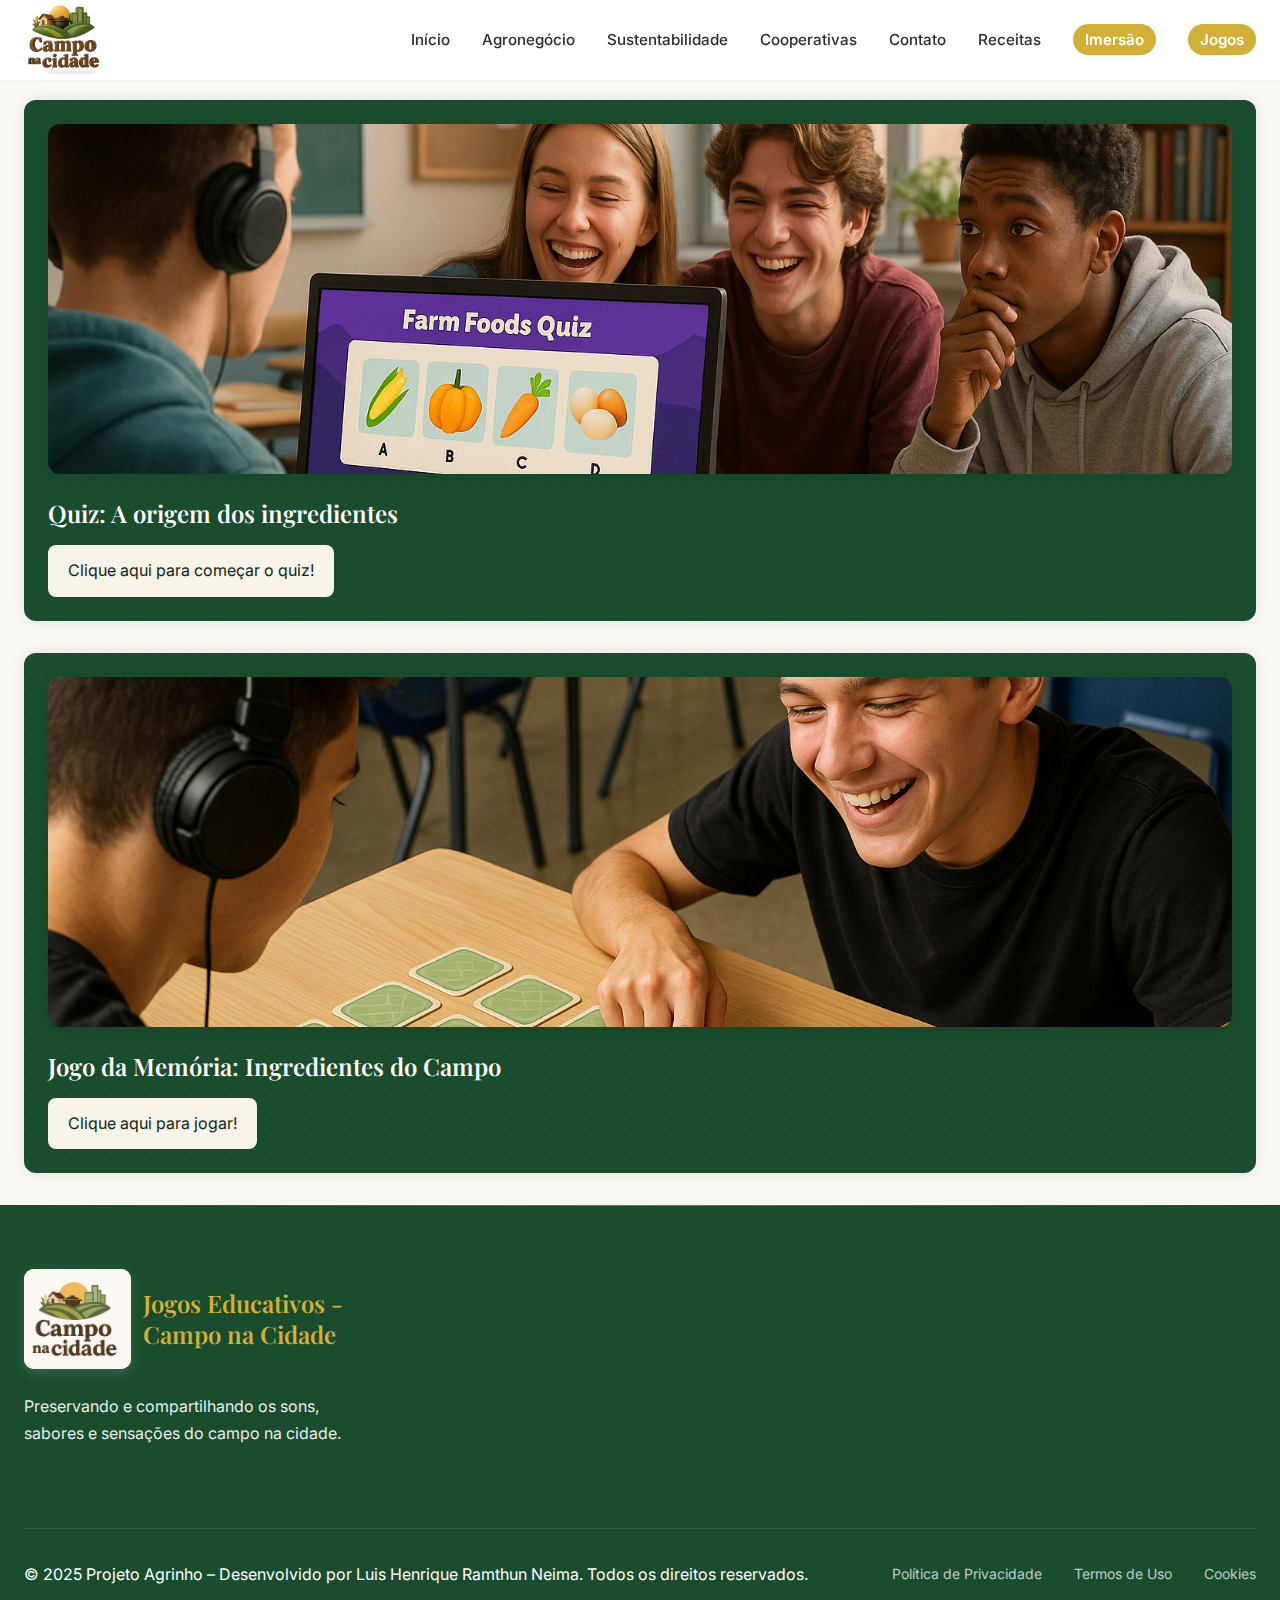
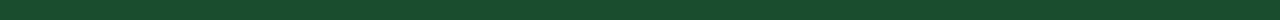
<file: jogos.html>
<!DOCTYPE html>
<html lang="pt-BR">
  <head>
    <meta charset="UTF-8">
    <meta name="viewport" content="width=device-width, initial-scale=1.0">
    <title>Campo na cidade</title>
    <link rel="preconnect" href="https://fonts.googleapis.com">
    <link rel="preconnect" href="https://fonts.gstatic.com" crossorigin>
    <link href="https://fonts.googleapis.com/css2?family=Playfair+Display:wght@400;500;600;700&family=Inter:wght@300;400;500;600;700&display=swap" rel="stylesheet">
    <link rel="stylesheet" href="styles.css">
  </head>
  <body id="topo">
    <div class="grain-overlay"></div>

      <!-- Checkbox para menu mobile -->
      <input type="checkbox" id="menu-toggle" class="menu-toggle">

    <header class="header">
      <nav class="navbar">
        <div class="nav-container">
          <div class="logo">
            <img class="logo" src="Imagem/Logo.png" alt="Imagem do campo e da cidade em conexão">
          </div>
          <ul class="nav-menu">
            <li class="nav-item">
              <a href="index.html #home" class="nav-link">Início</a>
            </li>
            <li class="nav-item">
              <a href="index.html #agronegocio" class="nav-link">Agronegócio</a>
            </li>
            <li class="nav-item">
              <a href="index.html #sustentabilidade" class="nav-link">Sustentabilidade</a>
            </li>
            <li class="nav-item">
              <a href="index.html #cooperativas" class="nav-link">Cooperativas</a>
            </li>
            <li class="nav-item">
              <a href="index.html #contato" class="nav-link">Contato</a>
            </li>
            <li class="nav-item">
              <a href="index.html #receitas" class="nav-link">Receitas</a>
            </li>
            <li class="nav-item">
              <a href="Imersão.html" class="nav-link external-link">Imersão</a>
            </li>
            <li class="nav-item">
              <a href="jogos.html" class="nav-link external-link">Jogos</a>
            </li>
          </ul>
          <label for="menu-toggle" class="hamburger">
            <span class="bar"></span>
            <span class="bar"></span>
            <span class="bar"></span>
          </label>
        </div>
      </nav>
    </header>

    <main style="padding-top: 100px;">
      <section class="jogo-section container">
        <!-- Quizizz -->
        <div class="preview-box">
          <img src="Imagem/Geral11 - Quiziz.png" alt="3 adolescentes jogando quiziz sobre o campo no computador, na escola" class="game-preview-img">
          <h3>Quiz: A origem dos ingredientes</h3>
          <label for="quiz-toggle" class="open-modal-btn">Clique aqui para começar o quiz!</label>
        </div>

        <input type="checkbox" id="quiz-toggle" hidden>
        <div class="modal-overlay-jogos quiz-modal">
          <section class="modal-content long">
            <label for="quiz-toggle" class="close-btn-circle">✖</label>

            <div class="pergunta">
              <h3>1. De onde vem o leite de caixinha?</h3>
              <input type="radio" name="q0" id="q0a"><label for="q0a">🌱 Campo</label>
              <input type="radio" name="q0" id="q0b"><label for="q0b">🏙️ Cidade</label>
              <input type="radio" name="q0" id="q0c"><label for="q0c">🔄 Ambos</label>
              <div class="explicacao">Ambos: o leite vem do campo, mas é processado e embalado na cidade.</div>
            </div>


            <div class="pergunta">
              <h3>2. O refrigerante tem origem no...?</h3>
              <input type="radio" name="q1" id="q1a"><label for="q1a">🌱 Campo</label>
              <input type="radio" name="q1" id="q1b"><label for="q1b">🏙️ Cidade</label>
              <input type="radio" name="q1" id="q1c"><label for="q1c">🔄 Ambos</label>
              <div class="explicacao">Cidade: o refrigerante é uma bebida criada e produzida na indústria urbana.</div>
            </div>


            <div class="pergunta">
              <h3>3. De onde vem o queijo artesanal (como o queijo minas)?</h3>
              <input type="radio" name="q2" id="q2a"><label for="q2a">🌱 Campo</label>
              <input type="radio" name="q2" id="q2b"><label for="q2b">🏙️ Cidade</label>
              <input type="radio" name="q2" id="q2c"><label for="q2c">🔄 Ambos</label>
              <div class="explicacao">Campo: o queijo artesanal é feito por produtores rurais com leite fresco.</div>
            </div>


            <div class="pergunta">
              <h3>4. O pinhão é típico de qual ambiente?</h3>
              <input type="radio" name="q3" id="q3a"><label for="q3a">🌱 Campo</label>
              <input type="radio" name="q3" id="q3b"><label for="q3b">🏙️ Cidade</label>
              <input type="radio" name="q3" id="q3c"><label for="q3c">🔄 Ambos</label>
              <div class="explicacao">Campo: o pinhão é colhido das araucárias, árvores nativas do campo.</div>
            </div>


            <div class="pergunta">
              <h3>5. A batata frita de fast food vem de...?</h3>
              <input type="radio" name="q4" id="q4a"><label for="q4a">🌱 Campo</label>
              <input type="radio" name="q4" id="q4b"><label for="q4b">🏙️ Cidade</label>
              <input type="radio" name="q4" id="q4c"><label for="q4c">🔄 Ambos</label>
              <div class="explicacao">Ambos: a batata é cultivada no campo e depois processada nas indústrias urbanas.</div>
            </div>


            <div class="pergunta">
              <h3>6. De onde vem o frango empanado pronto?</h3>
              <input type="radio" name="q5" id="q5a"><label for="q5a">🌱 Campo</label>
              <input type="radio" name="q5" id="q5b"><label for="q5b">🏙️ Cidade</label>
              <input type="radio" name="q5" id="q5c"><label for="q5c">🔄 Ambos</label>
              <div class="explicacao">Ambos: o frango vem do campo, mas o empanamento e preparo industrial acontecem na cidade.</div>
            </div>


            <div class="pergunta">
              <h3>7. De onde vem o mel de abelha?</h3>
              <input type="radio" name="q6" id="q6a"><label for="q6a">🌱 Campo</label>
              <input type="radio" name="q6" id="q6b"><label for="q6b">🏙️ Cidade</label>
              <input type="radio" name="q6" id="q6c"><label for="q6c">🔄 Ambos</label>
              <div class="explicacao">Campo: o mel é produzido pelas abelhas em áreas rurais com vegetação.</div>
            </div>


            <div class="pergunta">
              <h3>8. A goiabada vem de onde?</h3>
              <input type="radio" name="q7" id="q7a"><label for="q7a">🌱 Campo</label>
              <input type="radio" name="q7" id="q7b"><label for="q7b">🏙️ Cidade</label>
              <input type="radio" name="q7" id="q7c"><label for="q7c">🔄 Ambos</label>
              <div class="explicacao">Ambos: a goiaba vem do campo e vira goiabada nas fábricas da cidade.</div>
            </div>


            <div class="pergunta">
              <h3>9. A farinha de mandioca tem origem no...?</h3>
              <input type="radio" name="q8" id="q8a"><label for="q8a">🌱 Campo</label>
              <input type="radio" name="q8" id="q8b"><label for="q8b">🏙️ Cidade</label>
              <input type="radio" name="q8" id="q8c"><label for="q8c">🔄 Ambos</label>
              <div class="explicacao">Campo: a mandioca é colhida e processada em pequenas agroindústrias rurais.</div>
            </div>


            <div class="pergunta">
              <h3>10. De onde vem a alface que comemos?</h3>
              <input type="radio" name="q9" id="q9a"><label for="q9a">🌱 Campo</label>
              <input type="radio" name="q9" id="q9b"><label for="q9b">🏙️ Cidade</label>
              <input type="radio" name="q9" id="q9c"><label for="q9c">🔄 Ambos</label>
              <div class="explicacao">Ambos: tradicionalmente do campo, mas hoje também cultivada em hortas urbanas.</div>
            </div>

          </section>
        </div>

        <!-- Jogo da Memória -->
        <!-- Memória Preview Box -->
        <div class="preview-box">
          <img src="Imagem/Geral12 - Memoria.png" alt="Imagem do Jogo da Memória" class="game-preview-img">
          <h3>Jogo da Memória: Ingredientes do Campo</h3>
          <label for="memory-toggle" class="open-modal-btn">Clique aqui para jogar!</label>
        </div>

        <!-- Memória Modal -->
        <input type="checkbox" id="memory-toggle" hidden>
        <div class="modal-overlay-jogos memory-modal">
          <section class="modal-content">
            <label for="memory-toggle" class="close-btn-circle">✖</label>
            <div class="memory-game">
              <label class="card"><input type="checkbox"><div class="card-inner"><div class="card-front">❓</div><div class="card-back">🥔 Aipim</div></div></label>
              <label class="card"><input type="checkbox"><div class="card-inner"><div class="card-front">❓</div><div class="card-back">🌰 Pinhão</div></div></label>
              <label class="card"><input type="checkbox"><div class="card-inner"><div class="card-front">❓</div><div class="card-back">🍯 Mel de abelha</div></div></label>
              <label class="card"><input type="checkbox"><div class="card-inner"><div class="card-front">❓</div><div class="card-back">🧀 Queijo artesanal</div></div></label>
              <label class="card"><input type="checkbox"><div class="card-inner"><div class="card-front">❓</div><div class="card-back">🥩 Carne bovina</div></div></label>
              <label class="card"><input type="checkbox"><div class="card-inner"><div class="card-front">❓</div><div class="card-back">🥛 Leite</div></div></label>
              <label class="card"><input type="checkbox"><div class="card-inner"><div class="card-front">❓</div><div class="card-back">🌾 Farinha de mandioca</div></div></label>
              <label class="card"><input type="checkbox"><div class="card-inner"><div class="card-front">❓</div><div class="card-back">🌽 Milho</div></div></label>
              <label class="card"><input type="checkbox"><div class="card-inner"><div class="card-front">❓</div><div class="card-back">🥚 Ovos caipiras</div></div></label>
              <label class="card"><input type="checkbox"><div class="card-inner"><div class="card-front">❓</div><div class="card-back">🍠 Batata-doce</div></div></label>
              <label class="card"><input type="checkbox"><div class="card-inner"><div class="card-front">❓</div><div class="card-back">🎃 Abóbora</div></div></label>
              <label class="card"><input type="checkbox"><div class="card-inner"><div class="card-front">❓</div><div class="card-back">🍯 Mel de abelha</div></div></label>
              <label class="card"><input type="checkbox"><div class="card-inner"><div class="card-front">❓</div><div class="card-back">🥔 Aipim</div></div></label>
              <label class="card"><input type="checkbox"><div class="card-inner"><div class="card-front">❓</div><div class="card-back">🌰 Pinhão</div></div></label>
              <label class="card"><input type="checkbox"><div class="card-inner"><div class="card-front">❓</div><div class="card-back">🧀 Queijo artesanal</div></div></label>
              <label class="card"><input type="checkbox"><div class="card-inner"><div class="card-front">❓</div><div class="card-back">🥩 Carne bovina</div></div></label>
              <label class="card"><input type="checkbox"><div class="card-inner"><div class="card-front">❓</div><div class="card-back">🥛 Leite</div></div></label>
              <label class="card"><input type="checkbox"><div class="card-inner"><div class="card-front">❓</div><div class="card-back">🌾 Farinha de mandioca</div></div></label>
              <label class="card"><input type="checkbox"><div class="card-inner"><div class="card-front">❓</div><div class="card-back">🌽 Milho</div></div></label>
              <label class="card"><input type="checkbox"><div class="card-inner"><div class="card-front">❓</div><div class="card-back">🥚 Ovos caipiras</div></div></label>
              <label class="card"><input type="checkbox"><div class="card-inner"><div class="card-front">❓</div><div class="card-back">🍠 Batata-doce</div></div></label>
              <label class="card"><input type="checkbox"><div class="card-inner"><div class="card-front">❓</div><div class="card-back">🎃 Abóbora</div></div></label>
            </div>

          </section>
        </div>
      </section>
    </main>

    <footer class="footer">
      <div class="container">
        <div class="footer-content">
          <div class="footer-main">
            <div class="footer-brand">
              <div class="footer-logo">
                <img src="Imagem/logo 2.png" alt="Imagem do campo e da cidade em conexão" class="logo2">
                <h3>Jogos Educativos - Campo na Cidade</h3>
              </div>
              <p class="footer-description">
                Preservando e compartilhando os sons,
                sabores e sensações do campo na cidade.
              </p>
            </div>
          </div>
        </div>
        <div class="footer-bottom">
          <div class="footer-bottom-content">
            <p>&copy; 2025 Projeto Agrinho – Desenvolvido por Luis Henrique Ramthun Neima. Todos os direitos reservados.</p>
            <div class="footer-links">
              <a href="#">Política de Privacidade</a>
              <a href="#">Termos de Uso</a>
              <a href="#">Cookies</a>
            </div>
          </div>
        </div>
      </div>
    </footer>
  </body>
</html>
</file>
<file: styles.css>
/* Reset e Configurações Básicas */
* {
    margin: 0;
    padding: 0;
    box-sizing: border-box;
  }
  
  :root {
    /* Cores Premium */
    --primary-green: #1a4d2e;
    --secondary-green: #2d5a3d;
    --accent-gold: #d4af37;
    --warm-beige: #f7f3e9;
    --cream: #faf8f3;
    --earth-brown: #8b4513;
    --sage-green: #9caf88;
  
    /* Tons Neutros */
    --text-primary: #2c2c2c;
    --text-secondary: #6b7280;
    --text-light: #9ca3af;
    --white: #ffffff;
    --off-white: #fefefe;
  
    /* Gradientes */
    --gradient-primary: linear-gradient(135deg, #1a4d2e 0%, #2d5a3d 100%);
    --gradient-warm: linear-gradient(135deg, #d4af37 0%, #b8941f 100%);
    --gradient-soft: linear-gradient(135deg, #f7f3e9 0%, #faf8f3 100%);
  
    /* Sombras */
    --shadow-sm: 0 2px 4px rgba(0, 0, 0, 0.05);
    --shadow-md: 0 4px 12px rgba(0, 0, 0, 0.1);
    --shadow-lg: 0 8px 25px rgba(0, 0, 0, 0.15);
    --shadow-xl: 0 20px 40px rgba(0, 0, 0, 0.1);
  
    /* Outros */
    --border-radius: 16px;
    --border-radius-sm: 8px;
    --transition: all 0.3s cubic-bezier(0.4, 0, 0.2, 1);
    --transition-slow: all 0.6s cubic-bezier(0.4, 0, 0.2, 1);
  }
  
  /* Tipografia */
  body {
    font-family: "Inter", -apple-system, BlinkMacSystemFont, "Segoe UI", sans-serif;
    line-height: 1.7;
    color: var(--text-primary);
    background-color: var(--cream);
    font-weight: 400;
    -webkit-font-smoothing: antialiased;
    -moz-osx-font-smoothing: grayscale;
  }
  
  h1,
  h2,
  h3,
  h4,
  h5,
  h6 {
    font-family: "Playfair Display", serif;
    font-weight: 600;
    line-height: 1.3;
    color: var(--text-primary);
  }
  
  /* Controles ocultos */
  .modal-toggle,
  .menu-toggle {
    display: none;
  }
  
  /* Grain Overlay */
  .grain-overlay {
    position: fixed;
    top: 0;
    left: 0;
    width: 100%;
    height: 100%;
    opacity: 0.03;
    background-image: radial-gradient(circle at 1px 1px, rgba(0, 0, 0, 0.15) 1px, transparent 0);
    background-size: 20px 20px;
    pointer-events: none;
    z-index: 1;
  }
  
  .container {
    max-width: 1280px;
    margin: 0 auto;
    padding: 0 24px;
  }
  
  /* Header */
  .header {
    position: fixed;
    top: 0;
    width: 100%;
    background: rgba(255, 255, 255, 0.95);
    backdrop-filter: blur(20px);
    border-bottom: 1px solid rgba(0, 0, 0, 0.05);
    z-index: 1000;
    transition: var(--transition);
  }
  
  .nav-container {
    max-width: 1280px;
    margin: 0 auto;
    padding: 0 24px;
    display: flex;
    justify-content: space-between;
    align-items: center;
    height: 80px;
  }

  /* Hero Banner */
.hero-banner img {
  width: 100%;
  height: 600px;
  object-fit: cover;
  display: block;
  margin: 0 auto;
}
  
  .logo {
    display: flex;
    align-items: center;
    gap: 12px;
    text-decoration: none;
  }
  
 .logo img {
    height: 80px;
    width: auto;
    max-height: 80px;
    object-fit: contain;
  }

  .logo-icon {
    font-size: 2rem;
    filter: drop-shadow(0 2px 4px rgba(0, 0, 0, 0.1));
  }
  
  .logo2 {
  width: 20%;
  height: 80px;
  object-fit: contain;
  background-color: rgb(255, 255, 255);
  border-radius: 10px;
  box-shadow: 0 4px 12px rgba(246, 248, 246, 0.15);
  }

  .logo h1 {
    font-size: 1.5rem;
    font-weight: 700;
    background: var(--gradient-primary);
    -webkit-background-clip: text;
    -webkit-text-fill-color: transparent;
    background-clip: text;
  }
  
  .nav-menu {
    display: flex;
    list-style: none;
    gap: 2rem;
    align-items: center;
  }
  
  .nav-link {
    text-decoration: none;
    color: var(--text-primary);
    font-weight: 500;
    font-size: 0.95rem;
    position: relative;
    transition: var(--transition);
    padding: 8px 0;
  }
  
  .nav-link::after {
    content: "";
    position: absolute;
    bottom: 0;
    left: 0;
    width: 0;
    height: 2px;
    background: var(--gradient-warm);
    transition: var(--transition);
    border-radius: 2px;
  }
  
  .nav-link:hover {
    color: var(--primary-green);
  }
  
  .nav-link:hover::after {
    width: 100%;
  }
  
  /* Menu Hamburger */
  .hamburger {
    display: none;
    flex-direction: column;
    cursor: pointer;
    padding: 8px;
    border-radius: var(--border-radius-sm);
    transition: var(--transition);
  }
  
  .hamburger:hover {
    background-color: rgba(0, 0, 0, 0.05);
  }
  
  .bar {
    width: 24px;
    height: 2px;
    background-color: var(--text-primary);
    margin: 3px 0;
    transition: var(--transition);
    border-radius: 2px;
  }
  
  /* Menu mobile ativo */
  .menu-toggle:checked ~ .header .nav-menu {
    left: 0;
  }
  
  .menu-toggle:checked ~ .header .hamburger .bar:nth-child(2) {
    opacity: 0;
  }
  
  .menu-toggle:checked ~ .header .hamburger .bar:nth-child(1) {
    transform: translateY(8px) rotate(45deg);
  }
  
  .menu-toggle:checked ~ .header .hamburger .bar:nth-child(3) {
    transform: translateY(-8px) rotate(-45deg);
  }
  
  /* Hero Section */
  .hero {
    margin-top: 50px;
    min-height: 100vh;
    display: flex;
    align-items: center;
    position: relative;
    overflow: hidden;
    background: var(--gradient-primary);
    color: var(--white);
  }
  
  .hero-background {
    position: absolute;
    top: 0;
    left: 0;
    width: 100%;
    height: 100%;
    z-index: 1;
  }
  
  .hero-pattern {
    position: absolute;
    top: 0;
    left: 0;
    width: 120%;
    height: 120%;
    background-image: radial-gradient(circle at 25% 25%, rgba(212, 175, 55, 0.1) 0%, transparent 50%),
      radial-gradient(circle at 75% 75%, rgba(255, 255, 255, 0.05) 0%, transparent 50%);
    background-size: 400px 400px;
    animation: float 20s ease-in-out infinite;
  }
  
  @keyframes float {
    0%,
    100% {
      transform: translateY(0px) rotate(0deg);
    }
    50% {
      transform: translateY(-20px) rotate(1deg);
    }
  }
  
  .hero-content {
    flex: 1;
    max-width: 800px;
    z-index: 2;
    position: relative;
    padding: 0 24px;
  }
  
  .hero-title {
    font-size: clamp(2.5rem, 5vw, 4rem);
    color: #FDF4E3;
    text-shadow: 1px 1px 3px rgba(0, 0, 0, 0.4);
    font-weight: 700;
    margin-bottom: 1.5rem;
    line-height: 1.1;
  }
  
  .hero-highlight {
    font-size: 2.3rem;
    background: var(--gradient-warm);
    -webkit-background-clip: text;
    -webkit-text-fill-color: transparent;
    background-clip: text;
    display: block;
    text-shadow: none;
  }
  
  .hero-subtitle {
    font-size: 1.25rem;
    line-height: 1.6;
    opacity: 0.9;
    margin-bottom: 0;
    max-width: 700px;
  }
  
  .espaço-parágrafo {
    font-size: 1.25rem;
    line-height: 1.6;
    opacity: 0.9;
    margin-bottom: 1rem;
    max-width: 700px;
  }

  .hero-stats {
    display: flex;
    gap: 2rem;
    margin-bottom: 1rem;
    flex-wrap: wrap;
  }
  
  .stat-item {
    display: flex;
    flex-direction: column;
    align-items: center;
    background: rgba(255, 255, 255, 0.1);
    backdrop-filter: blur(10px);
    padding: 0.5rem;
    border-radius: var(--border-radius);
    border: 1px solid rgba(255, 255, 255, 0.2);
    min-width: 120px;
  }
  
  .stat-number {
    font-size: 1.5rem;
    font-weight: 700;
    color: var(--accent-gold);
    font-family: "Playfair Display", serif;
    margin-bottom: 0.25rem;
  }
  
  .stat-label {
    font-size: 0.75rem;
    text-align: center;
    opacity: 0.9;
    margin-bottom: 0;
  }
  
  .hero-buttons {
    display: flex;
    gap: 1rem;
    flex-wrap: wrap;
  }
  
  .btn-primary {
    display: inline-flex;
    align-items: center;
    gap: 8px;
    background: var(--gradient-warm);
    color: var(--text-primary);
    padding: 16px 32px;
    text-decoration: none;
    border-radius: var(--border-radius);
    font-weight: 600;
    font-size: 1rem;
    transition: var(--transition);
    box-shadow: var(--shadow-lg);
    border: none;
    cursor: pointer;
  }
  
  .btn-primary:hover {
    transform: translateY(-2px);
    box-shadow: var(--shadow-xl);
  }
  
  .btn-secondary {
    display: inline-flex;
    align-items: center;
    background: rgba(255, 255, 255, 0.1);
    color: var(--white);
    padding: 16px 32px;
    text-decoration: none;
    border-radius: var(--border-radius);
    font-weight: 500;
    font-size: 1rem;
    transition: var(--transition);
    border: 1px solid rgba(255, 255, 255, 0.2);
    backdrop-filter: blur(10px);
  }
  
  .btn-secondary:hover {
    background: rgba(255, 255, 255, 0.2);
    transform: translateY(-1px);
  }
  
  /* Hero Visual */
  .hero-visual {
    flex: 1;
    position: relative;
    height: 500px;
    z-index: 2;
    margin-left: 0;
  }
  
  .floating-card {
    position: absolute;
    background: rgba(255, 255, 255, 0.95);
    backdrop-filter: blur(20px);
    color: var(--text-primary);
    padding: 8px 12px;
    border-radius: var(--border-radius);
    box-shadow: var(--shadow-xl);
    text-align: center;
    border: 1px solid rgba(255, 255, 255, 0.2);
    animation: floatCard 6s ease-in-out infinite;
  }
  
  .floating-card:nth-child(1) {
    top: 10%;
    right: 15%;
    animation-delay: 0s;
  }
  
  .floating-card-2 {
    top: 15%;
    right: 55%;
    animation-delay: 1s;
  }
  
  .floating-card-3 {
    top: 55%;
    right: 10%;
    animation-delay: 2s;
  }
  
  .floating-card-4 {
    top: 60%;
    right: 50%;
    animation-delay: 3s;
  }

  @keyframes floatCard {
    0%,
    100% {
      transform: translateY(0px) rotate(0deg);
    }
    50% {
      transform: translateY(-15px) rotate(1deg);
    }
  }
  
  .floating-card .card-icon {
    font-size: 2rem;
    margin-bottom: 8px;
  }
  
  .floating-card h3 {
    font-size: 1.1rem;
    margin-bottom: 4px;
    color: var(--primary-green);
  }
  
  .floating-card p {
    font-size: 0.875rem;
    color: var(--text-secondary);
  }

  .floating-card-image {
    width: 190px;
    height: 130px;
    object-fit: contain;
    margin-bottom: 0.5rem;
    display: block;
    margin-left: auto;
    margin-right: auto;
  }
  
  /* Seções */
  .agronegocio-section,
  .receitas-section,
  .sustentabilidade-section,
  .tecnologia-section,
  .cooperativas-section {
    padding: 120px 0;
    position: relative;
  }
  
  .agronegocio-section {
    background: var(--white);
    padding: 40px 0
  }
  
  .sustentabilidade-section {
    background: var(--white);
    padding: 40px 0;
  }
  
  .tecnologia-section {
    background: var(--white);
    padding: 40px 0
  }
  
  .cooperativas-section {
    background: var(--white);
    padding: 40px 0;
  }
  
  .receitas-section {
    background: var(--white);
    padding: 120px 0;
  }

  .section-header {
    text-align: center;
    margin-bottom: 4rem;
    max-width: 800px;
    margin-left: auto;
    margin-right: auto;
  }
  
  .section-destaque {
    background: var(--gradient-soft);
    padding: 3rem;
    border-radius: var(--border-radius);
    border: 1px solid rgba(212, 175, 55, 0.2);
    margin-bottom: 3rem;
  }

  .section-badge {
    display: inline-block;
    background: var(--gradient-warm);
    color: var(--white);
    padding: 8px 20px;
    border-radius: 50px;
    font-size: 1.5rem;
    font-weight: 600;
    margin-bottom: 1rem;
    text-transform: uppercase;
    letter-spacing: 0.5px;
    font-family: 'Playfair Display', serif;
  }
  
  .section-title {
    font-size: clamp(2rem, 4vw, 3rem);
    margin-bottom: 1.5rem;
    color: var(--primary-green);
    margin-top: 2rem
  }
  
  .section-subtitle {
    text-align: center; 
    max-width: 800px;
    padding: 0 20px;
    margin: 0 auto;
    line-height: 1.6;
    color: var(--text-secondary);
    font-size: 1.125rem;
  }

  .section-subtitle p {
    margin-bottom: 0.8rem;
  }
  
  .spacing-top-ranking {
    margin-top: 3rem;
  }


  /* Agronegócio Stats Grid */
  .agro-stats-grid {
    display: grid;
    grid-template-columns: repeat(auto-fit, minmax(280px, 1fr));
    gap: 2rem;
    margin-bottom: 4rem;
  }
  
  .agro-stat-card {
    background: var(--white);
    padding: 2rem;
    border-radius: var(--border-radius);
    box-shadow: var(--shadow-md);
    display: flex;
    align-items: center;
    gap: 1.5rem;
    transition: var(--transition);
    border: 1px solid rgba(212, 175, 55, 0.1);
  }
  
  .agro-stat-card:hover {
    transform: translateY(-4px);
    box-shadow: var(--shadow-lg);
  }
  
  .stat-icon {
    font-size: 3rem;
    background: var(--gradient-soft);
    padding: 1rem;
    border-radius: var(--border-radius);
    border: 2px solid var(--accent-gold);
  }
  
  .stat-icon img {
    width: 80px;
    height: auto;
    display: block;
    margin: 0 auto 8px auto;
  }

  .stat-content h3 {
    font-size: 1.25rem;
    color: var(--primary-green);
    margin-bottom: 0.5rem;
  }
  
  .stat-number {
    font-size: 2rem;
    font-weight: 700;
    color: var(--accent-gold);
    font-family: "Playfair Display", serif;
  }
  
  .stat-unit {
    font-size: 0.875rem;
    color: var(--text-secondary);
    margin-bottom: 0.5rem;
  }
  
  .stat-position {
    background: var(--gradient-warm);
    color: var(--white);
    padding: 4px 12px;
    border-radius: 20px;
    font-size: 0.75rem;
    font-weight: 600;
    display: inline-block;
  }
  
  /* Cadeia Produtiva */
  .cadeia-produtiva {
    margin-top: 4rem;
  }
  
  .subsection-title {
    font-size: 2rem;
    color: var(--primary-green);
    text-align: center;
    margin-bottom: 3rem;
  }
  
.cadeia-grid {
    display: grid;
    grid-template-columns: repeat(4, 1fr);
    gap: 2rem;
  }
  
  .cadeia-item {
    background: var(--white);
    padding: 2rem;
    border-radius: var(--border-radius);
    box-shadow: var(--shadow-md);
    text-align: center;
    transition: var(--transition);
    border: 1px solid rgba(212, 175, 55, 0.1);
  }
  
  .cadeia-item:hover {
    transform: translateY(-4px);
    box-shadow: var(--shadow-lg);
  }
  
  .cadeia-icon {
    font-size: 3rem;
    background: var(--gradient-soft);
    padding: 1rem;
    border-radius: 50%;
    display: inline-block;
    margin-bottom: 1rem;
    border: 2px solid var(--accent-gold);
  }
  
  .cadeia-icon img {
    width: 140px;
    height: auto;
    display: block;
    margin: 0 auto 6px auto;
  }
  .cadeia-item h4 {
    font-size: 1.25rem;
    color: var(--primary-green);
    margin-bottom: 1rem;
  }
  
  .cadeia-item p {
    color: var(--text-secondary);
    line-height: 1.6;
    margin-bottom: 1.5rem;
  }
  
  /* Details/Summary styling */
  .cadeia-details,
  .sustent-details,
  .tech-details,
  .centro-details,
  .coop-details {
    margin-top: 1rem;
  }
  
  .cadeia-details summary,
  .sustent-details summary,
  .tech-details summary,
  .centro-details summary,
  .coop-details summary {
    background: var(--gradient-warm);
    color: var(--white);
    padding: 8px 16px;
    border-radius: 20px;
    cursor: pointer;
    font-weight: 600;
    font-size: 0.875rem;
    text-align: center;
    transition: var(--transition);
    list-style: none;
    outline: none;
  }
  
  .cadeia-details summary:hover,
  .sustent-details summary:hover,
  .tech-details summary:hover,
  .centro-details summary:hover,
  .coop-details summary:hover {
    background: linear-gradient(135deg, #b8941f 0%, #d4af37 100%);
    transform: translateY(-1px);
  }
  
  .cadeia-details summary::-webkit-details-marker,
  .sustent-details summary::-webkit-details-marker,
  .tech-details summary::-webkit-details-marker,
  .centro-details summary::-webkit-details-marker,
  .coop-details summary::-webkit-details-marker {
    display: none;
  }
  
  .cadeia-features,
  .sustent-features,
  .centro-features,
  .coop-features {
    list-style: none;
    text-align: left;
    margin-top: 1rem;
    padding: 1rem;
    background: var(--gradient-soft);
    border-radius: var(--border-radius-sm);
  }
  
  .cadeia-features li,
  .sustent-features li,
  .centro-features li,
  .coop-features li {
    padding: 0.5rem 0;
    color: var(--text-secondary);
    position: relative;
    padding-left: 1.5rem;
  }
  
  .cadeia-features li::before,
  .centro-features li::before,
  .coop-features li::before {
    content: "✓";
    position: absolute;
    left: 0;
    color: var(--accent-gold);
    font-weight: bold;
  }
  
  .sustent-features li::before {
    content: "🌱";
    position: absolute;
    left: 0;
  }
  
  /* Sustentabilidade Grid */
  .sustentabilidade-grid {
    display: grid;
    grid-template-columns: repeat(auto-fit, minmax(350px, 1fr));
    gap: 2rem;
    background: var(--warm-beige);
    padding: 3rem;
    border-radius: var(--border-radius);
    border: 1px solid rgba(212, 175, 55, 0.2);
  }
  
  .sustentabilidade-card {
    background: var(--white);
    padding: 1.5rem;
    border-radius: var(--border-radius);
    box-shadow: var(--shadow-md);
    transition: var(--transition);
    border: 1px solid rgba(212, 175, 55, 0.1);
    display: flex;
    flex-direction: column;
    align-items: center;
    text-align: center;
  }
  
  .sustentabilidade-card:hover {
    transform: translateY(-4px);
    box-shadow: var(--shadow-lg);
  }

  .sustent-icon img {
    width: 140px;
    height: auto;
    margin-bottom: 1rem;
    display: block;
  }
  
  .sustent-icon {
    font-size: 3rem;
    background: var(--gradient-soft);
    padding: 1rem;
    border-radius: 50%;
    display: inline-block;
    margin-bottom: 1rem;
    border: 2px solid var(--accent-gold);
  }
  
  .sustentabilidade-card h3 {
    font-size: 1.3rem;
    color: var(--primary-green);
    margin-bottom: 0.75rem;
    font-family: "Playfair Display", serif;
  }
  
  .sustentabilidade-card p {
    color: var(--text-secondary);
    font-size: 1rem;
    line-height: 1.6;
    margin-bottom: 1rem;
  }

  .sustent-details summary:hover {
    background: linear-gradient(135deg, #b8941f 0%, #d4af37 100%);
    transform: translateY(-1px);
  }

  .sustent-features {
    list-style: none;
    text-align: left;
    margin-top: 0.5rem;
    padding: 0.5rem 1rem;
    background: var(--gradient-soft);
    border-radius: var(--border-radius-sm);
  }

  .sustent-features li {
    padding: 0.4rem 0;
    color: var(--text-secondary);
    position: relative;
    padding-left: 1.5rem;
  }

  .sustent-features li::before {
    content: "🌱";
    position: absolute;
    left: 0;
    font-weight: bold;
    color: var(--accent-gold);
  }
  
  /* Tecnologia Section */
  .tecnologia-content {
    display: flex;
    flex-direction: column;
    gap: 4rem;
  }
  
  .tech-grid {
    display: grid;
    grid-template-columns: repeat(4, 1fr);
    gap: 2rem;
  }
  
  .tech-card {
    background: var(--white);
    padding: 2rem;
    border-radius: var(--border-radius);
    box-shadow: var(--shadow-md);
    text-align: center;
    transition: var(--transition);
    border: 1px solid rgba(212, 175, 55, 0.1);
  }
  
  .tech-card:hover {
    transform: translateY(-4px);
    box-shadow: var(--shadow-lg);
  }
  
  .tech-icon {
    font-size: 3rem;
    background: var(--gradient-soft);
    padding: 1rem;
    border-radius: 50%;
    display: inline-block;
    margin-bottom: 1rem;
    border: 2px solid var(--accent-gold);
  }
  
  .tech-icon img {
    width: 170px;
    height: auto;
    display: block;
    margin: 0 auto 8px auto;
  }

  .tech-card h3 {
    font-size: 1.25rem;
    color: var(--primary-green);
    margin-bottom: 1rem;
  }
  
  .tech-card p {
    color: var(--text-secondary);
    line-height: 1.6;
    margin-bottom: 1.5rem;
  }
  
  .tech-stats {
    display: flex;
    justify-content: space-around;
    gap: 1rem;
    margin-top: 1rem;
    padding: 1rem;
    background: var(--gradient-soft);
    border-radius: var(--border-radius-sm);
  }
  
  .tech-stat {
    text-align: center;
  }
  
  .tech-number {
    display: block;
    font-size: 1.5rem;
    font-weight: 700;
    color: var(--accent-gold);
    font-family: "Playfair Display", serif;
  }
  
  .tech-label {
    font-size: 0.75rem;
    color: var(--text-secondary);
  }
  
  /* Inovação Destaque */
  .inovacao-destaque {
    background: var(--gradient-soft);
    padding: 3rem;
    border-radius: var(--border-radius);
    border: 1px solid rgba(212, 175, 55, 0.2);
  }
  
  .inovacao-destaque h3 {
    font-size: 2rem;
    color: var(--primary-green);
    text-align: center;
    margin-bottom: 2rem;
  }
  
  .centros-grid {
    display: grid;
    grid-template-columns: repeat(auto-fit, minmax(250px, 1fr));
    gap: 1.5rem;
  }
  
    /* Seção de Sustentabilidade */
  .sustainability-section {
    background: var(--gradient-soft);
    padding: 2rem;
    border-radius: var(--border-radius);
    border: 1px solid rgba(212, 175, 55, 0.2);
    margin-bottom: 3rem;
  }
  
  .sustainability-metrics {
    display: grid;
    grid-template-columns: repeat(auto-fit, minmax(150px, 1fr));
    gap: 1rem;
  }
  
  .metric-item {
    background: var(--white);
    padding: 1.5rem;
    border-radius: var(--border-radius-sm);
    text-align: center;
    box-shadow: var(--shadow-sm);
  }
  
  .metric-icon {
    font-size: 2rem;
    margin-bottom: 0.5rem;
  }
  
  .metric-value {
    display: block;
    font-size: 1.5rem;
    font-weight: 700;
    color: var(--accent-gold);
    font-family: "Playfair Display", serif;
    margin-bottom: 0.25rem;
  }
  
  .metric-label {
    font-size: 0.875rem;
    color: var(--text-secondary);
  }

  .centro-item {
    background: var(--white);
    padding: 1.5rem;
    border-radius: var(--border-radius-sm);
    box-shadow: var(--shadow-sm);
  }
  
  .centro-item h4 {
    color: var(--primary-green);
    margin-bottom: 0.5rem;
  }
  
  .centro-item p {
    color: var(--text-secondary);
    font-size: 0.875rem;
    line-height: 1.5;
    margin-bottom: 1rem;
  }
  
  /* Cooperativas Section */
  .cooperativas-stats {
    display: grid;
    grid-template-columns: repeat(auto-fit, minmax(200px, 1fr));
    gap: 2rem;
    margin-bottom: 4rem;
  }
  
  .coop-stat {
    background: var(--white);
    padding: 2rem;
    border-radius: var(--border-radius);
    text-align: center;
    box-shadow: var(--shadow-md);
    border: 1px solid rgba(212, 175, 55, 0.1);
    transition: var(--transition);
  }
  
  .coop-stat:hover {
    transform: translateY(-4px);
    box-shadow: var(--shadow-lg);
  }
  
  .coop-number {
    font-size: 2.5rem;
    font-weight: 700;
    color: var(--accent-gold);
    font-family: "Playfair Display", serif;
    margin-bottom: 0.5rem;
  }
  
  .coop-label {
    color: var(--text-secondary);
    font-size: 0.95rem;
    font-weight: 500;
  }
  
  .cooperativas-grid {
    display: grid;
    grid-template-columns: repeat(4, 1fr);
    gap: 1.5rem;
    background: var(--warm-beige);
    padding: 1.5rem;
    border-radius: var(--border-radius);
    border: 1px solid rgba(212, 175, 55, 0.1);
  }
  
  .cooperativa-card {
    background: var(--white);
    padding: 2rem;
    border-radius: var(--border-radius);
    box-shadow: var(--shadow-md);
    transition: var(--transition);
    border: 1px solid rgba(212, 175, 55, 0.1);
  }
  
  .cooperativa-card:hover {
    transform: translateY(-4px);
    box-shadow: var(--shadow-lg);
  }
  
  .cooperativa-card h3 {
    font-size: 1.5rem;
    color: var(--primary-green);
    margin-bottom: 0.5rem;
  }
  
  /* Ícones nas features dos cards das cooperativas */
  .coop-icon-img {
    width: 28px;
    height: auto;
    margin-right: 6px;
    vertical-align: middle;
  }

  .coop-location {
    color: var(--accent-gold);
    font-weight: 600;
    margin-bottom: 1rem;
  }
  
  .coop-description {
    color: var(--text-secondary);
    line-height: 1.6;
    margin-bottom: 1.5rem;
  }
  
  .coop-highlights {
    display: flex;
    flex-direction: column;
    gap: 0.5rem;
    margin-bottom: 1rem;
    align-items: flex-start;
  }
  
  .highlight-item {
    display: flex;
    align-items: center;
    gap: 6px;
    background: var(--gradient-soft);
    color: var(--primary-green);
    padding: 6px 12px;
    border-radius: 20px;
    font-size: 0.75rem;
    font-weight: 500;
    border: 1px solid rgba(212, 175, 55, 0.3);
    width: 100%;
  }
  
    /* Receitas Grid */
  .receitas-grid {
    display: grid;
    grid-template-columns: repeat(auto-fit, minmax(300px, 1fr));
    gap: 2rem;
    background: var(--warm-beige);
    padding: 3rem;
    border-radius: var(--border-radius);
    border: 1px solid rgba(212, 175, 55, 0.2);
  }

  .receita-card {
    background: var(--white);
    border-radius: var(--border-radius);
    overflow: hidden;
    box-shadow: var(--shadow-md);
    transition: var(--transition-slow);
    position: relative;
  }

  .receita-card:hover {
    transform: translateY(-8px);
    box-shadow: var(--shadow-xl);
  }

  .receita-card.featured {
    grid-column: span 2;
    display: grid;
    grid-template-columns: 1fr 1fr;
  }
  
  .receita-card.destaque-popular {
    border: 2px solid var(--accent-gold);
    box-shadow: 0 0 20px rgba(212, 175, 55, 0.3);
    transform: scale(1.02);
    transition: transform 0.3s, box-shadow 0.3s;
  }

  .receita-card.destaque-popular:hover {
    transform: scale(1.03);
    box-shadow: 0 0 30px rgba(212, 175, 55, 0.5);
  }

  .receita-card.destaque-popular .card-badge {
    background: var(--accent-gold);
    color: white;
  }

  .recipe-header {
    display: block;
    padding: 0;
  }

  .recipe-image-modal {
    width: 100%;
    max-height: 300px;
    object-fit: cover;
    display: block;
    border-bottom: 4px solid var(--accent-gold);
  }

  .card-image img {
    max-width: 100%;
    height: 200px;
    object-fit: cover;
    border-radius: 10px;
    box-shadow: var(--shadow-md);
    position: relative;
    z-index: 1;
  }

  .receita-banner img {
    width: 100%;
    max-height: 550px;
    object-fit: cover;
    border-radius: var(--border-radius);
    margin-top: 2rem;
    margin-bottom: 1rem;
    box-shadow: var(--shadow-md);
    border: 2px solid var(--accent-gold);
  }

  .card-badge {
    position: absolute;
    top: 16px;
    left: 16px;
    background: var(--gradient-warm);
    color: var(--white);
    padding: 6px 12px;
    border-radius: 20px;
    font-size: 0.75rem;
    font-weight: 600;
    z-index: 2;
    text-transform: uppercase;
    letter-spacing: 0.5px;
  }
  
  .card-image {
    height: 280px;
    background: var(--gradient-primary);
    position: relative;
    display: flex;
    align-items: center;
    justify-content: center;
    overflow: hidden;
  }
  
  .receita-card.featured .card-image {
    height: 100%;
  }
  
  .image-overlay {
    position: absolute;
    top: 0;
    left: 0;
    width: 100%;
    height: 100%;
    background: linear-gradient(45deg, 
        rgba(26, 77, 46, 0.8) 0%, 
        rgba(45, 90, 61, 0.6) 100%);
    transition: var(--transition);
  }
  
  .receita-card:hover .image-overlay {
    background: linear-gradient(45deg, 
        rgba(26, 77, 46, 0.6) 0%, 
        rgba(45, 90, 61, 0.4) 100%);
  }
  
  .card-emoji {
    font-size: 4rem;
    z-index: 1;
    position: relative;
    filter: drop-shadow(0 4px 8px rgba(0, 0, 0, 0.3));
  }
  
  .card-content {
    padding: 2rem;
  }
  
  .card-category {
    color: var(--accent-gold);
    font-size: 0.875rem;
    font-weight: 600;
    text-transform: uppercase;
    letter-spacing: 0.5px;
    margin-bottom: 0.5rem;
  }
  
  .card-title {
    font-size: 1.5rem;
    margin-bottom: 1rem;
    color: var(--primary-green);
    line-height: 1.3;
  }
  
  .card-description {
    color: var(--text-secondary);
    line-height: 1.6;
    margin-bottom: 1.5rem;
  }
  
  .card-certifications {
    display: flex;
    flex-wrap: wrap;
    gap: 0.5rem;
    margin-bottom: 1.5rem;
  }
  
  .cert-badge {
    background: var(--gradient-soft);
    color: var(--primary-green);
    padding: 4px 8px;
    border-radius: 12px;
    font-size: 0.75rem;
    font-weight: 500;
    border: 1px solid rgba(212, 175, 55, 0.3);
  }
  
  .card-meta {
    display: flex;
    gap: 1.5rem;
    margin-bottom: 2rem;
  }
  
  .meta-item {
    display: flex;
    align-items: center;
    gap: 6px;
    color: var(--text-light);
    font-size: 0.875rem;
  }
  
  .meta-item svg {
    color: var(--accent-gold);
  }
  
  /* Quick Recipe Styling */
  .quick-recipe {
    display: grid;
    gap: 1.5rem;
  }
  
  .quick-section h4 {
    color: var(--primary-green);
    font-size: 1.125rem;
    margin-bottom: 0.75rem;
    display: flex;
    align-items: center;
    gap: 8px;
  }
  
  .quick-list,
  .quick-steps {
    margin: 0;
    padding-left: 1rem;
  }
  
  .quick-list li,
  .quick-steps li {
    margin-bottom: 0.5rem;
    color: var(--text-secondary);
    line-height: 1.5;
  }
  
  .quick-steps {
    counter-reset: step-counter;
  }
  
  .quick-steps li {
    counter-increment: step-counter;
    position: relative;
    padding-left: 1.5rem;
    list-style: none;
  }
  
  .quick-steps li::before {
    content: counter(step-counter);
    position: absolute;
    left: 0;
    top: 0;
    background: var(--accent-gold);
    color: var(--white);
    width: 20px;
    height: 20px;
    border-radius: 50%;
    display: flex;
    align-items: center;
    justify-content: center;
    font-size: 0.75rem;
    font-weight: 600;
  }
  
  .tip-text {
    color: var(--text-secondary);
    line-height: 1.6;
    font-style: italic;
    background: var(--white);
    padding: 1rem;
    border-radius: var(--border-radius-sm);
    border-left: 4px solid var(--accent-gold);
  }
  
  .sustainability-quick {
    display: flex;
    gap: 1rem;
    flex-wrap: wrap;
  }
  
  .sustain-item {
    background: var(--white);
    color: var(--primary-green);
    padding: 8px 12px;
    border-radius: 20px;
    font-size: 0.875rem;
    font-weight: 600;
    border: 1px solid var(--accent-gold);
  }
  
  .cupping-quick {
    display: flex;
    flex-direction: column;
    gap: 0.5rem;
  }
  
  .cupping-item {
    background: var(--white);
    padding: 0.75rem;
    border-radius: var(--border-radius-sm);
    font-size: 0.875rem;
    color: var(--text-secondary);
    border-left: 3px solid var(--accent-gold);
  }

  /* Modais das Receitas */
  .recipe-modal {
    position: fixed;
    top: 0;
    left: 0;
    width: 100%;
    height: 100%;
    z-index: 2000;
    opacity: 0;
    visibility: hidden;
    transition: var(--transition);
    pointer-events: none;
  }

  .modal-toggle:checked ~ .recipe-modal {
    display: block;
  }

  .modal-overlay {
    position: fixed;
    top: 0;
    left: 0;
    width: 100vw;
    height: 100vh;
    background: rgba(0, 0, 0, 0.6);
    backdrop-filter: blur(6px);
    z-index: 999;
    cursor: pointer;
  }

  .modal-container {
    position: relative;
    max-width: 900px;
    margin: 5% auto;
    background: white;
    border-radius: 20px;
    padding: 2rem;
    z-index: 1001;
  }
  
  /* Mostrar modal quando checkbox estiver marcado */
  
  #modal-churrasco:checked ~ #churrasco-modal,
  #modal-leitao:checked ~ #leitao-modal,
  #modal-frango:checked ~ #frango-modal,
  #modal-queijo:checked ~ #queijo-modal,
  #modal-pamonha:checked ~ #pamonha-modal,
  #modal-mel:checked ~ #mel-modal,
  #modal-soja:checked ~ #soja-modal,
  #modal-cafe:checked ~ #cafe-modal {
      opacity: 1;
      visibility: visible;
      pointer-events: all;
  }

  #modal-churrasco:checked ~ #churrasco-modal .modal-container,
  #modal-leitao:checked ~ #leitao-modal .modal-container,
  #modal-frango:checked ~ #frango-modal .modal-container,
  #modal-queijo:checked ~ #queijo-modal .modal-container,
  #modal-pamonha:checked ~ #pamonha-modal .modal-container,
  #modal-mel:checked ~ #mel-modal .modal-container,
  #modal-soja:checked ~ #soja-modal .modal-container,
  #modal-cafe:checked ~ #cafe-modal .modal-container {
      transform: scale(1) translateY(0);
  }
  
  .modal-overlay {
    position: fixed;
    top: 0;
    left: 0;
    width: 100%;
    height: 100%;
    background: rgba(0, 0, 0, 0.8);
    backdrop-filter: blur(10px);
    z-index: 999
  }
  
  .modal-close-overlay {
    position: absolute;
    top: 0;
    left: 0;
    width: 100%;
    height: 100%;
    cursor: pointer;
  }
  
  .modal-container {
    position: relative;
    width: 90%;
    max-width: 900px;
    max-height: 90vh;
    margin: 5vh auto;
    background: var(--white);
    border-radius: var(--border-radius);
    box-shadow: var(--shadow-xl);
    overflow: auto;
    transform: scale(0.9) translateY(50px);
    transition: var(--transition-slow);
  }
  
  .modal-header {
    position: absolute;
    top: 20px;
    right: 20px;
    z-index: 10;
  }
  
  .modal-close {
    display: flex;
    align-items: center;
    justify-content: center;
    width: 44px;
    height: 44px;
    background: rgba(255, 255, 255, 0.9);
    backdrop-filter: blur(10px);
    border: none;
    border-radius: 50%;
    cursor: pointer;
    transition: var(--transition);
    box-shadow: var(--shadow-md);
  }
  
  .modal-close:hover {
    background: var(--white);
    transform: scale(1.1);
  }
  
  .modal-content {
    max-height: calc(90vh - 60px);
    overflow-y: visible;
    padding: 0;
  }
  
  /* Scrollbar personalizada */
  .modal-content::-webkit-scrollbar {
    width: 8px;
  }
  
  .modal-content::-webkit-scrollbar-track {
    background: var(--warm-beige);
  }
  
  .modal-content::-webkit-scrollbar-thumb {
    background: var(--accent-gold);
    border-radius: 4px;
  }
  
  .modal-content::-webkit-scrollbar-thumb:hover {
    background: #b8941f;
  }
  
  /* Header da Receita */
  .recipe-header {
    background: var(--gradient-primary);
    color: var(--white);
    padding: 3rem 2rem 2rem;
    display: flex;
    align-items: center;
    gap: 2rem;
  }
  
  .recipe-image-modal {
    width: 100%;
    max-height: 220px;
    object-fit: cover;
    display: block;
    border-bottom: 4px solid var(--accent-gold);
    border-top-left-radius: var(--border-radius);
    border-top-right-radius: var(--border-radius);
    margin: 0 auto;
  }

  .recipe-image {
    width: 100%;
    max-width: 600px;
    border-radius: 12px;
    margin-bottom: 1rem;
    display: block;
    margin-left: auto;
    margin-right: auto;
    box-shadow: 0 4px 10px rgba(0, 0, 0, 0.2);
  }

  .recipe-emoji {
    font-size: 4rem;
    background: rgba(255, 255, 255, 0.1);
    backdrop-filter: blur(10px);
    padding: 1rem;
    border-radius: var(--border-radius);
    border: 1px solid rgba(255, 255, 255, 0.2);
  }
  
  .recipe-info {
    flex: 1;
    padding: 1.5rem;
    text-align: center;
  }
  
  .recipe-category {
    display: inline-block;
    background: var(--accent-gold);
    color: var(--text-primary);
    padding: 6px 16px;
    border-radius: 20px;
    font-size: 0.875rem;
    font-weight: 600;
    margin-bottom: 1rem;
    text-transform: uppercase;
    letter-spacing: 0.5px;
  }
  
  .recipe-title {
    font-size: 2.5rem;
    margin-bottom: 1rem;
    line-height: 1.2;
  }
  
  .recipe-certifications {
    display: flex;
    flex-wrap: wrap;
    gap: 0.5rem;
    margin-bottom: 1.5rem;
  }
  
  .recipe-certifications .cert-badge {
    background: rgba(255, 255, 255, 0.15);
    color: var(--white);
    border: 1px solid rgba(255, 255, 255, 0.3);
  }
  
  .recipe-meta {
    display: flex;
    gap: 2rem;
    flex-wrap: wrap;
  }
  
  .recipe-meta .meta-item {
    display: flex;
    align-items: center;
    gap: 8px;
    background: rgba(255, 255, 255, 0.1);
    backdrop-filter: blur(10px);
    padding: 8px 16px;
    border-radius: 25px;
    border: 1px solid rgba(255, 255, 255, 0.2);
  }
  
  .recipe-meta .meta-item svg {
    color: var(--accent-gold);
  }

  .card-button {
    display: flex;
    align-items: center;
    justify-content: center;
    gap: 8px;
    width: 100%;
    background: var(--gradient-primary);
    color: var(--white);
    border: none;
    padding: 14px 24px;
    border-radius: var(--border-radius-sm);
    font-weight: 600;
    font-size: 0.95rem;
    cursor: pointer;
    transition: var(--transition);
    text-decoration: none;
  }

  .card-button:hover {
    background: linear-gradient(135deg, #0f2818 0%, #1a3d2a 100%);
    transform: translateY(-1px);
  }
  
  /* Conteúdo da Receita */
  .recipe-content {
    padding: 2rem;
  }
  
  .section-title {
    display: flex;
    align-items: center;
    gap: 12px;
    font-size: 1.5rem;
    color: var(--primary-green);
    margin-bottom: 1.5rem;
    padding-bottom: 0.5rem;
    border-bottom: 2px solid var(--warm-beige);
  }
  
  .section-title svg {
    color: var(--accent-gold);
  }
  
  /* Seção de Rastreabilidade */
  .rastreabilidade-section {
    margin-bottom: 3rem;
    background: var(--gradient-soft);
    padding: 2rem;
    border-radius: var(--border-radius);
    border: 1px solid rgba(212, 175, 55, 0.2);
  }
  
  .rastreabilidade-info {
    display: grid;
    grid-template-columns: repeat(auto-fit, minmax(300px, 1fr));
    gap: 1rem;
  }
  
  .trace-item {
    background: var(--white);
    padding: 1rem;
    border-radius: var(--border-radius-sm);
    box-shadow: var(--shadow-sm);
  }
  
  .trace-item strong {
    color: var(--primary-green);
  }
  
  /* Seção de Ingredientes */
  .ingredients-section {
    margin-bottom: 3rem;
  }
  
  .ingredients-list {
    list-style: none;
    display: grid;
    grid-template-columns: repeat(auto-fit, minmax(300px, 1fr));
    gap: 0.75rem;
  }
  
  .ingredient-item {
    display: flex;
    align-items: center;
    padding: 12px 16px;
    background: var(--warm-beige);
    border-radius: var(--border-radius-sm);
    border-left: 4px solid var(--accent-gold);
    transition: var(--transition);
  }
  
  .ingredient-item:hover {
    background: #f0ead6;
    transform: translateX(4px);
  }
  
  .ingredient-item::before {
    content: "🥄";
    margin-right: 12px;
    font-size: 1.1rem;
  }
  
  /* Seção de Preparo */
  .preparation-section {
    margin-bottom: 3rem;
  }
  
  .preparation-list {
    list-style: none;
    counter-reset: step-counter;
  }
  
  .step-item {
    display: flex;
    align-items: flex-start;
    gap: 1rem;
    margin-bottom: 1.5rem;
    padding: 1.5rem;
    background: var(--white);
    border-radius: var(--border-radius);
    box-shadow: var(--shadow-sm);
    border: 1px solid rgba(212, 175, 55, 0.1);
    transition: var(--transition);
  }
  
  .step-item:hover {
    box-shadow: var(--shadow-md);
    transform: translateY(-2px);
  }
  
  .step-number {
    display: flex;
    align-items: center;
    justify-content: center;
    width: 32px;
    height: 32px;
    background: var(--gradient-warm);
    color: var(--white);
    border-radius: 50%;
    font-weight: 700;
    font-size: 0.875rem;
    flex-shrink: 0;
    counter-increment: step-counter;
  }
  
  .step-number::before {
    content: counter(step-counter);
  }
  
  .step-text {
    line-height: 1.6;
    color: var(--text-primary);
  }
  
  /* Seção de Dicas */
  .tips-section {
    background: var(--gradient-soft);
    padding: 2rem;
    border-radius: var(--border-radius);
    border: 1px solid rgba(212, 175, 55, 0.2);
    margin-bottom: 3rem;
  }
  
  .tips-list {
    list-style: none;
  }
  
  .tip-item {
    display: flex;
    align-items: flex-start;
    gap: 12px;
    margin-bottom: 1rem;
    padding: 1rem;
    background: var(--white);
    border-radius: var(--border-radius-sm);
    box-shadow: var(--shadow-sm);
    line-height: 1.6;
    transition: var(--transition);
  }
  
  .tip-item:hover {
    transform: translateX(4px);
    box-shadow: var(--shadow-md);
  }
  
  .tip-item:last-child {
    margin-bottom: 0;
  }
  
  /* Referências */
  .referencias {
    background: var(--warm-beige);
    padding: 1rem;
    border-radius: var(--border-radius-sm);
    max-width: 800px;
    margin: 2rem auto;
    text-align: center;
    font-family: Arial, sans-serif;
    border: 1px solid rgba(212, 175, 55, 0.1);
  }

  .referencias h2 {
    color: var(--primary-green);
    font-size: 1.8rem;
    margin-bottom: 1rem;
    font-family: "Playfair Display", serif;
  }

  .referencias ul {
     list-style-type: none;
    padding: 0;
    margin: 0 auto;
    display: inline-block;
    text-align: center;
  }

  .referencias li {
    margin-bottom: 0.5rem;
  }

  .referencias a {
    color: #042352;
    text-decoration: none;
    font-size: 1rem;
    display: inline-block;
  }

  .referencias a:hover {
    text-decoration: underline;
  }


    /* Footer */
  .footer {
    background: var(--primary-green);
    color: var(--white);
    padding: 4rem 0 0;
    position: relative;
  }
  
  .footer::before {
    content: "";
    position: absolute;
    top: 0;
    left: 0;
    width: 100%;
    height: 1px;
    background: linear-gradient(90deg, transparent 0%, rgba(212, 175, 55, 0.5) 50%, transparent 100%);
  }
  
  .footer-content {
    display: grid;
    grid-template-columns: 1.5fr 1fr 1fr 1fr;
    gap: 3rem;
    margin-bottom: 3rem;
  }
  
  .footer-brand {
    max-width: 350px;
  }
  
  .footer-logo {
    display: flex;
    align-items: center;
    gap: 12px;
    margin-bottom: 1.5rem;
  }
  
  .footer-logo h3 {
    font-size: 1.5rem;
    color: var(--accent-gold);
  }
  
  .footer-logo img {
    height: 100px;
    width: auto;
    object-fit: contain;
  }

  .footer-description {
    line-height: 1.7;
    opacity: 0.9;
    margin-bottom: 2rem;
  }
  
  .social-links {
    display: flex;
    gap: 1rem;
  }
  
  .social-link {
    display: flex;
    align-items: center;
    justify-content: center;
    width: 44px;
    height: 44px;
    background: rgba(255, 255, 255, 0.1);
    border-radius: 50%;
    color: var(--white);
    transition: var(--transition);
    backdrop-filter: blur(10px);
  }
  
  .social-link:hover {
    background: var(--accent-gold);
    transform: translateY(-2px);
  }
  
  .footer-section h4 {
    color: var(--accent-gold);
    margin-bottom: 1.5rem;
    font-size: 1.125rem;
  }
  
  .footer-section ul {
    list-style: none;
  }
  
  .footer-section li {
    margin-bottom: 0.75rem;
  }
  
  .footer-section a {
    color: var(--white);
    text-decoration: none;
    opacity: 0.8;
    transition: var(--transition);
  }
  
  .footer-section a:hover {
    opacity: 1;
    color: var(--accent-gold);
  }
  
  .contact-info {
    display: flex;
    flex-direction: column;
    gap: 1rem;
  }
  
  .contact-item {
    display: flex;
    align-items: center;
    gap: 0.75rem;
    opacity: 0.9;
  }
  
  .contact-item svg {
    color: var(--accent-gold);
  }
  
  .footer-bottom {
    border-top: 1px solid rgba(255, 255, 255, 0.1);
    padding: 2rem 0;
  }
  
  .footer-bottom-content {
    display: flex;
    justify-content: space-between;
    align-items: center;
    flex-wrap: wrap;
    gap: 1rem;
  }
  
  .footer-links {
    display: flex;
    gap: 2rem;
  }
  
  .footer-links a {
    color: var(--white);
    text-decoration: none;
    opacity: 0.7;
    font-size: 0.875rem;
    transition: var(--transition);
  }
  
  .footer-links a:hover {
    opacity: 1;
    color: var(--accent-gold);
  }
  
  .floating-top-button {
    position: fixed;
    bottom: 25px;
    right: 25px;
    width: 50px;
    height: 50px;
    background-color: #2e7d32; /* Verde escuro */
    color: white;
    font-size: 1.5rem;
    text-align: center;
    line-height: 50px;
    border-radius: 50%;
    text-decoration: none;
    box-shadow: 0 4px 10px rgba(0,0,0,0.3);
    z-index: 1000;
    transition: background-color 0.3s ease, transform 0.3s ease;
  }

  .floating-top-button:hover {
    background-color: #1b5e20;
    transform: scale(1.1);
  }

/* Estilo da seção de imersão */
  .sobre-section .section-title {
    text-align: center;
    color: #2e7d32;
    font-family: 'Playfair Display', serif;
    margin-bottom: 1rem;
    font-size: 2rem;
  }

  .sobre-section .section-subtitle {
    text-align: center;
    color: #555;
    font-size: 1.1rem;
    max-width: 700px;
    margin: 0 auto 2rem auto;
    font-family: 'Segoe UI', Tahoma, Geneva, Verdana, sans-serif;
  }

  .sobre-section .section-badge {
    display: inline-block;
    background-color: #2e7d32;
    color: white;
    padding: 0.3rem 0.8rem;
    border-radius: 20px;
    font-size: 0.9rem;
    margin-bottom: 1rem;
    font-weight: bold;
  }

  .sobre-description {
    line-height: 1.8;
    margin-bottom: 1rem;
    text-align: justify;
    font-family: 'Segoe UI', Tahoma, Geneva, Verdana, sans-serif;
    color: #444;
  }

  .content-section {
    max-width: 900px;
    margin: 40px auto;
    padding: 20px;
    background-color: #f9f9f9;
    border-radius: 8px;
    box-shadow: 0 0 8px rgba(0,0,0,0.1);
    font-family: 'Segoe UI', Tahoma, Geneva, Verdana, sans-serif;
    color: #333;
  }

  .content-section h2 {
    text-align: center;
    font-size: 2.2rem;
    margin-bottom: 30px;
    color: #2e7d32;
  }

  .sobre-content {
    display: flex;
    flex-wrap: wrap;
    gap: 20px;
    align-items: flex-start;
    background-color: var(--primary-green);
    color: white;
    padding: 30px;
    border-radius: 12px;
    box-shadow: var(--shadow-lg);
  }

  .sobre-content .sobre-description {
    color: #f0f0f0;
    font-size: 1.1rem;
    line-height: 1.8;
  }

  .sobre-content .section-title {
    color: var(--accent-gold);
  }

  .sobre-content a {
    color: var(--accent-gold);
    text-decoration: none;
  }

  .sobre-content a:hover {
    text-decoration: underline;
  }


  .sobre-text {
    flex: 1 1 50%;
    min-width: 300px;
  }

  .sobre-section {
    padding: 40px 0 !important;
  }

  .sobre-section .content-section {
    margin-top: 0;
    padding-top: 0;
  }

  .gallery {
    flex: 1 1 40%;
    display: flex;
    flex-direction: column;
    gap: 10px;
  }

  .gallery img {
    width: 100%;
    border-radius: 8px;
    box-shadow: 0 2px 6px rgba(0,0,0,0.15);
    object-fit: cover;
  }



  .gallery-slider {
    width: 100%;
    max-width: 500px;
    margin: 0 auto;
    position: relative;
  }

  .gallery-slider input {
    display: none;
  }

  .slides {
    position: relative;
    height: 400px;
    overflow: hidden;
    border-radius: 10px;
    box-shadow: 0 4px 10px rgba(0, 0, 0, 0.2);
  }

  .slide {
    position: absolute;
    top: 0;
    left: 0;
    width: 100%;
    height: 100%;
    opacity: 0;
    transition: opacity 0.5s ease-in-out;
  }

  .slide img {
    width: 100%;
    height: 100%;
    object-fit: contain;
    border-radius: 10px;
    background-color: var(--primary-green);
  }

/* Mostrar a imagem conforme o input selecionado */
  #slide1:checked ~ .slides .s1,
  #slide2:checked ~ .slides .s2,
  #slide3:checked ~ .slides .s3,
  #slide4:checked ~ .slides .s4,
  #slide5:checked ~ .slides .s5,
  #slide6:checked ~ .slides .s6,  
  #slide7:checked ~ .slides .s7,
  #slide8:checked ~ .slides .s8,
  #slide9:checked ~ .slides .s9,
  #slide10:checked ~ .slides .s10,
  #slide11:checked ~ .slides .s11,
  #slide12:checked ~ .slides .s12,
  #slide13:checked ~ .slides .s13,
  #slide14:checked ~ .slides .s14,
  #slide15:checked ~ .slides .s15,
  #slide16:checked ~ .slides .s16,
  #slide17:checked ~ .slides .s17,
  #slide18:checked ~ .slides .s18,
  #slide19:checked ~ .slides .s19,
  #slide20:checked ~ .slides .s20,
  #slide21:checked ~ .slides .s21,
  #slide22:checked ~ .slides .s22,
  #slide23:checked ~ .slides .s23,
  #slide24:checked ~ .slides .s24,
  #slide25:checked ~ .slides .s25,
  #slide26:checked ~ .slides .s26,
  #slide27:checked ~ .slides .s27,
  #slide28:checked ~ .slides .s28,
  #slide29:checked ~ .slides .s29,
  #slide30:checked ~ .slides .s30,
  #slide31:checked ~ .slides .s31,
  #slide32:checked ~ .slides .s32,
  #slide33:checked ~ .slides .s33 {
    opacity: 1;
    z-index: 1;
}

  .navigation-two-buttons {
    display: flex;
    justify-content: center;
    gap: 20px;
    margin-top: 10px;
  }

  .nav-btn {
    background-color: #2e7d32;
    color: white;
    padding: 8px 16px;
    border-radius: 5px;
    cursor: pointer;
    transition: background-color 0.3s;
    font-size: 1rem;
    text-align: center;
    user-select: none;
  }

  .nav-btn:hover {
    background-color: #1b5e20;
  }

  .navigation-two-buttons .nav-set {
    display: none;
  }

  #slide1:checked ~ .navigation-two-buttons .nav-set-1,
  #slide2:checked ~ .navigation-two-buttons .nav-set-2,
  #slide3:checked ~ .navigation-two-buttons .nav-set-3,
  #slide4:checked ~ .navigation-two-buttons .nav-set-4,
  #slide5:checked ~ .navigation-two-buttons .nav-set-5,
  #slide6:checked ~ .navigation-two-buttons .nav-set-6,
  #slide7:checked ~ .navigation-two-buttons .nav-set-7,
  #slide8:checked ~ .navigation-two-buttons .nav-set-8,
  #slide9:checked ~ .navigation-two-buttons .nav-set-9,
  #slide10:checked ~ .navigation-two-buttons .nav-set-10,
  #slide11:checked ~ .navigation-two-buttons .nav-set-11,
  #slide12:checked ~ .navigation-two-buttons .nav-set-12,
  #slide13:checked ~ .navigation-two-buttons .nav-set-13,
  #slide14:checked ~ .navigation-two-buttons .nav-set-14,
  #slide15:checked ~ .navigation-two-buttons .nav-set-15,
  #slide16:checked ~ .navigation-two-buttons .nav-set-16,
  #slide17:checked ~ .navigation-two-buttons .nav-set-17,
  #slide18:checked ~ .navigation-two-buttons .nav-set-18,
  #slide19:checked ~ .navigation-two-buttons .nav-set-19,
  #slide20:checked ~ .navigation-two-buttons .nav-set-20,
  #slide21:checked ~ .navigation-two-buttons .nav-set-21,
  #slide22:checked ~ .navigation-two-buttons .nav-set-22,
  #slide23:checked ~ .navigation-two-buttons .nav-set-23,
  #slide24:checked ~ .navigation-two-buttons .nav-set-24,
  #slide25:checked ~ .navigation-two-buttons .nav-set-25,
  #slide26:checked ~ .navigation-two-buttons .nav-set-26,
  #slide27:checked ~ .navigation-two-buttons .nav-set-27,
  #slide28:checked ~ .navigation-two-buttons .nav-set-28,
  #slide29:checked ~ .navigation-two-buttons .nav-set-29,
  #slide30:checked ~ .navigation-two-buttons .nav-set-30,
  #slide31:checked ~ .navigation-two-buttons .nav-set-31,
  #slide32:checked ~ .navigation-two-buttons .nav-set-32,
  #slide33:checked ~ .navigation-two-buttons .nav-set-33 {
    display: flex;
    justify-content: space-between;
}

.gallery-reference {
    font-size: 0.85rem;
    color: #b8941f;
    text-align: center;
    margin-top: 1rem;
    max-width: 600px;
    margin-left: auto;
    margin-right: auto;
    font-style: italic;
}

  .video-item {
    margin-bottom: 40px;
  }

  .video-item iframe {
    width: 100%;
    max-width: 560px;
    height: 315px;
    display: block;
    margin: 0 auto 15px auto;
    border-radius: 6px;
    box-shadow: 0 2px 6px rgba(0,0,0,0.15);
  }

  .video-item p {
    font-size: 1.1rem;
    line-height: 1.5;
    max-width: 560px;
    margin: 0 auto 5px auto;
    text-align: center;
  }

  .video-item .reference {
    font-size: 0.85rem;
    font-style: italic;
    color: #666;
    margin-top: 4px;
    text-align: center;
  }

  .video-item .reference a {
    color: #2e7d32;
    text-decoration: none;
    transition: text-decoration 0.3s;
  }

  .video-item .reference a:hover {
    text-decoration: underline;
  }

  .floating-top-button {
    position: fixed;
    bottom: 25px;
    right: 25px;
    width: 50px;
    height: 50px;
    background-color: #2e7d32; /* Verde escuro */
    color: white;
    font-size: 1.5rem;
    text-align: center;
    line-height: 50px;
    border-radius: 50%;
    text-decoration: none;
    box-shadow: 0 4px 10px rgba(0,0,0,0.3);
    z-index: 1000;
    transition: background-color 0.3s ease, transform 0.3s ease;
  }

  .floating-top-button:hover {
    background-color: #1b5e20;
    transform: scale(1.1);
  }

/* ===== Estilo da aba Jogos ===== */

/* Blocos de preview dos jogos */
.preview-box {
  background-color: var(--primary-green);
  background-image: radial-gradient(circle at 1px 1px, rgba(0, 0, 0, 0.1) 1px, transparent 0);
  background-size: 20px 20px;
  border-radius: 12px;
  padding: 1.5rem;
  box-shadow: 0 0 15px rgba(0,0,0,0.1);
  margin-bottom: 2rem;
  color: white;
}

  .preview-box h3 {
    font-family: 'Playfair Display', serif;
    color: var(--primary-green);
    font-size: 1.5rem;
    color: white;
  }

  .preview-box img.game-preview-img {
    width: 100%;
    max-height: 350px;
    object-fit: cover;
    border-radius: 12px;
    margin-bottom: 1rem;
    box-shadow: var(--shadow-md);
  }

  /* Botão para abrir modal */
  .open-modal-btn {
    display: inline-block;
    margin-top: 1rem;
    padding: 0.75rem 1.25rem;
    background-color: #f7f3e9;
    color: #0f2818;
    border-radius: 8px;
    cursor: pointer;
    font-size: 1rem;
    transition: background-color 0.3s;
  }

.open-modal-btn:hover {
  background-color: #388E3C; /
}

/* Modal Base */
    input[type="checkbox"]#quiz-toggle,
    input[type="checkbox"]#memory-toggle,
    input[type="checkbox"]#reset-memory {
    display: none;
  }

  input#quiz-toggle:checked ~ .quiz-modal {
    display: flex;
  }

  input#memory-toggle:checked ~ .memory-modal {
    display: flex;
  }

  .modal-overlay-jogos {
    position: fixed;
    top: 0; left: 0;
    width: 100%; height: 100%;
    background: rgba(0, 0, 0, 0.6);
    backdrop-filter: blur(3px);
    display: none;
    align-items: center;
    justify-content: center;
    z-index: 1000;
    padding: 1rem;
  }

  .modal-content {
    background: white;
    border-radius: 12px;
    padding: 2rem;
    width: 100%;
    max-width: 900px;
    max-height: 95vh;
    overflow-y: auto;
    position: relative;
    box-shadow: 0 0 25px rgba(0, 0, 0, 0.25);
  }

  .modal-content.long {
    max-height: 95vh;
  }

/* Botão de fechar (X) */
  .close-btn-circle {
    position: sticky;
    top: 10px;
    right: 15px;
    float: right;
    width: 40px;
    height: 40px;
    background-color: #2d5a3d;
    color: #fff;
    border: none;
    border-radius: 50%;
    font-size: 1.5rem;
    display: flex;
    align-items: center;
    justify-content: center;
    cursor: pointer;
    z-index: 1001;
  }

/* Estilo das perguntas do quiz */

  .pergunta {
    background: var(--warm-beige);
    border: 2px solid var(--accent-gold);
    border-radius: 12px;
    padding: 1.5rem;
    margin-bottom: 2rem;
    box-shadow: var(--shadow-sm);
    font-family: 'Inter', sans-serif;
  }

  .pergunta h3 {
    color: var(--primary-green);
    font-size: 1.2rem;
    margin-bottom: 0.8rem;
    font-family: 'Playfair Display', serif;
  }

  .pergunta label {
    display: inline-block;
    background: white;
    border: 1px solid var(--text-light);
    padding: 0.5rem 1rem;
    border-radius: 8px;
    margin: 0.4rem 0;
    cursor: pointer;
    font-size: 1rem;
    transition: background 0.3s, transform 0.2s;
    color: var(--text-primary);
  }

  .pergunta label:hover {
    background: #e0f7e9;
    transform: translateX(5px);
  }

  .pergunta .explicacao {
    display: none;
    background: #e6f4ea;
    border-left: 4px solid var(--primary-green);
    padding: 0.75rem 1rem;
    border-radius: 8px;
    margin-top: 1rem;
    font-style: italic;
    color: var(--primary-green);
    font-family: 'Inter', sans-serif;
  }

  .pergunta input[type="radio"]:checked ~ .explicacao {
    display: block;
  }

/* ===== Estilo do Jogo da Memória ===== */

  .memory-game {
  display: grid;
  grid-template-columns: repeat(6, 1fr);
  gap: 1rem;
  margin-top: 2rem;
  max-width: 900px;
  margin-left: auto;
  margin-right: auto;
  }

  .card {
  perspective: 1000px;
  width: 100%;
  position: relative;
  }

  .card input {
  display: none;
  }

  .card-inner {
  width: 100%;
  padding-top: 100%; /* Mantém formato quadrado */
  position: relative;
  transform-style: preserve-3d;
  transition: transform 0.6s;
  cursor: pointer;
  }

  .card input:checked + .card-inner {
  transform: rotateY(180deg);
  }

/* Frente e verso das cartas (visual unificado e corrigido) */
  .card-front, .card-back {
  position: absolute;
  top: 0;
  left: 0;
  width: 100%;
  height: 100%;
  backface-visibility: hidden;
  border-radius: 10px;
  display: flex;
  align-items: center;
  justify-content: center;
  font-size: 0.95rem;
  font-weight: bold;
  box-shadow: 0 2px 8px rgba(0, 0, 0, 0.15);
  padding: 0.5rem;
  text-align: center;
  font-family: 'Inter', sans-serif;
  }

  .card-front {
  background: var(--gradient-warm);
  color: white;
  }

  .card-back {
  background: white;
  color: var(--primary-green);
  transform: rotateY(180deg);
  border: 1px solid var(--accent-gold);
  }

/* Destaque especial para abas externas (Imersão e Jogos) */
  .nav-link.external-link {
    background-color: var(--accent-gold);
    color: white !important;
    padding: 6px 12px;
    border-radius: 20px;
    transition: var(--transition);
    font-weight: 600;
  }

  .nav-link.external-link:hover {
    background-color: #8b4513;
    color: white;
  }




/* Responsividade */
  @media (max-width: 1024px) {
  .memory-game {
    grid-template-columns: repeat(4, 1fr);
  }
  }

  @media (max-width: 768px) {
  .memory-game {
    grid-template-columns: repeat(3, 1fr);
  }
  }

  @media (max-width: 1024px) {
    .receitas-grid {
      grid-template-columns: repeat(2, 1fr)
    }
  
    .receita-card.featured {
      grid-column: span 1;
      display: block;
    }
  
    .agro-stats-grid {
      grid-template-columns: repeat(auto-fit, minmax(250px, 1fr));
    }
  
    .cadeia-grid {
      grid-template-columns: repeat(auto-fit, minmax(280px, 1fr));
    }
  
    .tech-grid {
      grid-template-columns: repeat(auto-fit, minmax(280px, 1fr));
    }
  
    .cooperativas-stats {
      grid-template-columns: repeat(auto-fit, minmax(180px, 1fr));
    }
  
    .cooperativas-grid {
      grid-template-columns: repeat(auto-fit, minmax(280px, 1fr));
    }
  }
  
  @media (max-width: 768px) {
    .hamburger {
      display: flex;
    }
  
    .nav-menu {
      position: fixed;
      left: -100%;
      top: 80px;
      flex-direction: column;
      background: rgba(255, 255, 255, 0.98);
      backdrop-filter: blur(20px);
      width: 100%;
      text-align: center;
      transition: var(--transition);
      box-shadow: var(--shadow-lg);
      padding: 2rem 0;
      gap: 1.5rem;
    }
  
    .hero {
      flex-direction: column;
      text-align: center;
      padding: 4rem 0;
      min-height: 90vh;
    }
  
    .hero-visual {
      margin-top: 3rem;
      height: 300px;
    }
  
    .floating-card {
      position: relative;
      margin: 1rem;
      animation: none;
    }
  
    .floating-card:nth-child(1),
    .floating-card-2,
    .floating-card-3,
    .floating-card-4 {
      position: relative;
      top: auto;
      right: auto;
      display: inline-block;
      margin: 0.5rem;
    }
  
    .hero-stats {
      justify-content: center;
    }
  
    .receitas-grid {
      grid-template-columns: 1fr;
    }
  
    .agro-stats-grid {
      grid-template-columns: 1fr;
    }
  
    .cadeia-grid {
      grid-template-columns: 1fr;
    }
  
    .sustentabilidade-grid {
      grid-template-columns: 1fr;
    }
  
    .tech-grid {
      grid-template-columns: 1fr;
    }
  
    .cooperativas-stats {
      grid-template-columns: repeat(2, 1fr);
    }
  
    .cooperativas-grid {
      grid-template-columns: 1fr;
    }
  
    .footer-content {
      grid-template-columns: 1fr;
      text-align: center;
      gap: 2rem;
    }
  
    .footer-bottom-content {
      flex-direction: column;
      text-align: center;
    }
  
    .hero-buttons {
      justify-content: center;
    }
  
    .card-actions {
      flex-direction: column;
    }

    .card-image {
      height: 180px;
    }
  
    /* Modal responsivo */
    .modal-container {
      width: 95%;
      margin: 2.5vh auto;
      max-height: 95vh;
    }
  
    .recipe-header {
      flex-direction: column;
      text-align: center;
      padding: 2rem 1rem 1.5rem;
    }
  
    .recipe-emoji {
      font-size: 3rem;
      padding: 0.75rem;
    }
  
    .recipe-title {
      font-size: 2rem;
    }
  
    .recipe-meta {
      justify-content: center;
      gap: 1rem;
    }
  
    .recipe-content {
      padding: 1.5rem;
    }
  
    .ingredients-list {
      grid-template-columns: 1fr;
    }
  
    .step-item {
      padding: 1rem;
    }
  
    .rastreabilidade-info {
      grid-template-columns: 1fr;
    }
  
    .sustainability-metrics {
      grid-template-columns: repeat(auto-fit, minmax(120px, 1fr));
    }
  }
  
  @media (max-width: 480px) {
    .container {
      padding: 0 16px;
    }
  
    .hero-content {
      padding: 0 16px;
    }
  
    .agronegocio-section,
    .receitas-section,
    .sustentabilidade-section,
    .tecnologia-section,
    .cooperativas-section {
      padding: 80px 0;
    }
  
    .cooperativas-stats {
      grid-template-columns: 1fr;
    }
  
    .hero-buttons {
      flex-direction: column;
      align-items: center;
    }
  
    .btn-primary,
    .btn-secondary {
      width: 100%;
      justify-content: center;
    }
  
    .modal-container {
      width: 98%;
      margin: 1vh auto;
      max-height: 98vh;
      border-radius: var(--border-radius-sm);
    }
  
    .recipe-header {
      padding: 1.5rem 1rem;
    }
  
    .recipe-title {
      font-size: 1.75rem;
    }
  
    .recipe-content {
      padding: 1rem;
    }
  
    .section-title {
      font-size: 1.25rem;
    }
  
    .tips-section,
    .sustainability-section {
      padding: 1.5rem;
    }
  
    .sustainability-metrics {
      grid-template-columns: 1fr;
    }
  
    .hero-stats {
      flex-direction: column;
      align-items: center;
    }
  
    .stat-item {
      min-width: 200px;
    }
  }
  
  /* Smooth scrolling */
  html {
    scroll-behavior: smooth;
  }
  
  /* Estados de foco para acessibilidade */
  .nav-link:focus,
  .btn-primary:focus,
  .btn-secondary:focus,
  .btn-accordion:focus,
  .btn-modal:focus,
  .modal-close:focus {
    outline: 2px solid var(--accent-gold);
    outline-offset: 2px;
    border-radius: var(--border-radius-sm);
  }
  
  /* Estados ativos */
  .nav-link:active,
  .btn-primary:active,
  .btn-secondary:active,
  .btn-accordion:active,
  .btn-modal:active {
    transform: scale(0.98);
  }
  
  /* Micro-interações */
  .receita-card:hover .card-emoji {
    transform: scale(1.1) rotate(5deg);
    transition: var(--transition);
  }
  
  .agro-stat-card:hover .stat-icon {
    transform: scale(1.1);
    transition: var(--transition);
  }
  
  .tech-card:hover .tech-icon {
    transform: scale(1.1) rotate(5deg);
    transition: var(--transition);
  }
  
  /* Print styles */
  @media print {
    .header,
    .footer,
    .hero-visual,
    .floating-card,
    .recipe-modal {
      display: none;
    }
  
    .hero {
      margin-top: 0;
      min-height: auto;
      padding: 2rem 0;
    }
  
    .receitas-grid {
      grid-template-columns: 1fr;
    }
  
    .recipe-accordion {
      max-height: none !important;
      padding: 1rem !important;
    }
  
    .accordion-content {
      opacity: 1 !important;
      transform: none !important;
    }
  }
</file>
